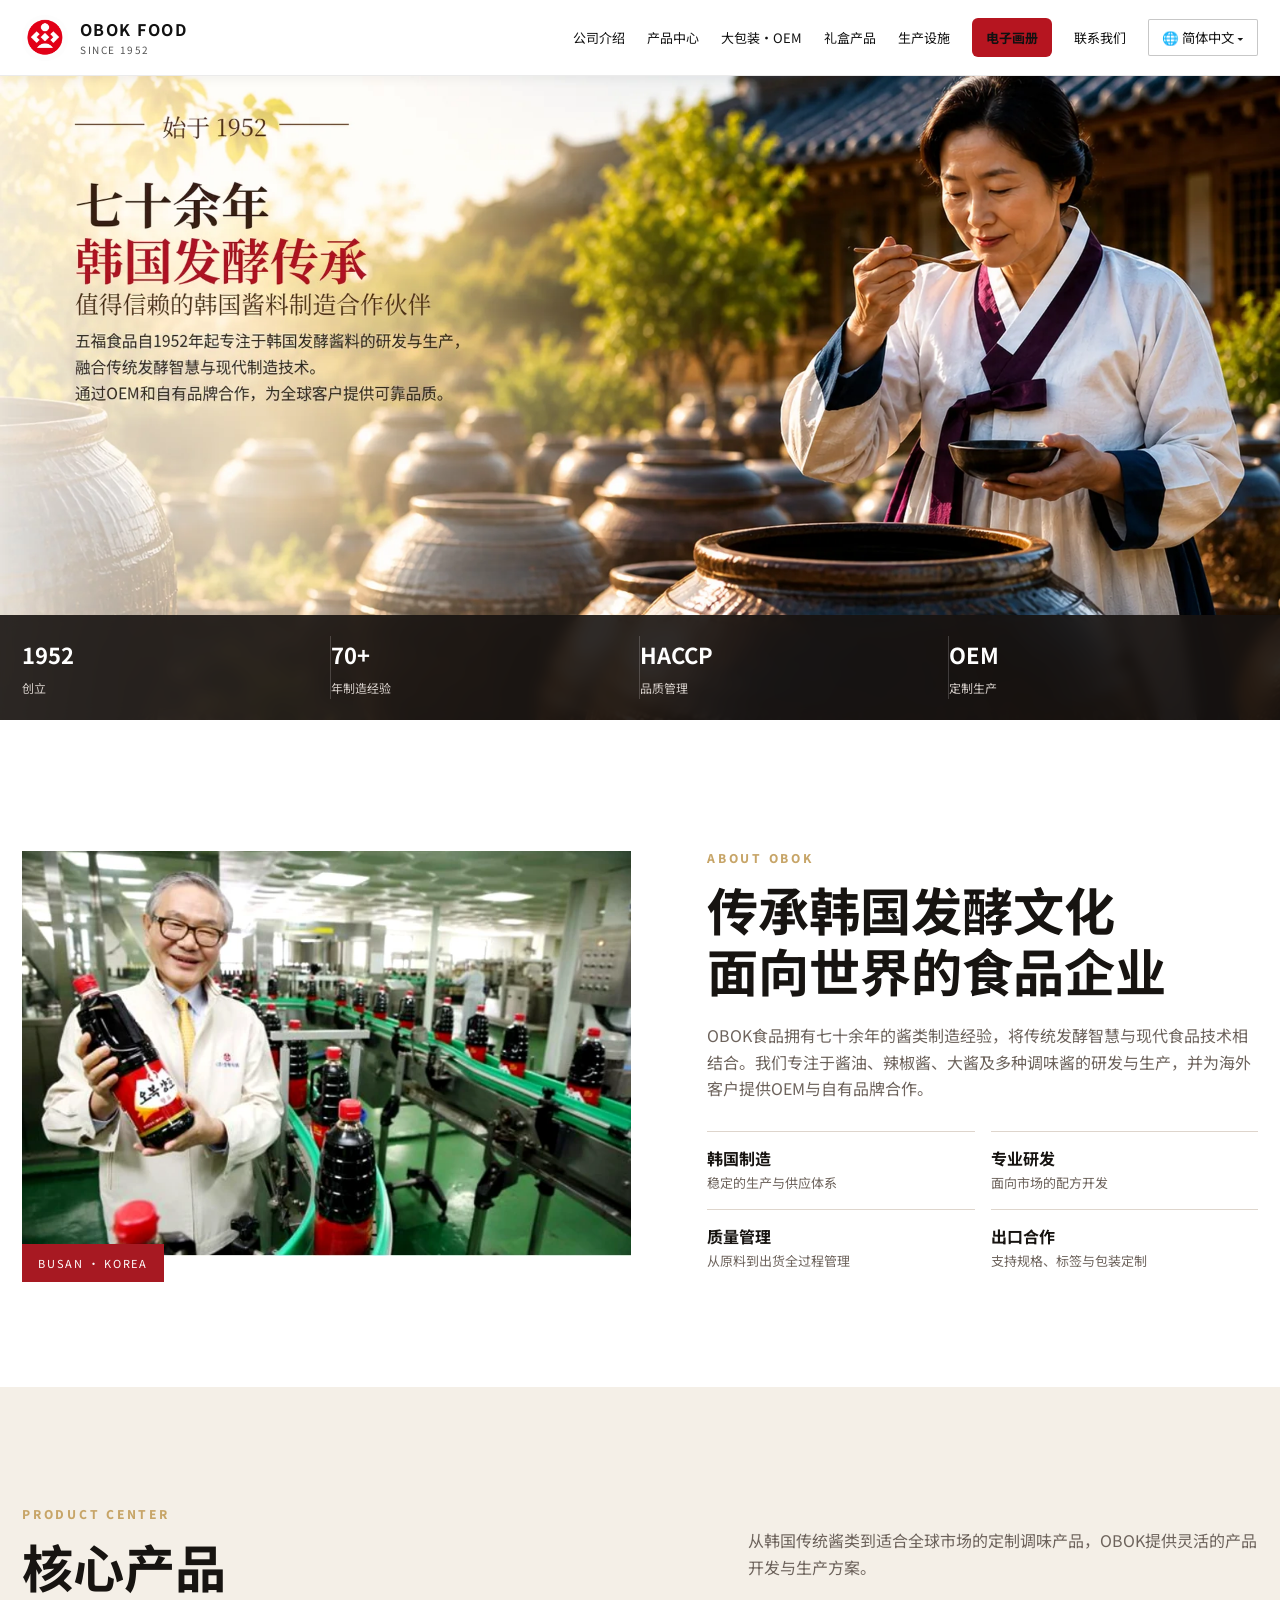
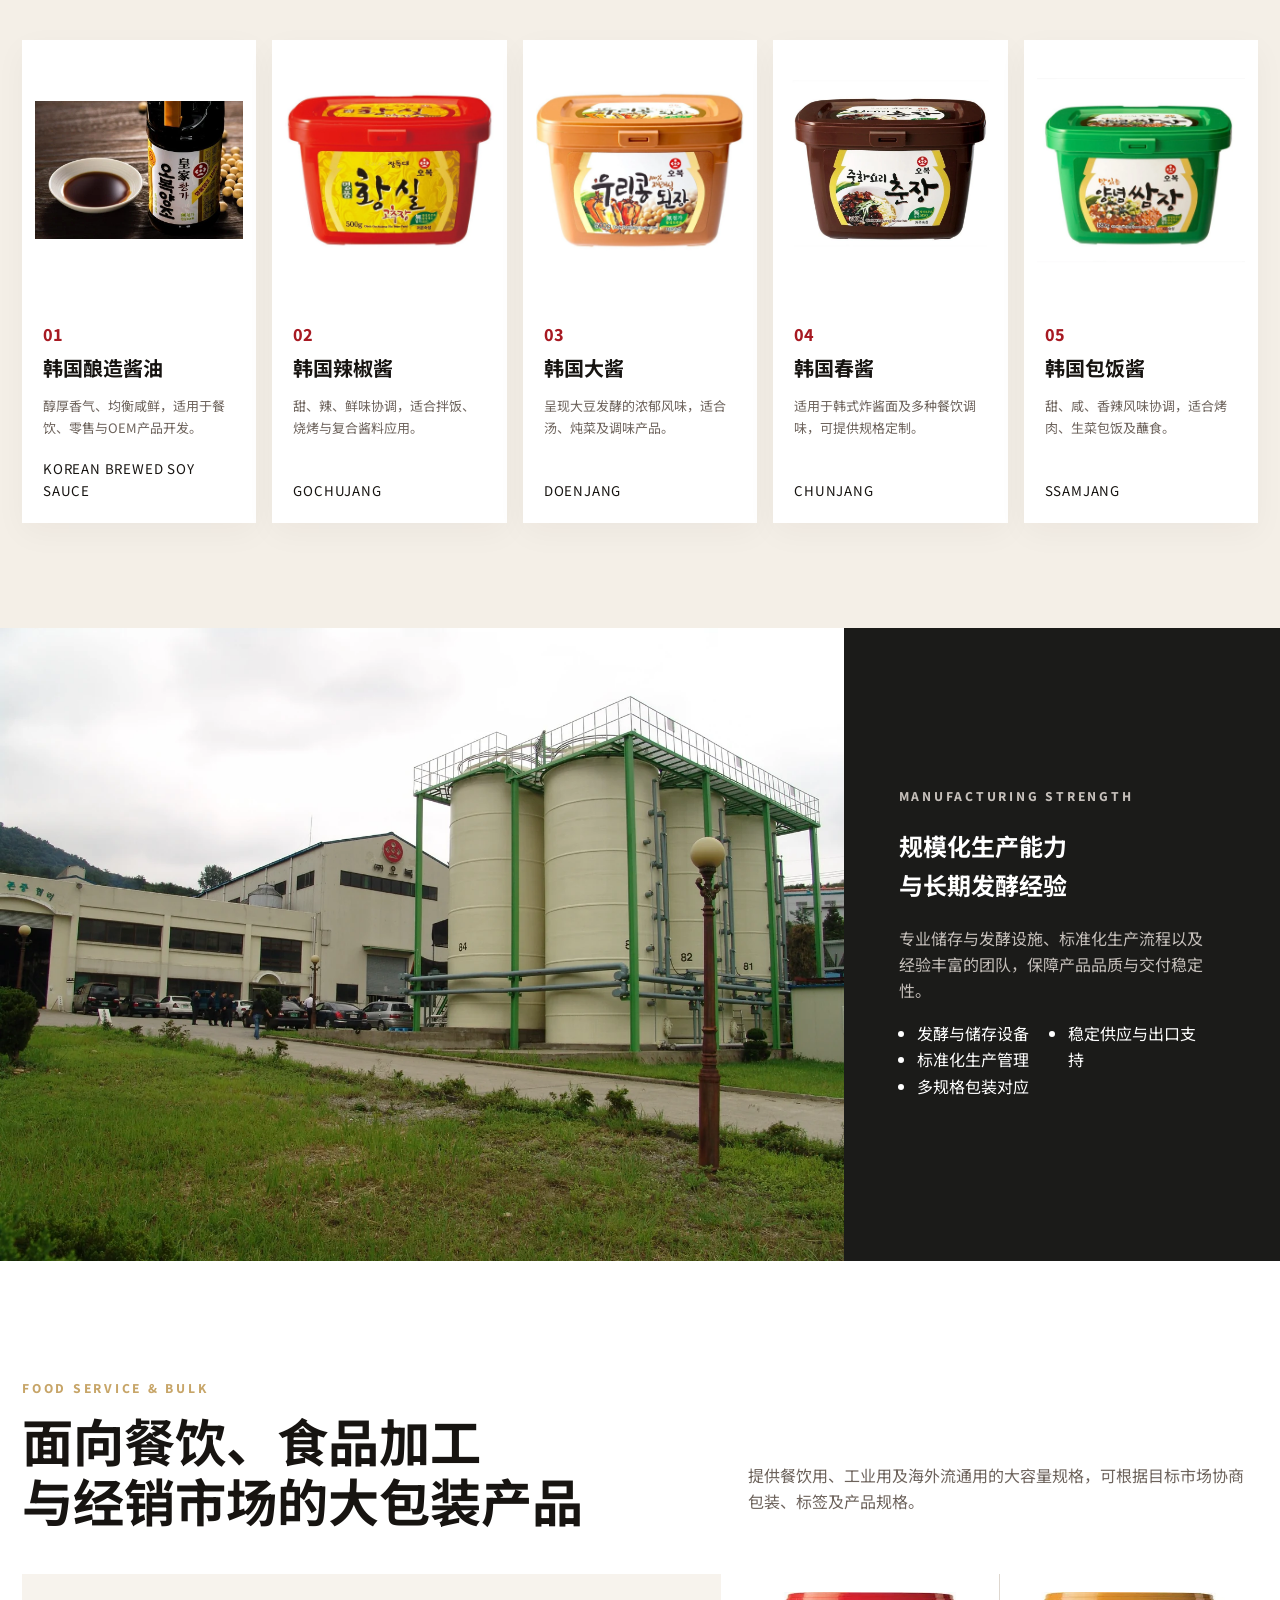
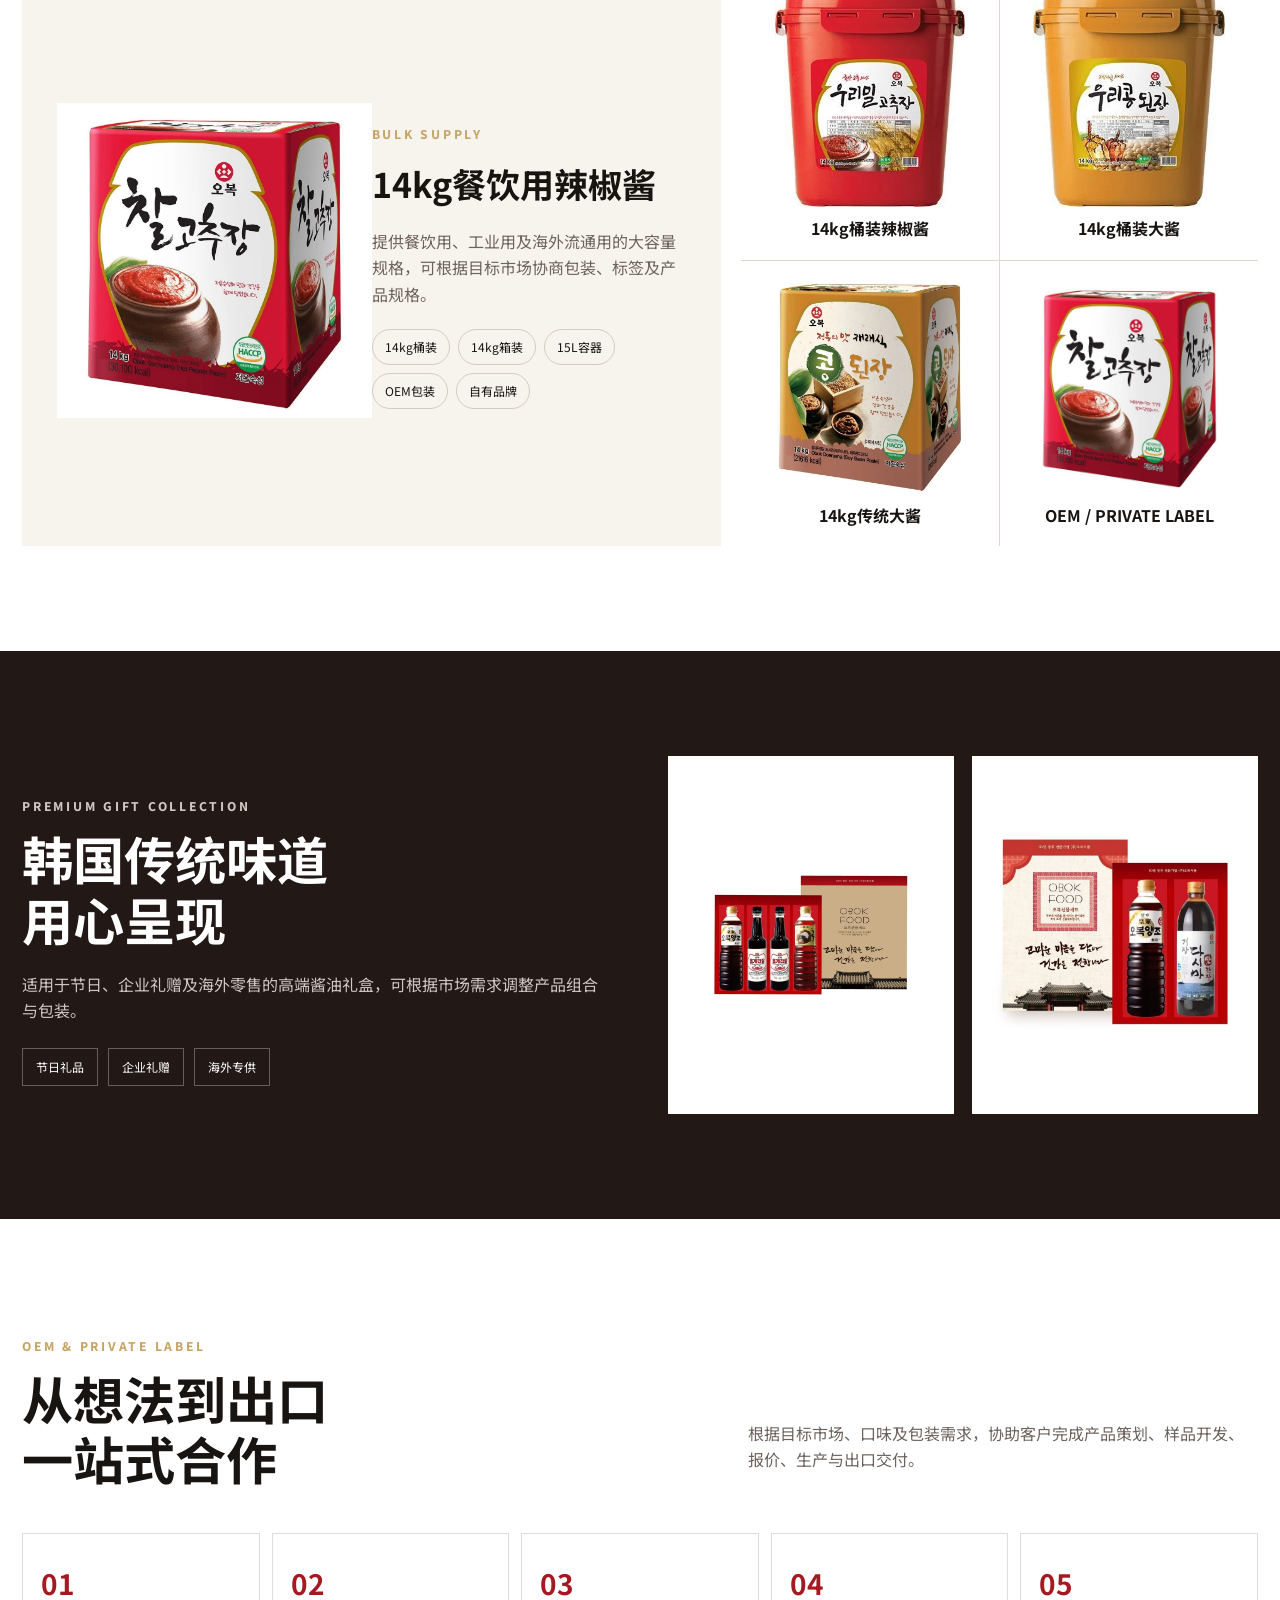
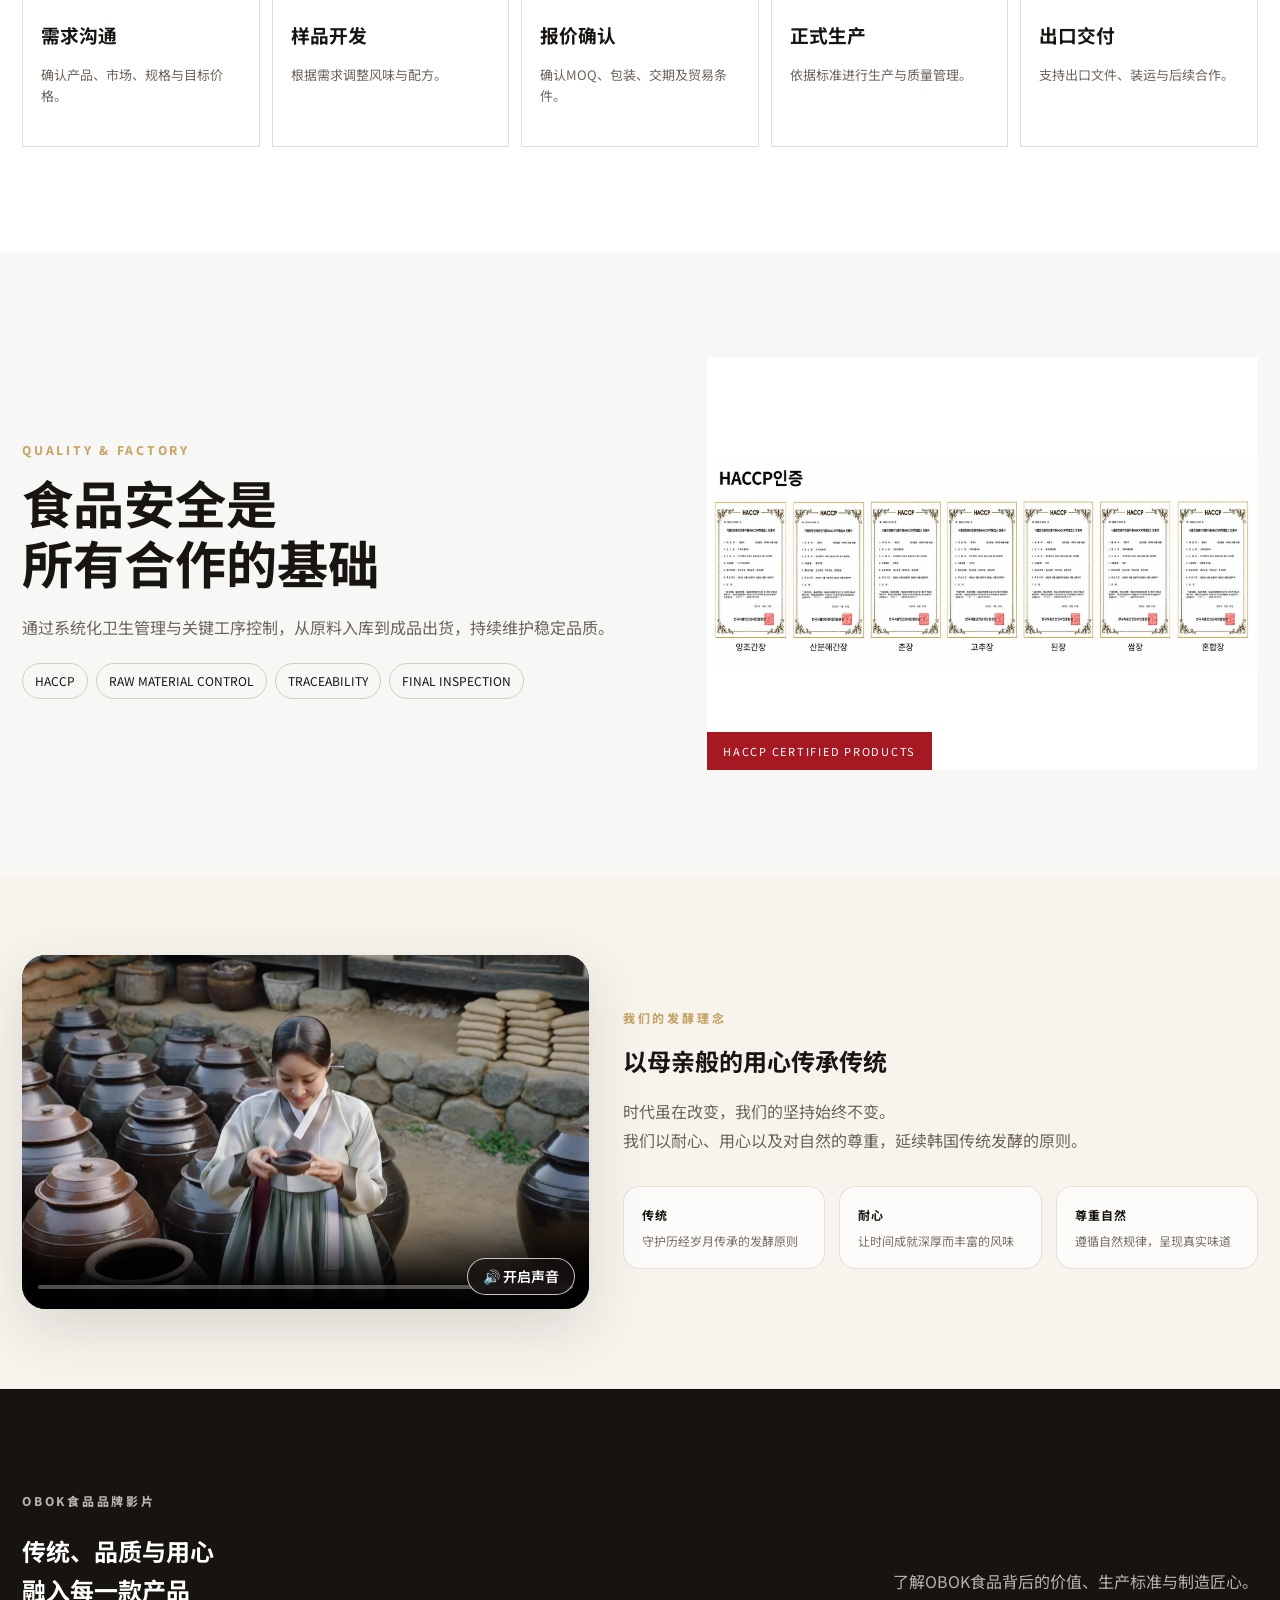
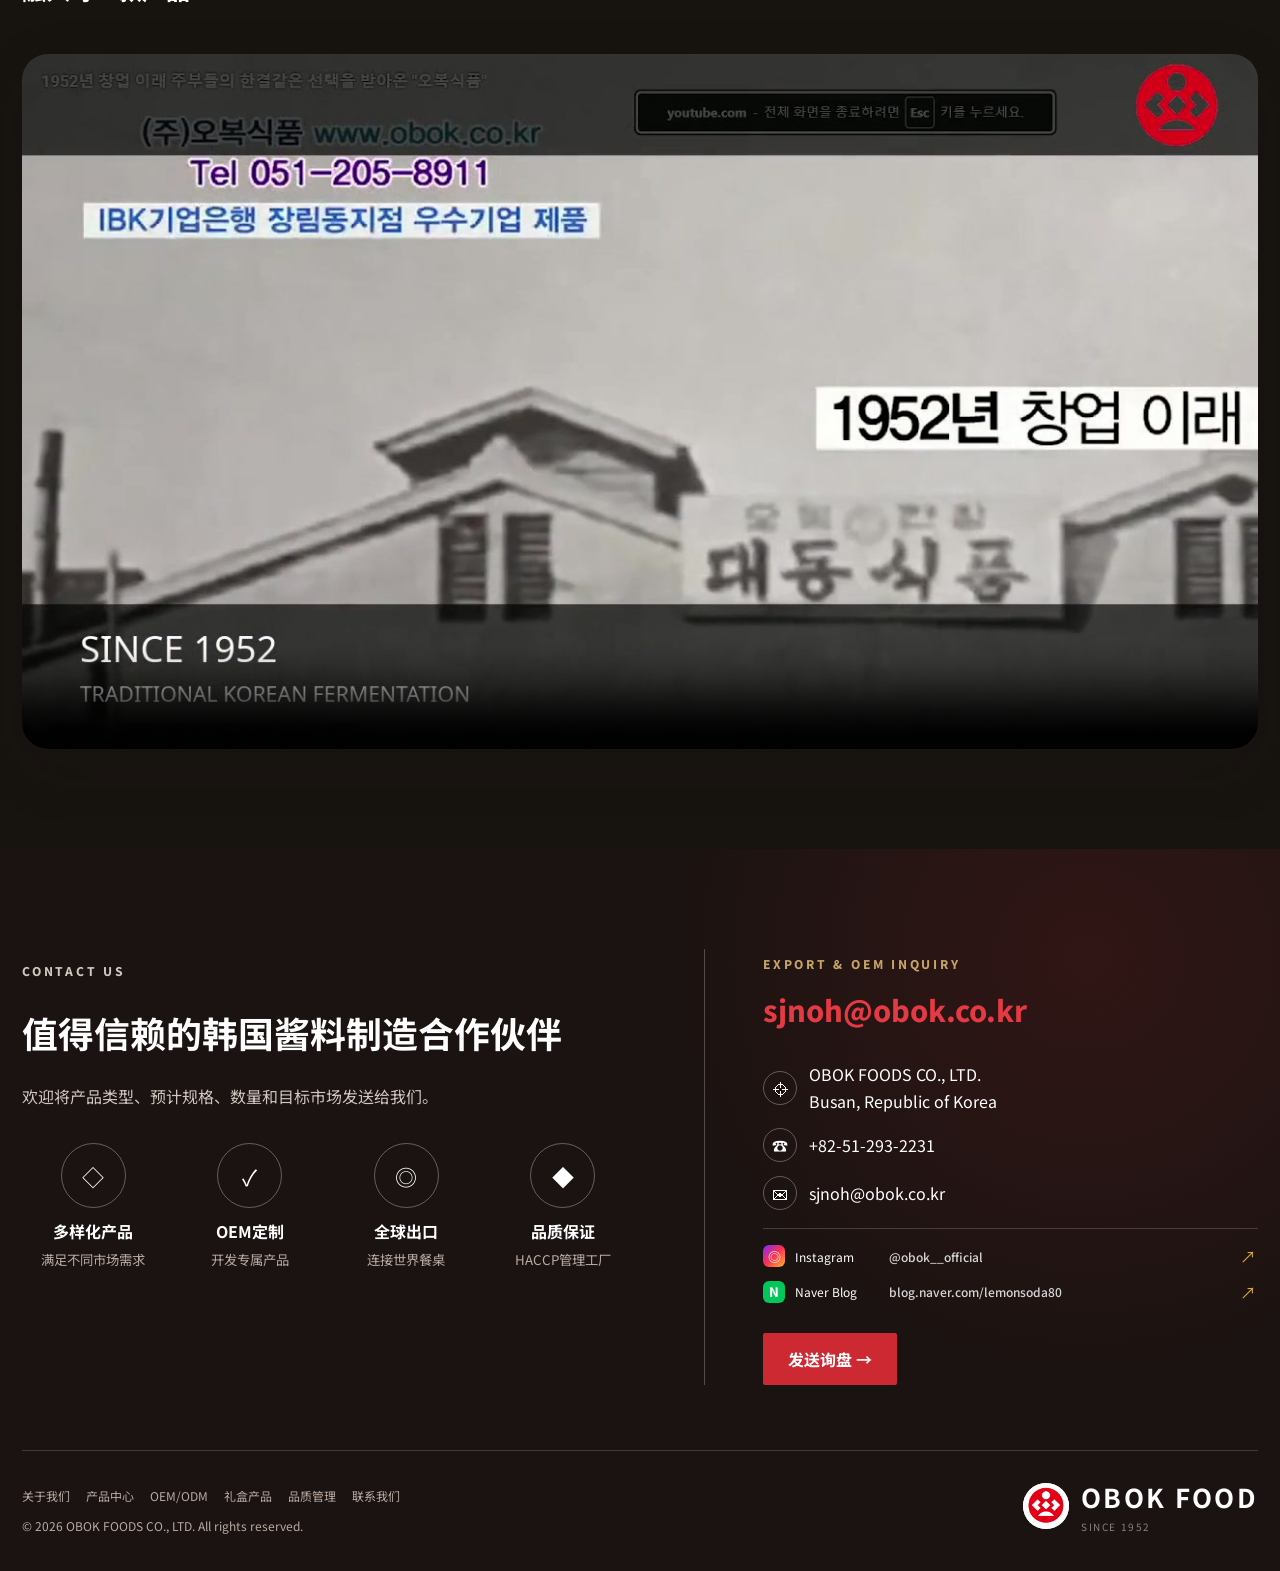
<file: cn/index.html>
<!DOCTYPE html>

<html lang="zh-CN"><head><meta charset="utf-8"/><meta content="width=device-width,initial-scale=1,viewport-fit=cover" name="viewport"/><meta content="#1a1311" name="theme-color"/><title>五福食品 | 韩国酱料制造商 | OEM与自有品牌</title><link href="../assets/style.css" rel="stylesheet"/>
<style id="obok-unified-hero-style">
.hero{min-height:0!important;padding:0!important;display:block!important;background:none!important}
.hero::before,.hero::after{display:none!important}
.hero>.container{width:100%!important;max-width:none!important;padding:0!important}
.obok-main-hero-image{display:block;width:100%;height:auto}
.contact .contact-grid h2{font-size:clamp(26px,2.8vw,38px);line-height:1.18;max-width:760px}
.brand img.logo-mark,.footer-brand img.logo-mark{width:46px;height:46px;object-fit:contain;border-radius:50%;background:#fff}
.photo img{width:100%;height:100%;object-fit:contain;background:#fff}
</style>
<style id="obok-video-section-style">
.obok-philosophy-video-section{padding:80px 0;background:#f7f4ee}.obok-video-grid{display:grid;grid-template-columns:minmax(0,1fr) minmax(0,1.12fr);gap:34px;align-items:center}.obok-video-card{position:relative;overflow:hidden;border-radius:24px;background:#17130f;box-shadow:0 20px 60px rgba(35,25,18,.14)}.obok-video-card video{display:block;width:100%;height:100%;object-fit:cover}.obok-philosophy-video{aspect-ratio:16/10}.obok-video-copy h2{margin:.15em 0 .45em}.obok-video-copy p{line-height:1.85}.obok-values{display:grid;grid-template-columns:repeat(3,1fr);gap:14px;margin-top:30px}.obok-values div{padding:18px;border:1px solid rgba(70,55,40,.13);border-radius:16px;background:rgba(255,255,255,.62)}.obok-values b{display:block;margin-bottom:7px;font-size:12px;letter-spacing:.08em}.obok-values span{display:block;color:#776f68;font-size:12px;line-height:1.5}.obok-brand-film{padding:90px 0 100px;background:#17130f;color:#fff}.obok-brand-film .section-head p{color:rgba(255,255,255,.68)}.obok-brand-film .kicker{color:#d8b46a}.obok-brand-video{margin-top:34px;aspect-ratio:16/9;border-radius:26px}.obok-brand-video video{object-fit:contain}@media(max-width:900px){.obok-video-grid{grid-template-columns:1fr}.obok-values{grid-template-columns:1fr}}@media(max-width:600px){.obok-philosophy-video-section,.obok-brand-film{padding:58px 0}.obok-video-card{border-radius:17px}.contact .contact-grid h2{font-size:28px}}
</style>
<style id="obok-final-polish">
html{scroll-behavior:smooth}
section[id]{scroll-margin-top:88px}
.hero{position:relative}
.hero .container{position:relative}
.hero-cta-overlay{position:absolute;inset:0;z-index:5;pointer-events:none}
.hero-cta-overlay a{position:absolute;display:block;pointer-events:auto;border-radius:8px;outline-offset:4px}
.hero-cta-overlay a:focus-visible{outline:3px solid #ffd86b;background:rgba(255,216,107,.16)}
.hero-contact-link{left:33.3%;top:80.5%;width:12%;height:7.2%}
.hero-products-link{left:46.1%;top:80.5%;width:16%;height:7.2%}
.gift-gallery{display:grid!important;grid-template-columns:repeat(2,minmax(0,1fr))!important;gap:18px!important;align-items:stretch!important}
.gift-gallery img{display:block!important;width:100%!important;height:100%!important;aspect-ratio:4/5!important;object-fit:contain!important;object-position:center!important;padding:18px!important;box-sizing:border-box!important;background:#fff!important}
.nav a.is-active{color:#d8b46a!important}
@media(max-width:900px){section[id]{scroll-margin-top:72px}}
@media(max-width:600px){
  .gift-gallery{gap:10px!important}
  .gift-gallery img{padding:9px!important}
  .hero-contact-link{left:33%;top:80%;width:12.8%;height:8%}
  .hero-products-link{left:45.8%;top:80%;width:16.8%;height:8%}
}
 .nav a[href="/brochure/"]{
  background:#b61520;
  color:#fff !important;
  padding:9px 14px;
  border-radius:6px;
  font-weight:700;
  transition:all .2s ease;
}

.nav a[href="/brochure/"]:hover{
  background:#94111a;
  color:#fff !important;
  transform:translateY(-1px);
} 
</style>
<style id="obok-mobile-hero-gap-fix">
@media (max-width: 768px){
  .hero{
    height:auto !important;
    min-height:0 !important;
    padding:0 !important;
    display:block !important;
  }

  .hero > .container{
    height:auto !important;
    min-height:0 !important;
    margin:0 !important;
    padding:0 !important;
  }

  .obok-main-hero-image{
    display:block !important;
    width:100% !important;
    height:auto !important;
    margin:0 !important;
  }

  .hero .stats{
    position:static !important;
    inset:auto !important;
    transform:none !important;
    margin:0 !important;
  }
}
</style>
<style id="obok-video-sound-style">
.obok-philosophy-video{position:relative}
.obok-sound-toggle{
  position:absolute;
  right:14px;
  bottom:14px;
  z-index:5;
  border:1px solid rgba(255,255,255,.75);
  border-radius:999px;
  padding:10px 15px;
  background:rgba(25,20,18,.72);
  color:#fff;
  font:600 14px/1.1 Arial,sans-serif;
  cursor:pointer;
  backdrop-filter:blur(6px);
  -webkit-backdrop-filter:blur(6px);
}
.obok-sound-toggle:focus-visible{outline:3px solid #fff;outline-offset:2px}
@media(max-width:768px){
  .obok-sound-toggle{right:10px;bottom:10px;padding:9px 12px;font-size:13px}
}
</style>
<style id="obok-final-white-header-style">
.header{background:#fff!important;color:#111!important;border-bottom:1px solid rgba(0,0,0,.08)!important;box-shadow:0 2px 12px rgba(0,0,0,.06)!important}
.header .brand span b,.header .brand span small{color:#111!important;text-shadow:none!important}
.header .nav>a,.header .lang{color:#111!important;text-shadow:none!important}
.header .nav>a:hover,.header .nav>a.active{color:#b88a2a!important}
.header .lang{border-color:rgba(0,0,0,.22)!important;background:#fff!important}
.header .menu{color:#111!important}
.hero{margin-top:0!important;background:#fff!important}
.obok-main-hero-image{display:block;width:100%!important;height:auto!important;object-fit:cover!important}
.hero-cta-overlay{display:none!important}
@media(max-width:900px){.header{background:#fff!important}.nav{background:#fff!important}.nav a,.lang{color:#111!important}}
</style>
<meta content="始于1952年的韩国酱油与发酵酱料制造商，提供HACCP管理的OEM及自有品牌生产服务。" name="description"/><meta content="index, follow, max-image-preview:large, max-snippet:-1, max-video-preview:-1" name="robots"/><meta content="index, follow" name="googlebot"/><meta content="9da4c206c8c1f98967bfab53ee171966640bceee" name="naver-site-verification"/><link href="https://obokfoods.com/favicon.ico" rel="icon" type="image/x-icon"/><link href="https://obokfoods.com/assets/favicon-32x32.png" rel="icon" sizes="32x32" type="image/png"/><link href="https://obokfoods.com/assets/apple-touch-icon.png" rel="apple-touch-icon" sizes="180x180"/><link href="https://obokfoods.com/site.webmanifest" rel="manifest"/><meta content="website" property="og:type"/><meta content="OBOK Foods" property="og:site_name"/><meta content="五福食品 | 韩国酱料制造商 | OEM与自有品牌" property="og:title"/><meta content="始于1952年的韩国酱油与发酵酱料制造商，提供HACCP管理的OEM及自有品牌生产服务。" property="og:description"/><meta content="https://obokfoods.com/cn/" property="og:url"/><meta content="https://obokfoods.com/assets/obok-hero-cn.png" property="og:image"/><meta content="OBOK Foods Korean fermented sauce manufacturer" property="og:image:alt"/><meta content="zh_CN" property="og:locale"/><meta content="summary_large_image" name="twitter:card"/><meta content="五福食品 | 韩国酱料制造商 | OEM与自有品牌" name="twitter:title"/><meta content="始于1952年的韩国酱油与发酵酱料制造商，提供HACCP管理的OEM及自有品牌生产服务。" name="twitter:description"/><meta content="https://obokfoods.com/assets/obok-hero-cn.png" name="twitter:image"/><script id="obok-organization-schema" type="application/ld+json">{
  "@context": "https://schema.org",
  "@type": "Organization",
  "name": "OBOK Foods",
  "alternateName": "O'BOK Foods",
  "url": "https://obokfoods.com/",
  "logo": "https://obokfoods.com/assets/obok-logo.png",
  "email": "sjnoh@obok.co.kr",
  "description": "1952년 설립된 오복식품은 간장, 고추장, 된장 및 다양한 소스를 제조하며 HACCP 기반 OEM·PB 생산과 수출을 지원합니다.",
  "foundingDate": "1952",
  "address": {
    "@type": "PostalAddress",
    "addressCountry": "KR"
  },
  "contactPoint": {
    "@type": "ContactPoint",
    "contactType": "sales",
    "email": "sjnoh@obok.co.kr",
    "availableLanguage": [
      "Korean",
      "English",
      "Chinese",
      "Russian",
      "Spanish"
    ]
  }
}</script><script id="obok-website-schema" type="application/ld+json">{
  "@context": "https://schema.org",
  "@type": "WebSite",
  "name": "OBOK Foods",
  "url": "https://obokfoods.com/",
  "inLanguage": [
    "ko",
    "en",
    "zh-CN",
    "ru",
    "es"
  ]
}</script>
<!-- Google tag (gtag.js) -->
<script async="" src="https://www.googletagmanager.com/gtag/js?id=G-Y15YXB2DE8"></script>
<script>
  window.dataLayer = window.dataLayer || [];
  function gtag(){dataLayer.push(arguments);}
  gtag('js', new Date());
  gtag('config', 'G-Y15YXB2DE8');
</script>
<link href="https://obokfoods.com/cn/" rel="canonical"/><link href="https://obokfoods.com/" hreflang="ko" rel="alternate"/><link href="https://obokfoods.com/en/" hreflang="en" rel="alternate"/><link href="https://obokfoods.com/cn/" hreflang="zh-CN" rel="alternate"/><link href="https://obokfoods.com/ru/" hreflang="ru" rel="alternate"/><link href="https://obokfoods.com/es/" hreflang="es" rel="alternate"/><link href="https://obokfoods.com/en/" hreflang="x-default" rel="alternate"/>
<style id="obok-v22-responsive-ratio-fix">
/* V22: one consistent media-ratio policy across desktop, tablet and mobile */
.hero{height:auto!important;min-height:0!important;overflow:visible!important;background:#fff!important;padding:0!important}
.hero>.container{width:100%!important;max-width:none!important;margin:0!important;padding:0!important}
.obok-main-hero-image{display:block!important;width:100%!important;height:auto!important;aspect-ratio:16/9!important;object-fit:cover!important;object-position:center center!important}
.product-image img{width:100%!important;height:100%!important;object-fit:contain!important;object-position:center!important;padding:13px!important}
.product-card:first-child .product-image img{object-fit:contain!important;padding:13px!important}
.photo img{width:100%!important;height:auto!important;aspect-ratio:4/3!important;object-fit:contain!important;object-position:center!important;background:#fff!important}
.obok-video-card video,.obok-brand-video video{width:100%!important;height:100%!important}
.obok-brand-video{aspect-ratio:16/9!important}
@media(max-width:768px){
 .hero,.hero>.container{height:auto!important;min-height:0!important}
 .obok-main-hero-image{width:100%!important;height:auto!important;aspect-ratio:16/9!important;object-fit:cover!important}
 .hero .stats{position:static!important}
}
</style>
<link rel="preconnect" href="https://fonts.googleapis.com">
<link rel="preconnect" href="https://fonts.gstatic.com" crossorigin>
<link href="https://fonts.googleapis.com/css2?family=Noto+Sans+SC:wght@400;500;600;700;800&display=swap" rel="stylesheet">
<style>html,body,button,input,textarea,select{font-family:"Noto Sans SC",sans-serif!important} h1,h2,h3,h4,h5,h6{font-family:"Noto Sans SC",sans-serif!important}</style>

<style id="obok-mobile-hero-no-crop-fix">
/* Mobile: show the complete 16:9 hero artwork without cropping either side. */
@media(max-width:768px){
  .hero{height:auto!important;min-height:0!important;overflow:visible!important;background:#fff!important;padding:0!important}
  .hero>.container{width:100%!important;max-width:none!important;height:auto!important;min-height:0!important;margin:0!important;padding:0!important;overflow:visible!important}
  .obok-main-hero-image{
    display:block!important;width:100%!important;height:auto!important;max-height:none!important;
    aspect-ratio:auto!important;object-fit:contain!important;object-position:center center!important;
    margin:0!important;background:#fff!important
  }
  .hero .stats{position:static!important;inset:auto!important;transform:none!important;margin:0!important}
  .hero-cta-overlay{display:none!important}
}
</style>

<style id="obok-mobile-fixed-header-offset-fix">
/* Mobile/tablet: the global header is fixed, so keep the hero artwork below it.
   Without this offset, the top of the hero (headline and subject's face) is hidden behind the header. */
@media (max-width:980px){
  main#top{padding-top:76px!important;}
}
@media (max-width:600px){
  main#top{padding-top:68px!important;}
}
</style>
</head><body>
<header class="header"><a class="brand" href="#top"><img alt="OBOK logo" class="logo-mark" decoding="async" loading="lazy" src="../assets/obok-logo.png"/><span><b>OBOK FOOD</b><small>SINCE 1952</small></span></a><button aria-label="Menu" class="menu">☰</button><nav class="nav"><a href="#about">公司介绍</a><a href="#products">产品中心</a><a href="#bulk">大包装·OEM</a><a href="#gifts">礼盒产品</a><a href="#quality">生产设施</a><a href="/brochure/">电子画册</a><a href="#contact">联系我们</a><div class="lang-wrap"><button class="lang">🌐 简体中文 ▾</button><div class="lang-menu"><a data-language="ko" href="https://obokfoods.com/">한국어</a><a data-language="en" href="https://obokfoods.com/en/">English</a><a data-language="cn" href="https://obokfoods.com/cn/">简体中文</a><a data-language="ru" href="https://obokfoods.com/ru/">Русский</a><a data-language="es" href="https://obokfoods.com/es/">Español</a></div></div></nav></header>
<main id="top"><section class="hero"><div class="container"><img alt="五福食品——七十余年韩国发酵传承" class="obok-main-hero-image" src="../assets/obok-hero-cn-v22.webp"/></div><div class="stats"><div class="stat"><b>1952</b><span>创立</span></div><div class="stat"><b>70+</b><span>年制造经验</span></div><div class="stat"><b>HACCP</b><span>品质管理</span></div><div class="stat"><b>OEM</b><span>定制生产</span></div></div></section>
<section class="section" id="about"><div class="container split"><div class="photo reveal"><img alt="OBOK Foods" decoding="async" loading="lazy" src="../assets/obok-representative-production.webp"/><span class="photo-tag">BUSAN · KOREA</span></div><div class="reveal"><p class="kicker">ABOUT OBOK</p><h2>传承韩国发酵文化<br/>面向世界的食品企业</h2><p class="muted">OBOK食品拥有七十余年的酱类制造经验，将传统发酵智慧与现代食品技术相结合。我们专注于酱油、辣椒酱、大酱及多种调味酱的研发与生产，并为海外客户提供OEM与自有品牌合作。</p><div class="facts"><div><b>韩国制造</b><span>稳定的生产与供应体系</span></div><div><b>专业研发</b><span>面向市场的配方开发</span></div><div><b>质量管理</b><span>从原料到出货全过程管理</span></div><div><b>出口合作</b><span>支持规格、标签与包装定制</span></div></div></div></div></section>
<section class="section products" id="products"><div class="container"><div class="section-head reveal"><div><p class="kicker">PRODUCT CENTER</p><h2>核心产品</h2></div><p>从韩国传统酱类到适合全球市场的定制调味产品，OBOK提供灵活的产品开发与生产方案。</p></div><div class="product-grid"><article class="product-card reveal"><div class="product-image"><img alt="韩国酿造酱油" decoding="async" loading="lazy" src="../assets/soy.webp"/></div><div class="product-body"><span class="num">01</span><h3>韩国酿造酱油</h3><p>醇厚香气、均衡咸鲜，适用于餐饮、零售与OEM产品开发。</p><small>KOREAN BREWED SOY SAUCE</small></div></article><article class="product-card reveal"><div class="product-image"><img alt="韩国辣椒酱" decoding="async" loading="lazy" src="../assets/gochujang.webp"/></div><div class="product-body"><span class="num">02</span><h3>韩国辣椒酱</h3><p>甜、辣、鲜味协调，适合拌饭、烧烤与复合酱料应用。</p><small>GOCHUJANG</small></div></article><article class="product-card reveal"><div class="product-image"><img alt="韩国大酱" decoding="async" loading="lazy" src="../assets/doenjang.webp"/></div><div class="product-body"><span class="num">03</span><h3>韩国大酱</h3><p>呈现大豆发酵的浓郁风味，适合汤、炖菜及调味产品。</p><small>DOENJANG</small></div></article><article class="product-card reveal"><div class="product-image"><img alt="韩国春酱" decoding="async" loading="lazy" src="../assets/chunjang.webp"/></div><div class="product-body"><span class="num">04</span><h3>韩国春酱</h3><p>适用于韩式炸酱面及多种餐饮调味，可提供规格定制。</p><small>CHUNJANG</small></div></article><article class="product-card reveal"><div class="product-image"><img alt="韩国包饭酱" decoding="async" loading="lazy" src="../assets/ssamjang.webp"/></div><div class="product-body"><span class="num">05</span><h3>韩国包饭酱</h3><p>甜、咸、香辣风味协调，适合烤肉、生菜包饭及蘸食。</p><small>SSAMJANG</small></div></article></div></div></section>
<section class="factory-band"><div class="reveal"><img alt="OBOK factory" decoding="async" loading="lazy" src="../assets/factory.webp"/></div><div class="factory-copy reveal"><p class="kicker">MANUFACTURING STRENGTH</p><h2>规模化生产能力<br/>与长期发酵经验</h2><p>专业储存与发酵设施、标准化生产流程以及经验丰富的团队，保障产品品质与交付稳定性。</p><ul><li>发酵与储存设备</li><li>标准化生产管理</li><li>多规格包装对应</li><li>稳定供应与出口支持</li></ul></div></section>
<section class="section" id="bulk"><div class="container"><div class="section-head reveal"><div><p class="kicker">FOOD SERVICE &amp; BULK</p><h2>面向餐饮、食品加工<br/>与经销市场的大包装产品</h2></div><p>提供餐饮用、工业用及海外流通用的大容量规格，可根据目标市场协商包装、标签及产品规格。</p></div><div class="bulk-grid"><article class="bulk-main reveal"><img alt="14 kg gochujang" decoding="async" loading="lazy" src="../assets/bulk-gochujang-box.webp"/><div class="bulk-copy"><p class="kicker">BULK SUPPLY</p><h3>14kg餐饮用辣椒酱</h3><p class="muted">提供餐饮用、工业用及海外流通用的大容量规格，可根据目标市场协商包装、标签及产品规格。</p><div class="chips"><span>14kg桶装</span><span>14kg箱装</span><span>15L容器</span><span>OEM包装</span><span>自有品牌</span></div></div></article><div class="bulk-side reveal"><div class="bulk-item"><img decoding="async" loading="lazy" src="../assets/bulk-gochujang-pail.webp"/><b>14kg桶装辣椒酱</b></div><div class="bulk-item"><img decoding="async" loading="lazy" src="../assets/bulk-doenjang-pail.webp"/><b>14kg桶装大酱</b></div><div class="bulk-item"><img decoding="async" loading="lazy" src="../assets/bulk-doenjang-box.webp"/><b>14kg传统大酱</b></div><div class="bulk-item"><img decoding="async" loading="lazy" src="../assets/bulk-gochujang-box.webp"/><b>OEM / PRIVATE LABEL</b></div></div></div></div></section>
<section class="section gift" id="gifts"><div class="container gift-grid"><div class="reveal"><p class="kicker">PREMIUM GIFT COLLECTION</p><h2>韩国传统味道<br/>用心呈现</h2><p>适用于节日、企业礼赠及海外零售的高端酱油礼盒，可根据市场需求调整产品组合与包装。</p><div class="gift-list"><span>节日礼品</span><span>企业礼赠</span><span>海外专供</span></div></div><div class="gift-gallery reveal"><img alt="OBOK gift set" decoding="async" loading="lazy" src="../assets/gift-premium.webp"/><img alt="OBOK gift set" decoding="async" loading="lazy" src="../assets/gift-duo.webp"/></div></div></section>
<section class="section" id="oem"><div class="container"><div class="section-head reveal"><div><p class="kicker">OEM &amp; PRIVATE LABEL</p><h2>从想法到出口<br/>一站式合作</h2></div><p>根据目标市场、口味及包装需求，协助客户完成产品策划、样品开发、报价、生产与出口交付。</p></div><div class="process"><div class="step reveal"><strong>01</strong><h3>需求沟通</h3><p>确认产品、市场、规格与目标价格。</p></div><div class="step reveal"><strong>02</strong><h3>样品开发</h3><p>根据需求调整风味与配方。</p></div><div class="step reveal"><strong>03</strong><h3>报价确认</h3><p>确认MOQ、包装、交期及贸易条件。</p></div><div class="step reveal"><strong>04</strong><h3>正式生产</h3><p>依据标准进行生产与质量管理。</p></div><div class="step reveal"><strong>05</strong><h3>出口交付</h3><p>支持出口文件、装运与后续合作。</p></div></div></div></section>
<section class="section quality" id="quality"><div class="container split"><div class="reveal"><p class="kicker">QUALITY &amp; FACTORY</p><h2>食品安全是<br/>所有合作的基础</h2><p class="muted">通过系统化卫生管理与关键工序控制，从原料入库到成品出货，持续维护稳定品质。</p><div class="chips"><span>HACCP</span><span>RAW MATERIAL CONTROL</span><span>TRACEABILITY</span><span>FINAL INSPECTION</span></div></div><div class="photo reveal"><img alt="OBOK HACCP certificates" decoding="async" loading="lazy" src="../assets/haccp-certificates.jpg"/><span class="photo-tag">HACCP CERTIFIED PRODUCTS</span></div></div></section>
<section class="obok-philosophy-video-section" id="philosophy"><div class="container obok-video-grid">
<div class="obok-video-card obok-philosophy-video reveal"><video autoplay="" controls="" loop="" muted="" playsinline="" poster="../assets/philosophy-poster.jpg" preload="metadata"><source src="../assets/fermentation-philosophy.mp4" type="video/mp4"/></video><button aria-pressed="false" class="obok-sound-toggle" data-off-label="🔇 静音" data-on-label="🔊 开启声音" type="button">🔊 开启声音</button></div>
<div class="obok-video-copy reveal"><p class="kicker">我们的发酵理念</p><h2>以母亲般的用心传承传统</h2><p class="muted">时代虽在改变，我们的坚持始终不变。<br/>我们以耐心、用心以及对自然的尊重，延续韩国传统发酵的原则。</p><div class="obok-values"><div><b>传统</b><span>守护历经岁月传承的发酵原则</span></div><div><b>耐心</b><span>让时间成就深厚而丰富的风味</span></div><div><b>尊重自然</b><span>遵循自然规律，呈现真实味道</span></div></div></div>
</div></section>
<section class="obok-brand-film" id="brand-film"><div class="container">
<div class="section-head reveal"><div><p class="kicker">OBOK食品品牌影片</p><h2>传统、品质与用心<br/>融入每一款产品</h2></div><p>了解OBOK食品背后的价值、生产标准与制造匠心。</p></div>
<div class="obok-video-card obok-brand-video reveal"><video controls="" playsinline="" poster="../assets/brand-film-poster.jpg" preload="metadata"><source src="../assets/obok-brand-film.mp4" type="video/mp4"/></video></div>
</div></section><section class="contact" id="contact"><div class="container"><div class="contact-grid reveal"><div><p class="kicker">CONTACT US</p><h2>值得信赖的韩国酱料制造合作伙伴</h2><p>欢迎将产品类型、预计规格、数量和目标市场发送给我们。</p><div class="benefits"><div class="benefit"><i>◇</i><b>多样化产品</b><small>满足不同市场需求</small></div><div class="benefit"><i>✓</i><b>OEM定制</b><small>开发专属产品</small></div><div class="benefit"><i>◎</i><b>全球出口</b><small>连接世界餐桌</small></div><div class="benefit"><i>◆</i><b>品质保证</b><small>HACCP管理工厂</small></div></div></div><div class="contact-info"><span class="kicker">Export &amp; OEM Inquiry</span><a class="mail" href="mailto:sjnoh@obok.co.kr">sjnoh@obok.co.kr</a><div class="details"><div><i>⌖</i><span>OBOK FOODS CO., LTD.<br/>Busan, Republic of Korea</span></div><div><i>☎</i><span>+82-51-293-2231</span></div><div><i>✉</i><span>sjnoh@obok.co.kr</span></div></div><div class="obok-social-links">
          <a href="https://www.instagram.com/obok__official?utm_source=qr" target="_blank" rel="noopener noreferrer"><span class="social-badge instagram">◎</span><span>Instagram</span><b>@obok__official</b><span class="external">↗</span></a>
          <a href="https://blog.naver.com/lemonsoda80" target="_blank" rel="noopener noreferrer"><span class="social-badge naver">N</span><span>Naver Blog</span><b>blog.naver.com/lemonsoda80</b><span class="external">↗</span></a>
        </div><div class="actions"><a class="btn btn-primary" href="mailto:sjnoh@obok.co.kr?subject=OBOK%20Export%20and%20OEM%20Inquiry">发送询盘 →</a></div></div></div><footer class="footer"><div><nav class="footer-links"><a href="#about">关于我们</a><a href="#products">产品中心</a><a href="#oem">OEM/ODM</a><a href="#gifts">礼盒产品</a><a href="#quality">品质管理</a><a href="#contact">联系我们</a></nav><div>© <span id="year"></span> OBOK FOODS CO., LTD. All rights reserved.</div></div><div class="footer-brand"><img alt="OBOK logo" class="logo-mark" decoding="async" loading="lazy" src="../assets/obok-logo.png"/><span><b>OBOK FOOD</b><small>SINCE 1952</small></span></div></footer></div></section></main><script src="../assets/main.js"></script>
<script id="obok-final-navigation">
document.addEventListener('DOMContentLoaded',function(){
  const header=document.querySelector('.header');
  const menuButton=document.querySelector('.menu');
  const nav=document.querySelector('.nav');

  document.querySelectorAll('a[href^="#"]').forEach(function(link){
    link.addEventListener('click',function(event){
      const id=this.getAttribute('href');
      if(!id||id==='#')return;
      const target=document.querySelector(id);
      if(!target)return;
      event.preventDefault();
      const headerHeight=header?header.offsetHeight:0;
      const y=target.getBoundingClientRect().top+window.scrollY-headerHeight;
      window.scrollTo({top:y,behavior:'smooth'});
      if(nav)nav.classList.remove('open');
      if(menuButton)menuButton.setAttribute('aria-expanded','false');
    });
  });

  const sections=Array.from(document.querySelectorAll('main section[id]'));
  const navLinks=Array.from(document.querySelectorAll('.nav > a[href^="#"]'));
  if('IntersectionObserver' in window&&sections.length){
    const observer=new IntersectionObserver(function(entries){
      const visible=entries.filter(e=>e.isIntersecting).sort((a,b)=>b.intersectionRatio-a.intersectionRatio)[0];
      if(!visible)return;
      navLinks.forEach(function(link){
        link.classList.toggle('is-active',link.getAttribute('href')==='#'+visible.target.id);
      });
    },{rootMargin:'-25% 0px -60% 0px',threshold:[0.05,0.2,0.5]});
    sections.forEach(section=>observer.observe(section));
  }
});
</script>
<script id="obok-video-sound-script">
document.addEventListener('DOMContentLoaded', function () {
  document.querySelectorAll('.obok-philosophy-video').forEach(function(card){
    const video = card.querySelector('video');
    const button = card.querySelector('.obok-sound-toggle');
    if (!video || !button) return;

    const onLabel = button.dataset.onLabel;
    const offLabel = button.dataset.offLabel;

    button.addEventListener('click', async function () {
      video.muted = !video.muted;
      if (!video.paused) {
        button.textContent = video.muted ? onLabel : offLabel;
        button.setAttribute('aria-pressed', String(!video.muted));
        return;
      }
      try {
        await video.play();
        button.textContent = video.muted ? onLabel : offLabel;
        button.setAttribute('aria-pressed', String(!video.muted));
      } catch (e) {
        video.muted = true;
        button.textContent = onLabel;
        button.setAttribute('aria-pressed', 'false');
      }
    });
  });
});
</script>

<script id="obok-language-direct">
document.querySelectorAll('.lang-menu a[data-language]').forEach(function(link){
  link.addEventListener('click', function(e){
    e.preventDefault();
    window.location.assign(this.href);
  });
});
</script>

</body></html>
</file>
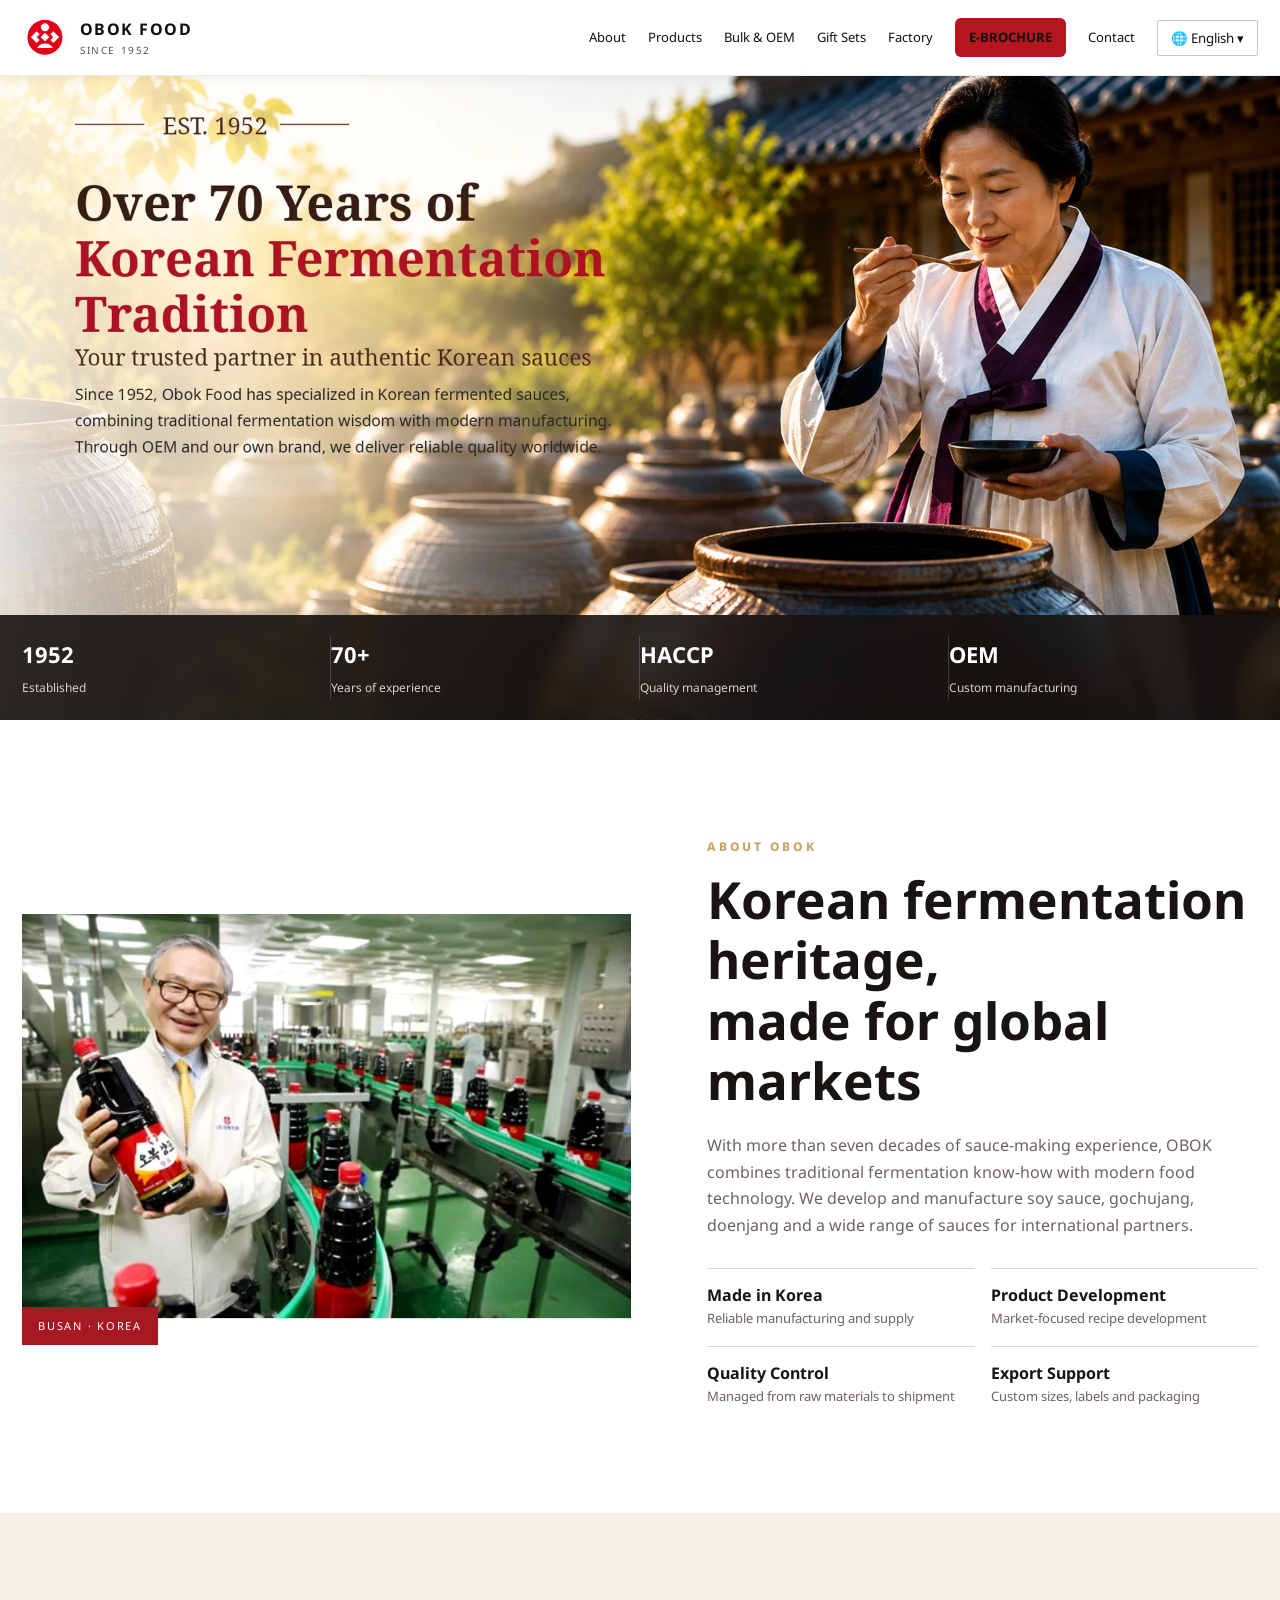
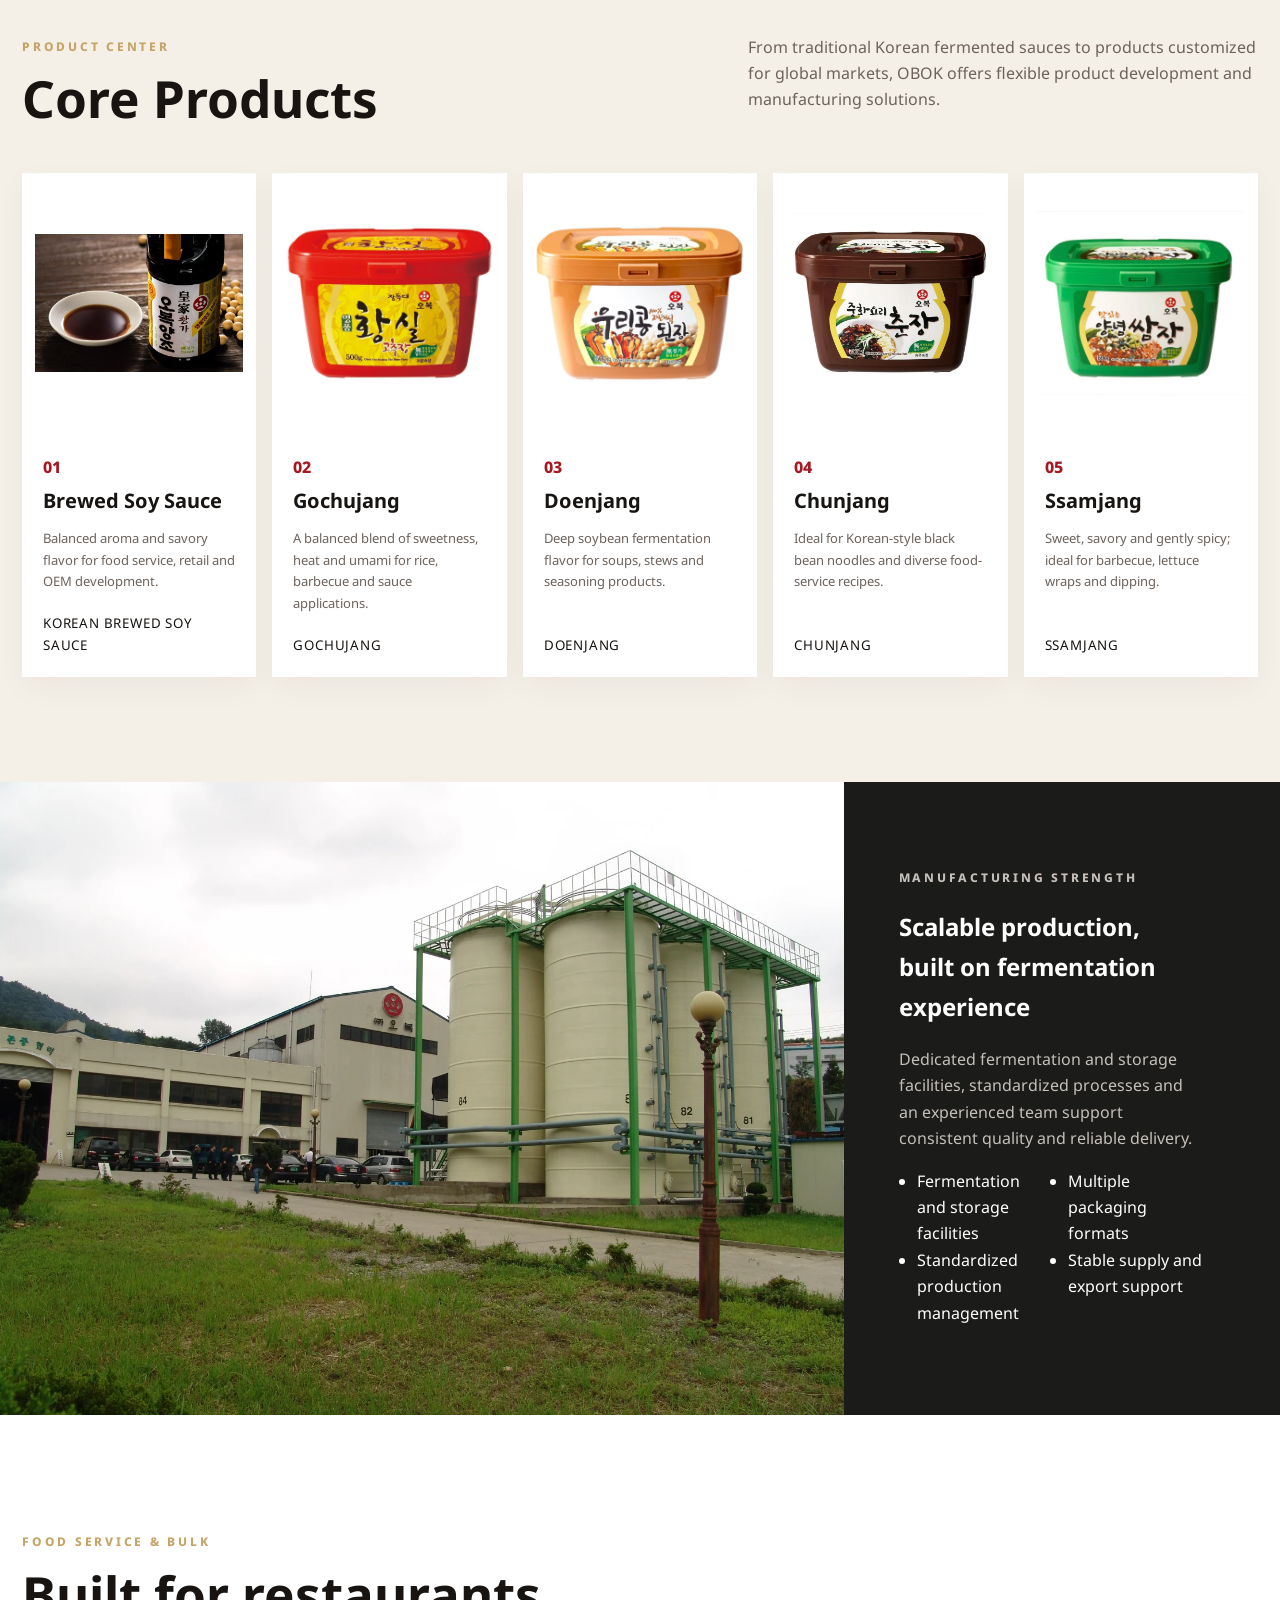
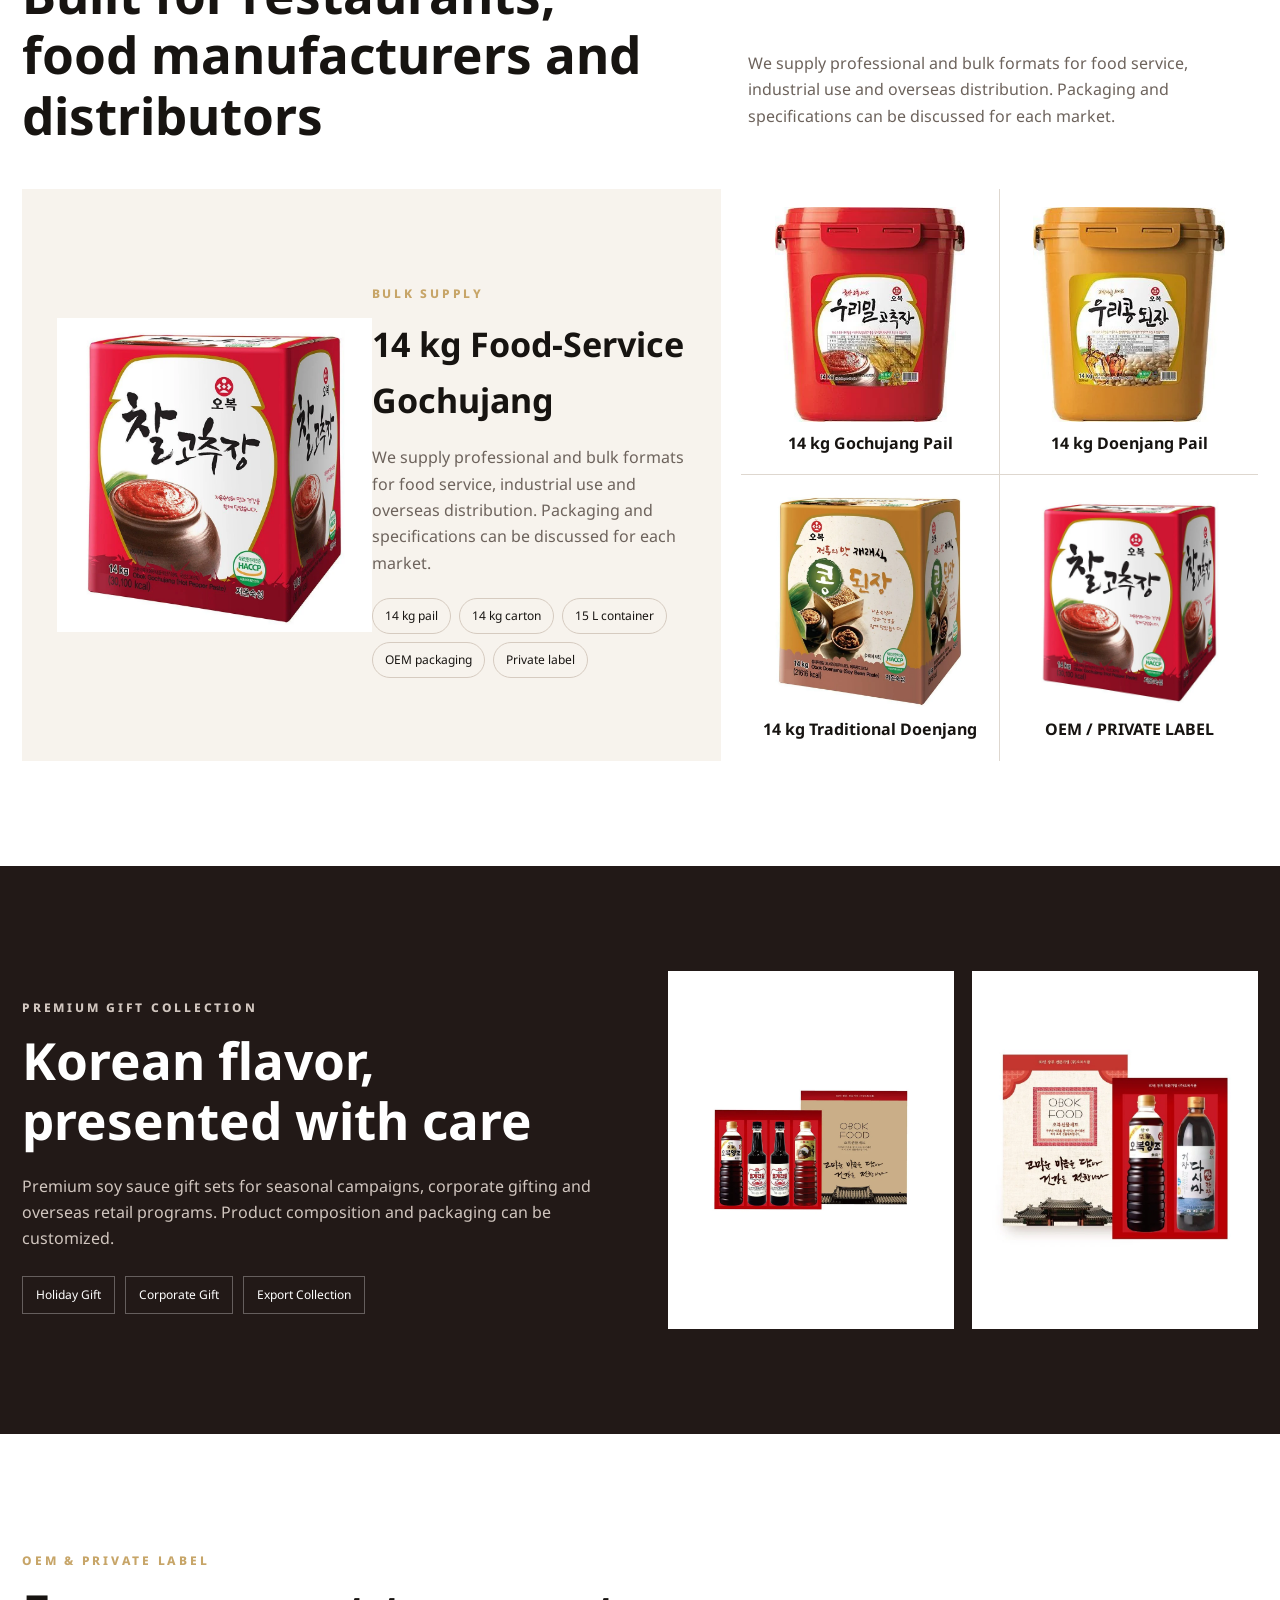
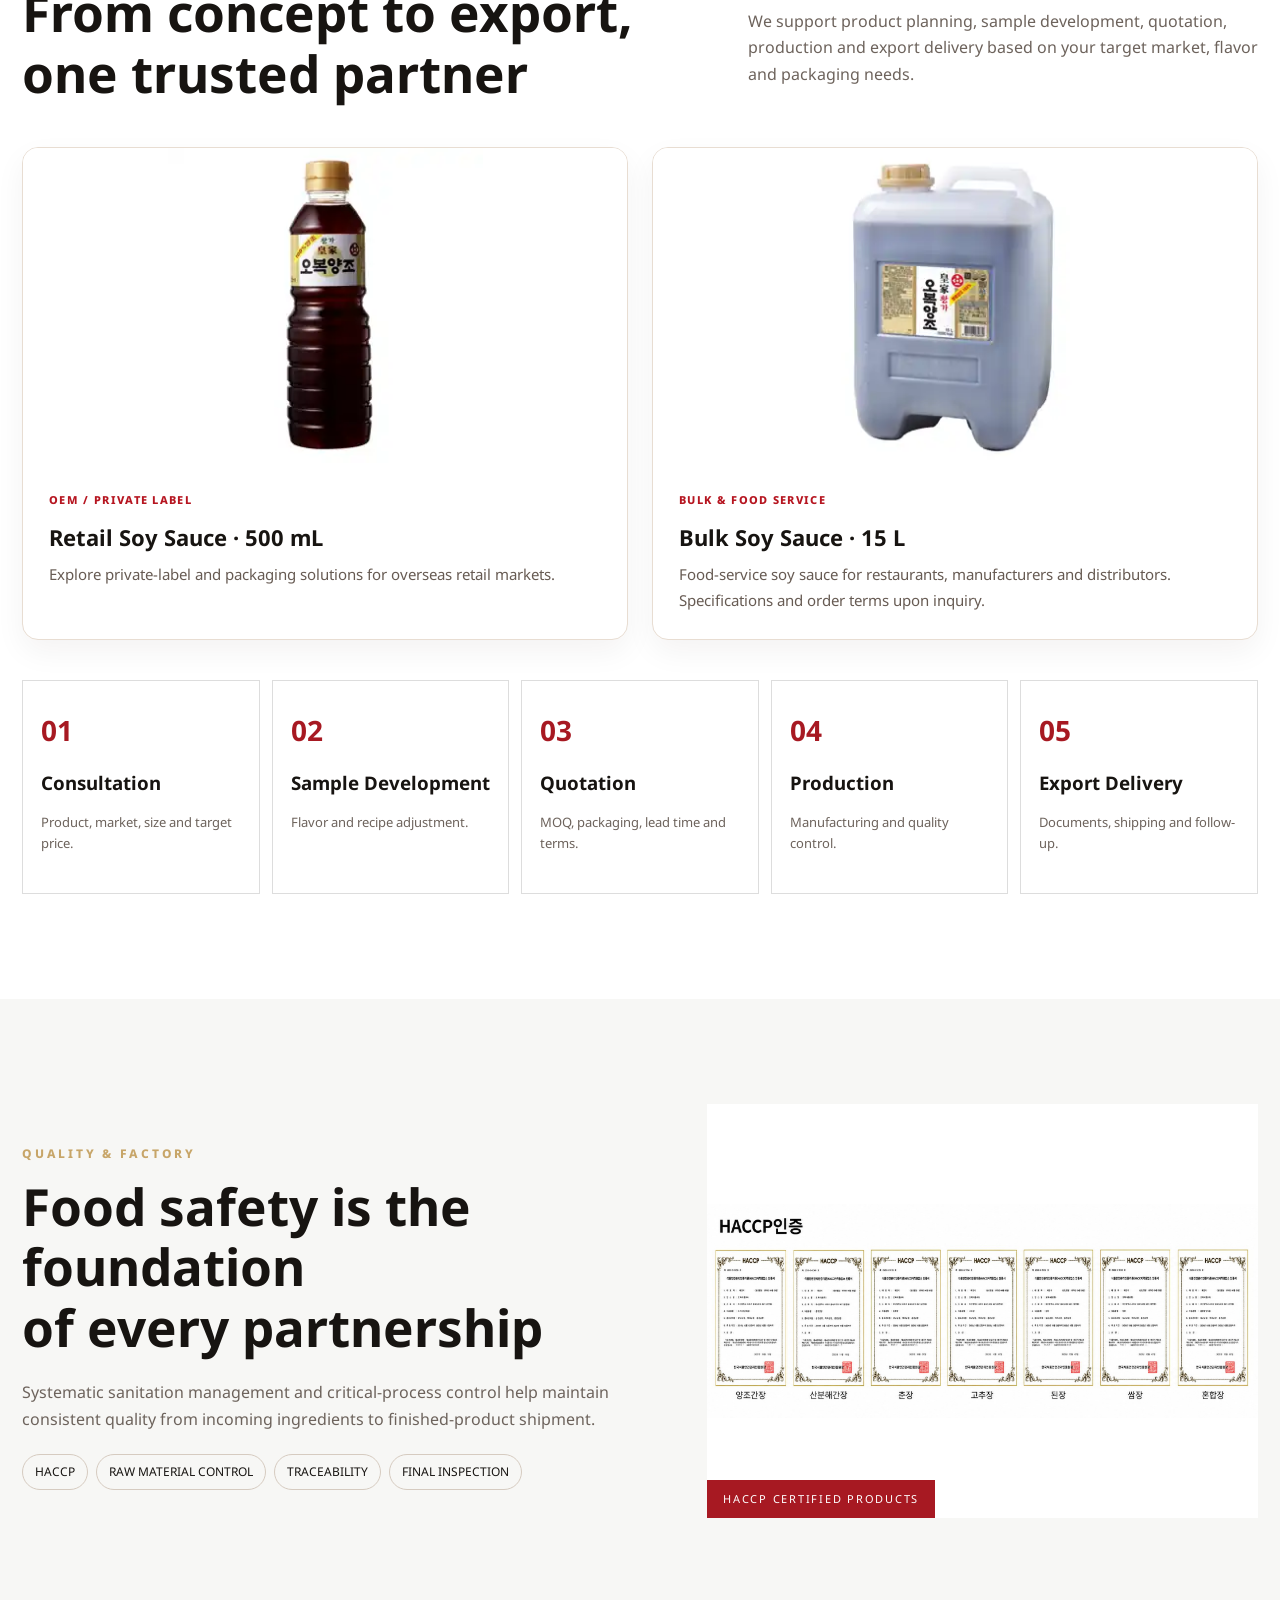
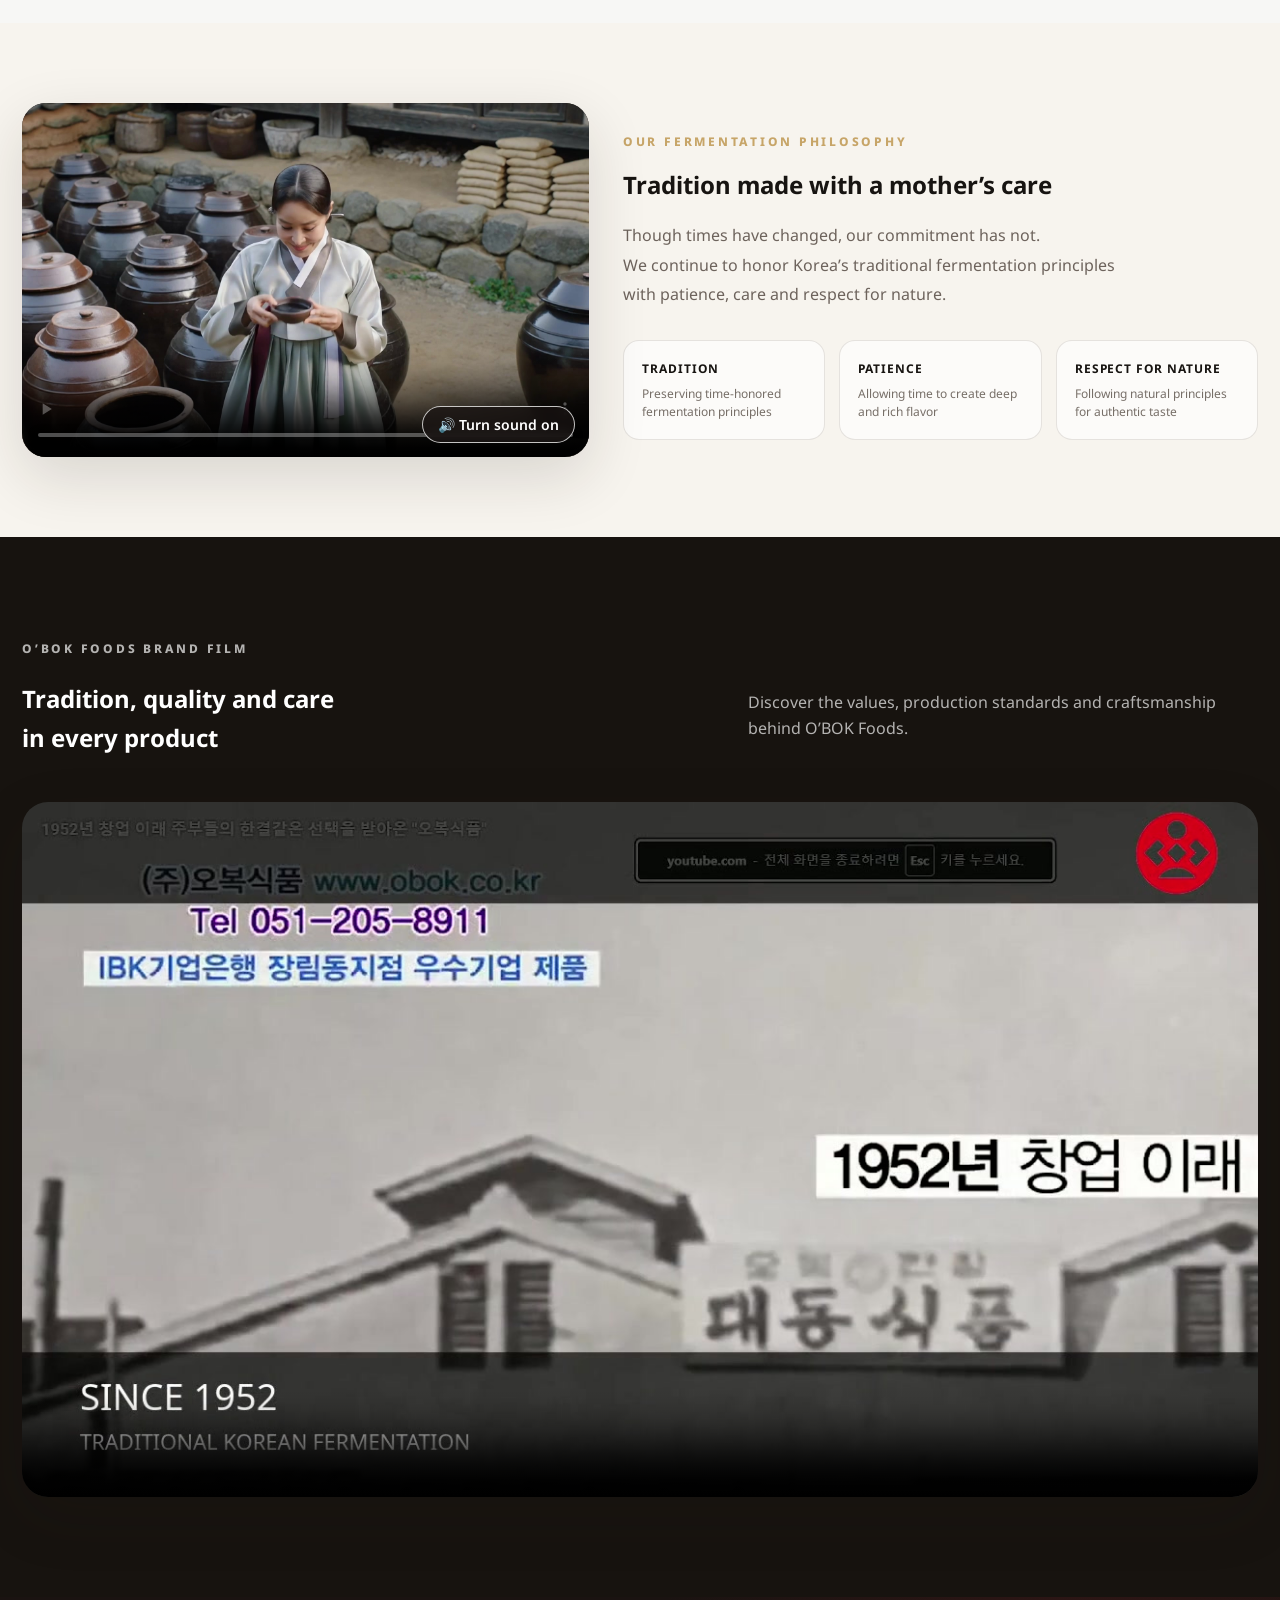
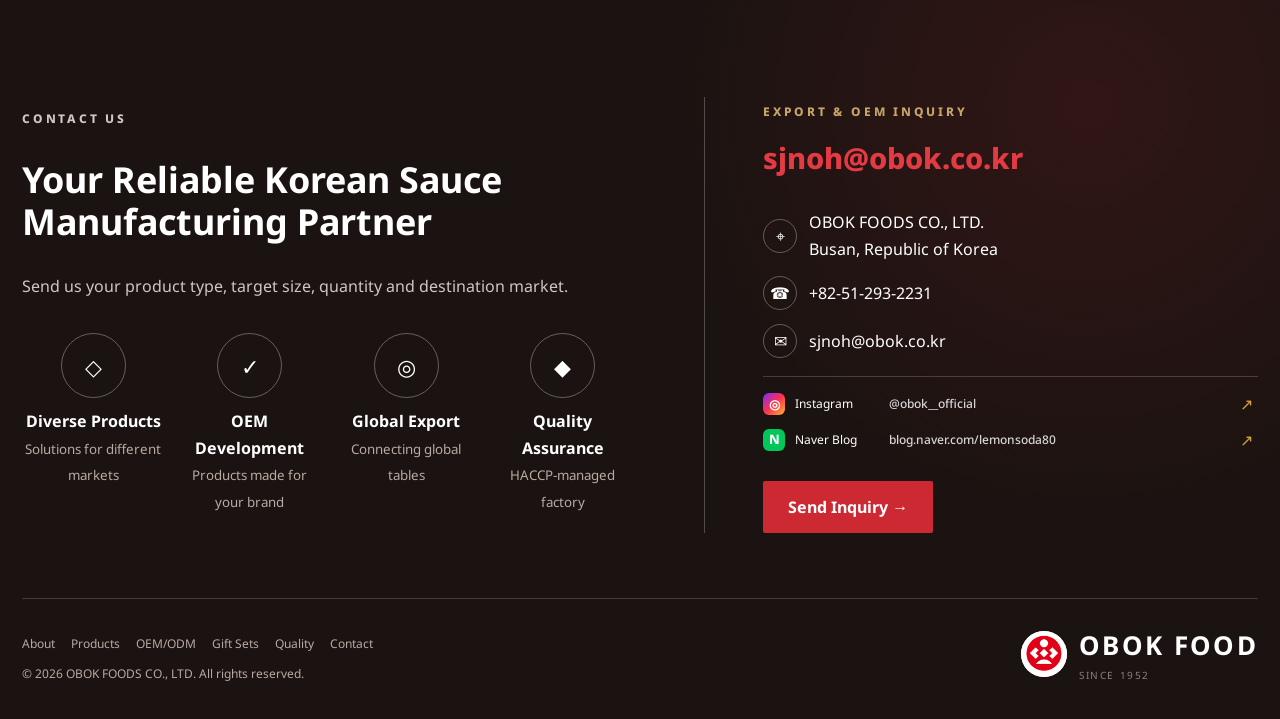
<file: en/index.html>
<!DOCTYPE html>

<html lang="en"><head><meta charset="utf-8"/><meta content="width=device-width,initial-scale=1,viewport-fit=cover" name="viewport"/><meta content="#1a1311" name="theme-color"/><title>OBOK FOODS | Korean Sauce Manufacturer | OEM &amp; Private Label</title><link href="../assets/style.css" rel="stylesheet"/>
<style>
/* OBOK two-video section */
.obok-philosophy-video-section{
  padding:80px 0;
  background:#f7f4ee;
}
.obok-video-grid{
  display:grid;
  grid-template-columns:minmax(0,1fr) minmax(0,1.12fr);
  gap:34px;
  align-items:center;
}
.obok-video-card{
  position:relative;
  overflow:hidden;
  border-radius:24px;
  background:#17130f;
  box-shadow:0 20px 60px rgba(35,25,18,.14);
}
.obok-video-card video{
  display:block;
  width:100%;
  height:100%;
  object-fit:cover;
}
.obok-philosophy-video{
  aspect-ratio:16/10;
}
.obok-video-copy h2{
  margin:.15em 0 .45em;
}
.obok-video-copy p{
  line-height:1.85;
}
.obok-values{
  display:grid;
  grid-template-columns:repeat(3,1fr);
  gap:14px;
  margin-top:30px;
}
.obok-values div{
  padding:18px;
  border:1px solid rgba(70,55,40,.13);
  border-radius:16px;
  background:rgba(255,255,255,.62);
}
.obok-values b{
  display:block;
  margin-bottom:7px;
  font-size:12px;
  letter-spacing:.08em;
}
.obok-values span{
  display:block;
  color:#776f68;
  font-size:12px;
  line-height:1.5;
}
.obok-brand-film{
  padding:90px 0 100px;
  background:#17130f;
  color:#fff;
}
.obok-brand-film .section-head p{
  color:rgba(255,255,255,.68);
}
.obok-brand-film .kicker{
  color:#d8b46a;
}
.obok-brand-video{
  margin-top:34px;
  aspect-ratio:16/9;
  border-radius:26px;
}
.obok-brand-video video{
  object-fit:contain;
}
@media (max-width:900px){
  .obok-video-grid{
    grid-template-columns:1fr;
  }
  .obok-values{
    grid-template-columns:1fr;
  }
}
@media (max-width:600px){
  .obok-philosophy-video-section,
  .obok-brand-film{
    padding:58px 0;
  }
  .obok-video-card{
    border-radius:17px;
  }
  .obok-video-copy p br{
    display:none;
  }
}

/* Contact headline size adjustment */
.contact .contact-grid h2{
  font-size:clamp(30px,3.2vw,44px);
  line-height:1.14;
  max-width:760px;
}
@media (max-width:600px){
  .contact .contact-grid h2{
    font-size:30px;
  }
}

</style>
<style id="obok-logo-image-style">
.brand img.logo-mark,.footer-brand img.logo-mark{width:46px;height:46px;object-fit:contain;border-radius:50%;background:#fff;}
.photo img{width:100%;height:100%;object-fit:contain;background:#fff;}
</style>
<style id="obok-unified-hero-style">
.hero{min-height:0!important;padding:0!important;display:block!important;background:none!important}
.hero::before,.hero::after{display:none!important}
.hero>.container{width:100%!important;max-width:none!important;padding:0!important}
.obok-main-hero-image{display:block;width:100%;height:auto}
.contact .contact-grid h2{font-size:clamp(26px,2.8vw,38px);line-height:1.18;max-width:760px}
.brand img.logo-mark,.footer-brand img.logo-mark{width:46px;height:46px;object-fit:contain;border-radius:50%;background:#fff}
.photo img{width:100%;height:100%;object-fit:contain;background:#fff}
.nav a[href="/brochure/"]{
  background:#b61520;
  color:#fff !important;
  padding:9px 14px;
  border-radius:6px;
  font-weight:700;
  transition:all .2s ease;
}

.nav a[href="/brochure/"]:hover{
  background:#94111a;
  color:#fff !important;
  transform:translateY(-1px);
}</style>
<style id="obok-final-polish">
html{scroll-behavior:smooth}
section[id]{scroll-margin-top:88px}
.hero{position:relative}
.hero .container{position:relative}
.hero-cta-overlay{position:absolute;inset:0;z-index:5;pointer-events:none}
.hero-cta-overlay a{position:absolute;display:block;pointer-events:auto;border-radius:8px;outline-offset:4px}
.hero-cta-overlay a:focus-visible{outline:3px solid #ffd86b;background:rgba(255,216,107,.16)}
.hero-contact-link{left:33.3%;top:80.5%;width:12%;height:7.2%}
.hero-products-link{left:46.1%;top:80.5%;width:16%;height:7.2%}
.gift-gallery{display:grid!important;grid-template-columns:repeat(2,minmax(0,1fr))!important;gap:18px!important;align-items:stretch!important}
.gift-gallery img{display:block!important;width:100%!important;height:100%!important;aspect-ratio:4/5!important;object-fit:contain!important;object-position:center!important;padding:18px!important;box-sizing:border-box!important;background:#fff!important}
.nav a.is-active{color:#d8b46a!important}
@media(max-width:900px){section[id]{scroll-margin-top:72px}}
@media(max-width:600px){
  .gift-gallery{gap:10px!important}
  .gift-gallery img{padding:9px!important}
  .hero-contact-link{left:33%;top:80%;width:12.8%;height:8%}
  .hero-products-link{left:45.8%;top:80%;width:16.8%;height:8%}
}
</style>
<style id="obok-mobile-hero-gap-fix">
@media (max-width: 768px){
  .hero{
    height:auto !important;
    min-height:0 !important;
    padding:0 !important;
    display:block !important;
  }

  .hero > .container{
    height:auto !important;
    min-height:0 !important;
    margin:0 !important;
    padding:0 !important;
  }

  .obok-main-hero-image{
    display:block !important;
    width:100% !important;
    height:auto !important;
    margin:0 !important;
  }

  .hero .stats{
    position:static !important;
    inset:auto !important;
    transform:none !important;
    margin:0 !important;
  }
}
</style>
<style id="obok-video-sound-style">
.obok-philosophy-video{position:relative}
.obok-sound-toggle{
  position:absolute;
  right:14px;
  bottom:14px;
  z-index:5;
  border:1px solid rgba(255,255,255,.75);
  border-radius:999px;
  padding:10px 15px;
  background:rgba(25,20,18,.72);
  color:#fff;
  font:600 14px/1.1 Arial,sans-serif;
  cursor:pointer;
  backdrop-filter:blur(6px);
  -webkit-backdrop-filter:blur(6px);
}
.obok-sound-toggle:focus-visible{outline:3px solid #fff;outline-offset:2px}
@media(max-width:768px){
  .obok-sound-toggle{right:10px;bottom:10px;padding:9px 12px;font-size:13px}
}
</style>
<style id="obok-final-white-header-style">
.header{background:#fff!important;color:#111!important;border-bottom:1px solid rgba(0,0,0,.08)!important;box-shadow:0 2px 12px rgba(0,0,0,.06)!important}
.header .brand span b,.header .brand span small{color:#111!important;text-shadow:none!important}
.header .nav>a,.header .lang{color:#111!important;text-shadow:none!important}
.header .nav>a:hover,.header .nav>a.active{color:#b88a2a!important}
.header .lang{border-color:rgba(0,0,0,.22)!important;background:#fff!important}
.header .menu{color:#111!important}
.hero{margin-top:0!important;background:#fff!important}
.obok-main-hero-image{display:block;width:100%!important;height:auto!important;object-fit:cover!important}
.hero-cta-overlay{display:none!important}
@media(max-width:900px){.header{background:#fff!important}.nav{background:#fff!important}.nav a,.lang{color:#111!important}}
</style>
<meta content="Korean soy sauce and fermented sauce manufacturer since 1952. HACCP-managed OEM and private-label production for global markets." name="description"/><meta content="index, follow, max-image-preview:large, max-snippet:-1, max-video-preview:-1" name="robots"/><meta content="index, follow" name="googlebot"/><meta content="9da4c206c8c1f98967bfab53ee171966640bceee" name="naver-site-verification"/><link href="https://obokfoods.com/favicon.ico" rel="icon" type="image/x-icon"/><link href="https://obokfoods.com/assets/favicon-32x32.png" rel="icon" sizes="32x32" type="image/png"/><link href="https://obokfoods.com/assets/apple-touch-icon.png" rel="apple-touch-icon" sizes="180x180"/><link href="https://obokfoods.com/site.webmanifest" rel="manifest"/><meta content="website" property="og:type"/><meta content="OBOK Foods" property="og:site_name"/><meta content="OBOK FOODS | Korean Sauce Manufacturer | OEM &amp; Private Label" property="og:title"/><meta content="Korean soy sauce and fermented sauce manufacturer since 1952. HACCP-managed OEM and private-label production for global markets." property="og:description"/><meta content="https://obokfoods.com/en/" property="og:url"/><meta content="https://obokfoods.com/assets/obok-hero-en.png" property="og:image"/><meta content="OBOK Foods Korean fermented sauce manufacturer" property="og:image:alt"/><meta content="en_US" property="og:locale"/><meta content="summary_large_image" name="twitter:card"/><meta content="OBOK FOODS | Korean Sauce Manufacturer | OEM &amp; Private Label" name="twitter:title"/><meta content="Korean soy sauce and fermented sauce manufacturer since 1952. HACCP-managed OEM and private-label production for global markets." name="twitter:description"/><meta content="https://obokfoods.com/assets/obok-hero-en.png" name="twitter:image"/><script id="obok-organization-schema" type="application/ld+json">{
  "@context": "https://schema.org",
  "@type": "Organization",
  "name": "OBOK Foods",
  "alternateName": "O'BOK Foods",
  "url": "https://obokfoods.com/",
  "logo": "https://obokfoods.com/assets/obok-logo.png",
  "email": "sjnoh@obok.co.kr",
  "description": "1952년 설립된 오복식품은 간장, 고추장, 된장 및 다양한 소스를 제조하며 HACCP 기반 OEM·PB 생산과 수출을 지원합니다.",
  "foundingDate": "1952",
  "address": {
    "@type": "PostalAddress",
    "addressCountry": "KR"
  },
  "contactPoint": {
    "@type": "ContactPoint",
    "contactType": "sales",
    "email": "sjnoh@obok.co.kr",
    "availableLanguage": [
      "Korean",
      "English",
      "Chinese",
      "Russian",
      "Spanish"
    ]
  }
}</script><script id="obok-website-schema" type="application/ld+json">{
  "@context": "https://schema.org",
  "@type": "WebSite",
  "name": "OBOK Foods",
  "url": "https://obokfoods.com/",
  "inLanguage": [
    "ko",
    "en",
    "zh-CN",
    "ru",
    "es"
  ]
}</script>
<!-- Google tag (gtag.js) -->
<script async="" src="https://www.googletagmanager.com/gtag/js?id=G-Y15YXB2DE8"></script>
<script>
  window.dataLayer = window.dataLayer || [];
  function gtag(){dataLayer.push(arguments);}
  gtag('js', new Date());
  gtag('config', 'G-Y15YXB2DE8');
</script>
<link href="https://obokfoods.com/en/" rel="canonical"/><link href="https://obokfoods.com/" hreflang="ko" rel="alternate"/><link href="https://obokfoods.com/en/" hreflang="en" rel="alternate"/><link href="https://obokfoods.com/cn/" hreflang="zh-CN" rel="alternate"/><link href="https://obokfoods.com/ru/" hreflang="ru" rel="alternate"/><link href="https://obokfoods.com/es/" hreflang="es" rel="alternate"/><link href="https://obokfoods.com/en/" hreflang="x-default" rel="alternate"/>
<style id="obok-v22-responsive-ratio-fix">
/* V22: one consistent media-ratio policy across desktop, tablet and mobile */
.hero{height:auto!important;min-height:0!important;overflow:visible!important;background:#fff!important;padding:0!important}
.hero>.container{width:100%!important;max-width:none!important;margin:0!important;padding:0!important}
.obok-main-hero-image{display:block!important;width:100%!important;height:auto!important;aspect-ratio:16/9!important;object-fit:cover!important;object-position:center center!important}
.product-image img{width:100%!important;height:100%!important;object-fit:contain!important;object-position:center!important;padding:13px!important}
.product-card:first-child .product-image img{object-fit:contain!important;padding:13px!important}
.photo img{width:100%!important;height:auto!important;aspect-ratio:4/3!important;object-fit:contain!important;object-position:center!important;background:#fff!important}
.obok-video-card video,.obok-brand-video video{width:100%!important;height:100%!important}
.obok-brand-video{aspect-ratio:16/9!important}
@media(max-width:768px){
 .hero,.hero>.container{height:auto!important;min-height:0!important}
 .obok-main-hero-image{width:100%!important;height:auto!important;aspect-ratio:16/9!important;object-fit:cover!important}
 .hero .stats{position:static!important}
}
</style>
<link rel="preconnect" href="https://fonts.googleapis.com">
<link rel="preconnect" href="https://fonts.gstatic.com" crossorigin>
<link href="https://fonts.googleapis.com/css2?family=Noto+Sans:wght@400;500;600;700;800&display=swap" rel="stylesheet">
<style>html,body,button,input,textarea,select{font-family:"Noto Sans",sans-serif!important} h1,h2,h3,h4,h5,h6{font-family:"Noto Sans",sans-serif!important}</style>

<style id="obok-mobile-hero-no-crop-fix">
/* Mobile: show the complete 16:9 hero artwork without cropping either side. */
@media(max-width:768px){
  .hero{height:auto!important;min-height:0!important;overflow:visible!important;background:#fff!important;padding:0!important}
  .hero>.container{width:100%!important;max-width:none!important;height:auto!important;min-height:0!important;margin:0!important;padding:0!important;overflow:visible!important}
  .obok-main-hero-image{
    display:block!important;width:100%!important;height:auto!important;max-height:none!important;
    aspect-ratio:auto!important;object-fit:contain!important;object-position:center center!important;
    margin:0!important;background:#fff!important
  }
  .hero .stats{position:static!important;inset:auto!important;transform:none!important;margin:0!important}
  .hero-cta-overlay{display:none!important}
}
</style>

<style id="obok-mobile-fixed-header-offset-fix">
/* Mobile/tablet: the global header is fixed, so keep the hero artwork below it.
   Without this offset, the top of the hero (headline and subject's face) is hidden behind the header. */
@media (max-width:980px){
  main#top{padding-top:76px!important;}
}
@media (max-width:600px){
  main#top{padding-top:68px!important;}
}
</style>
<style id="obok-buyer-showcase-style-20261102">
.obok-buyer-showcase{display:grid;grid-template-columns:repeat(2,minmax(0,1fr));gap:24px;margin:30px 0 40px}
.obok-buyer-card{background:#fff;border:1px solid #e8ddd2;border-radius:16px;overflow:hidden;box-shadow:0 12px 30px rgba(40,25,15,.05)}
.obok-buyer-image{display:flex;align-items:center;justify-content:center;background:#fff;height:315px}
.obok-buyer-image img{max-width:315px;width:100%;height:100%;object-fit:contain}
.obok-buyer-text{padding:22px 26px 26px}
.obok-buyer-text span{font-size:11px;letter-spacing:.12em;color:#b61520;font-weight:800}
.obok-buyer-text h3{font-size:22px;line-height:1.4;margin:10px 0}
.obok-buyer-text p{font-size:15px;line-height:1.7;color:#675b53;margin:0}
@media(max-width:650px){.obok-buyer-showcase{grid-template-columns:1fr;gap:16px}.obok-buyer-image{height:275px}.obok-buyer-text{padding:18px 20px}}
</style></head><body>
<header class="header"><a class="brand" href="#top"><img alt="OBOK logo" class="logo-mark" decoding="async" loading="lazy" src="../assets/obok-logo.png"/><span><b>OBOK FOOD</b><small>SINCE 1952</small></span></a><button aria-label="Menu" class="menu">☰</button><nav class="nav"><a href="#about">About</a><a href="#products">Products</a><a href="#bulk">Bulk &amp; OEM</a><a href="#gifts">Gift Sets</a><a href="#quality">Factory</a><a href="/brochure/">E-BROCHURE</a><a href="#contact">Contact</a><div class="lang-wrap"><button class="lang">🌐 English ▾</button><div class="lang-menu"><a data-language="ko" href="https://obokfoods.com/">한국어</a><a data-language="en" href="https://obokfoods.com/en/">English</a><a data-language="cn" href="https://obokfoods.com/cn/">简体中文</a><a data-language="ru" href="https://obokfoods.com/ru/">Русский</a><a data-language="es" href="https://obokfoods.com/es/">Español</a></div></div></nav></header>
<main id="top"><section class="hero"><div class="container"><img alt="OBOK Foods — over 70 years of Korean fermentation" class="obok-main-hero-image" src="../assets/obok-hero-en-v22.webp"/></div><div class="stats"><div class="stat"><b>1952</b><span>Established</span></div><div class="stat"><b>70+</b><span>Years of experience</span></div><div class="stat"><b>HACCP</b><span>Quality management</span></div><div class="stat"><b>OEM</b><span>Custom manufacturing</span></div></div></section>
<section class="section" id="about"><div class="container split"><div class="photo reveal"><img alt="OBOK Foods" decoding="async" loading="lazy" src="../assets/obok-representative-production.webp"/><span class="photo-tag">BUSAN · KOREA</span></div><div class="reveal"><p class="kicker">ABOUT OBOK</p><h2>Korean fermentation heritage,<br/>made for global markets</h2><p class="muted">With more than seven decades of sauce-making experience, OBOK combines traditional fermentation know-how with modern food technology. We develop and manufacture soy sauce, gochujang, doenjang and a wide range of sauces for international partners.</p><div class="facts"><div><b>Made in Korea</b><span>Reliable manufacturing and supply</span></div><div><b>Product Development</b><span>Market-focused recipe development</span></div><div><b>Quality Control</b><span>Managed from raw materials to shipment</span></div><div><b>Export Support</b><span>Custom sizes, labels and packaging</span></div></div></div></div></section>
<section class="section products" id="products"><div class="container"><div class="section-head reveal"><div><p class="kicker">PRODUCT CENTER</p><h2>Core Products</h2></div><p>From traditional Korean fermented sauces to products customized for global markets, OBOK offers flexible product development and manufacturing solutions.</p></div><div class="product-grid"><article class="product-card reveal"><div class="product-image"><img alt="Brewed Soy Sauce" decoding="async" loading="lazy" src="../assets/soy.webp"/></div><div class="product-body"><span class="num">01</span><h3>Brewed Soy Sauce</h3><p>Balanced aroma and savory flavor for food service, retail and OEM development.</p><small>KOREAN BREWED SOY SAUCE</small></div></article><article class="product-card reveal"><div class="product-image"><img alt="Gochujang" decoding="async" loading="lazy" src="../assets/gochujang.webp"/></div><div class="product-body"><span class="num">02</span><h3>Gochujang</h3><p>A balanced blend of sweetness, heat and umami for rice, barbecue and sauce applications.</p><small>GOCHUJANG</small></div></article><article class="product-card reveal"><div class="product-image"><img alt="Doenjang" decoding="async" loading="lazy" src="../assets/doenjang.webp"/></div><div class="product-body"><span class="num">03</span><h3>Doenjang</h3><p>Deep soybean fermentation flavor for soups, stews and seasoning products.</p><small>DOENJANG</small></div></article><article class="product-card reveal"><div class="product-image"><img alt="Chunjang" decoding="async" loading="lazy" src="../assets/chunjang.webp"/></div><div class="product-body"><span class="num">04</span><h3>Chunjang</h3><p>Ideal for Korean-style black bean noodles and diverse food-service recipes.</p><small>CHUNJANG</small></div></article><article class="product-card reveal"><div class="product-image"><img alt="Ssamjang" decoding="async" loading="lazy" src="../assets/ssamjang.webp"/></div><div class="product-body"><span class="num">05</span><h3>Ssamjang</h3><p>Sweet, savory and gently spicy; ideal for barbecue, lettuce wraps and dipping.</p><small>SSAMJANG</small></div></article></div></div></section>
<section class="factory-band"><div class="reveal"><img alt="OBOK factory" decoding="async" loading="lazy" src="../assets/factory.webp"/></div><div class="factory-copy reveal"><p class="kicker">MANUFACTURING STRENGTH</p><h2>Scalable production,<br/>built on fermentation experience</h2><p>Dedicated fermentation and storage facilities, standardized processes and an experienced team support consistent quality and reliable delivery.</p><ul><li>Fermentation and storage facilities</li><li>Standardized production management</li><li>Multiple packaging formats</li><li>Stable supply and export support</li></ul></div></section>
<section class="section" id="bulk"><div class="container"><div class="section-head reveal"><div><p class="kicker">FOOD SERVICE &amp; BULK</p><h2>Built for restaurants,<br/>food manufacturers and distributors</h2></div><p>We supply professional and bulk formats for food service, industrial use and overseas distribution. Packaging and specifications can be discussed for each market.</p></div><div class="bulk-grid"><article class="bulk-main reveal"><img alt="14 kg gochujang" decoding="async" loading="lazy" src="../assets/bulk-gochujang-box.webp"/><div class="bulk-copy"><p class="kicker">BULK SUPPLY</p><h3>14 kg Food-Service Gochujang</h3><p class="muted">We supply professional and bulk formats for food service, industrial use and overseas distribution. Packaging and specifications can be discussed for each market.</p><div class="chips"><span>14 kg pail</span><span>14 kg carton</span><span>15 L container</span><span>OEM packaging</span><span>Private label</span></div></div></article><div class="bulk-side reveal"><div class="bulk-item"><img decoding="async" loading="lazy" src="../assets/bulk-gochujang-pail.webp"/><b>14 kg Gochujang Pail</b></div><div class="bulk-item"><img decoding="async" loading="lazy" src="../assets/bulk-doenjang-pail.webp"/><b>14 kg Doenjang Pail</b></div><div class="bulk-item"><img decoding="async" loading="lazy" src="../assets/bulk-doenjang-box.webp"/><b>14 kg Traditional Doenjang</b></div><div class="bulk-item"><img decoding="async" loading="lazy" src="../assets/bulk-gochujang-box.webp"/><b>OEM / PRIVATE LABEL</b></div></div></div></div></section>
<section class="section gift" id="gifts"><div class="container gift-grid"><div class="reveal"><p class="kicker">PREMIUM GIFT COLLECTION</p><h2>Korean flavor,<br/>presented with care</h2><p>Premium soy sauce gift sets for seasonal campaigns, corporate gifting and overseas retail programs. Product composition and packaging can be customized.</p><div class="gift-list"><span>Holiday Gift</span><span>Corporate Gift</span><span>Export Collection</span></div></div><div class="gift-gallery reveal"><img alt="OBOK gift set" decoding="async" loading="lazy" src="../assets/gift-premium.webp"/><img alt="OBOK gift set" decoding="async" loading="lazy" src="../assets/gift-duo.webp"/></div></div></section>
<section class="section" id="oem"><div class="container"><div class="section-head reveal"><div><p class="kicker">OEM &amp; PRIVATE LABEL</p><h2>From concept to export,<br/>one trusted partner</h2></div><p>We support product planning, sample development, quotation, production and export delivery based on your target market, flavor and packaging needs.</p></div>
<div class="obok-buyer-showcase" aria-label="OBOK soy sauce packaging examples">
 <article class="obok-buyer-card">
  <div class="obok-buyer-image"><img src="../assets/obok-oem-soy-500ml.webp" width="320" height="320" loading="lazy" decoding="async" alt="OBOK Hwangga brewed soy sauce 500 mL retail bottle"></div>
  <div class="obok-buyer-text"><span>OEM / PRIVATE LABEL</span><h3>Retail Soy Sauce · 500 mL</h3><p>Explore private-label and packaging solutions for overseas retail markets.</p></div>
 </article>
 <article class="obok-buyer-card">
  <div class="obok-buyer-image"><img src="../assets/obok-bulk-soy-15l.webp" width="320" height="320" loading="lazy" decoding="async" alt="OBOK Hwangga soy sauce 15 L bulk container"></div>
  <div class="obok-buyer-text"><span>BULK &amp; FOOD SERVICE</span><h3>Bulk Soy Sauce · 15 L</h3><p>Food-service soy sauce for restaurants, manufacturers and distributors. Specifications and order terms upon inquiry.</p></div>
 </article>
</div><div class="process"><div class="step reveal"><strong>01</strong><h3>Consultation</h3><p>Product, market, size and target price.</p></div><div class="step reveal"><strong>02</strong><h3>Sample Development</h3><p>Flavor and recipe adjustment.</p></div><div class="step reveal"><strong>03</strong><h3>Quotation</h3><p>MOQ, packaging, lead time and terms.</p></div><div class="step reveal"><strong>04</strong><h3>Production</h3><p>Manufacturing and quality control.</p></div><div class="step reveal"><strong>05</strong><h3>Export Delivery</h3><p>Documents, shipping and follow-up.</p></div></div></div></section>
<section class="section quality" id="quality"><div class="container split"><div class="reveal"><p class="kicker">QUALITY &amp; FACTORY</p><h2>Food safety is the foundation<br/>of every partnership</h2><p class="muted">Systematic sanitation management and critical-process control help maintain consistent quality from incoming ingredients to finished-product shipment.</p><div class="chips"><span>HACCP</span><span>RAW MATERIAL CONTROL</span><span>TRACEABILITY</span><span>FINAL INSPECTION</span></div></div><div class="photo reveal"><img alt="OBOK HACCP certificates" decoding="async" loading="lazy" src="../assets/haccp-certificates.jpg"/><span class="photo-tag">HACCP CERTIFIED PRODUCTS</span></div></div></section>
<section class="obok-philosophy-video-section" id="philosophy">
<div class="container obok-video-grid">
<div class="obok-video-card obok-philosophy-video reveal">
<video aria-label="Traditional Korean fermentation atmosphere" autoplay="" controls="" loop="" muted="" playsinline="" poster="../assets/philosophy-poster.jpg" preload="metadata">
<source src="../assets/fermentation-philosophy.mp4" type="video/mp4"/>
        Your browser does not support HTML5 video.
      </video>
<button aria-pressed="false" class="obok-sound-toggle" data-off-label="🔇 Mute" data-on-label="🔊 Turn sound on" type="button">🔊 Turn sound on</button></div>
<div class="obok-video-copy reveal">
<p class="kicker">OUR FERMENTATION PHILOSOPHY</p>
<h2>Tradition made with a mother’s care</h2>
<p class="muted">
        Though times have changed, our commitment has not.<br/>
        We continue to honor Korea’s traditional fermentation principles<br/>
        with patience, care and respect for nature.
      </p>
<div class="obok-values">
<div>
<b>TRADITION</b>
<span>Preserving time-honored fermentation principles</span>
</div>
<div>
<b>PATIENCE</b>
<span>Allowing time to create deep and rich flavor</span>
</div>
<div>
<b>RESPECT FOR NATURE</b>
<span>Following natural principles for authentic taste</span>
</div>
</div>
</div>
</div>
</section>
<section class="obok-brand-film" id="brand-film">
<div class="container">
<div class="section-head reveal">
<div>
<p class="kicker">O’BOK FOODS BRAND FILM</p>
<h2>Tradition, quality and care<br/>in every product</h2>
</div>
<p>
        Discover the values, production standards and craftsmanship
        behind O’BOK Foods.
      </p>
</div>
<div class="obok-video-card obok-brand-video reveal">
<video aria-label="O'BOK Foods brand film" controls="" playsinline="" poster="../assets/brand-film-poster.jpg" preload="metadata">
<source src="../assets/obok-brand-film.mp4" type="video/mp4"/>
        Your browser does not support HTML5 video.
      </video>
</div>
</div>
</section>
<section class="contact" id="contact"><div class="container"><div class="contact-grid reveal"><div><p class="kicker">CONTACT US</p><h2>Your Reliable Korean Sauce Manufacturing Partner</h2><p>Send us your product type, target size, quantity and destination market.</p><div class="benefits"><div class="benefit"><i>◇</i><b>Diverse Products</b><small>Solutions for different markets</small></div><div class="benefit"><i>✓</i><b>OEM Development</b><small>Products made for your brand</small></div><div class="benefit"><i>◎</i><b>Global Export</b><small>Connecting global tables</small></div><div class="benefit"><i>◆</i><b>Quality Assurance</b><small>HACCP-managed factory</small></div></div></div><div class="contact-info"><span class="kicker">Export &amp; OEM Inquiry</span><a class="mail" href="mailto:sjnoh@obok.co.kr">sjnoh@obok.co.kr</a><div class="details"><div><i>⌖</i><span>OBOK FOODS CO., LTD.<br/>Busan, Republic of Korea</span></div><div><i>☎</i><span>+82-51-293-2231</span></div><div><i>✉</i><span>sjnoh@obok.co.kr</span></div></div><div class="obok-social-links">
          <a href="https://www.instagram.com/obok__official?utm_source=qr" target="_blank" rel="noopener noreferrer"><span class="social-badge instagram">◎</span><span>Instagram</span><b>@obok__official</b><span class="external">↗</span></a>
          <a href="https://blog.naver.com/lemonsoda80" target="_blank" rel="noopener noreferrer"><span class="social-badge naver">N</span><span>Naver Blog</span><b>blog.naver.com/lemonsoda80</b><span class="external">↗</span></a>
        </div><div class="actions"><a class="btn btn-primary" href="mailto:sjnoh@obok.co.kr?subject=OBOK%20Export%20and%20OEM%20Inquiry">Send Inquiry →</a></div></div></div><footer class="footer"><div><nav class="footer-links"><a href="#about">About</a><a href="#products">Products</a><a href="#oem">OEM/ODM</a><a href="#gifts">Gift Sets</a><a href="#quality">Quality</a><a href="#contact">Contact</a></nav><div>© <span id="year"></span> OBOK FOODS CO., LTD. All rights reserved.</div></div><div class="footer-brand"><img alt="OBOK logo" class="logo-mark" decoding="async" loading="lazy" src="../assets/obok-logo.png"/><span><b>OBOK FOOD</b><small>SINCE 1952</small></span></div></footer></div></section></main><script src="../assets/main.js"></script>
<script id="obok-final-navigation">
document.addEventListener('DOMContentLoaded',function(){
  const header=document.querySelector('.header');
  const menuButton=document.querySelector('.menu');
  const nav=document.querySelector('.nav');

  document.querySelectorAll('a[href^="#"]').forEach(function(link){
    link.addEventListener('click',function(event){
      const id=this.getAttribute('href');
      if(!id||id==='#')return;
      const target=document.querySelector(id);
      if(!target)return;
      event.preventDefault();
      const headerHeight=header?header.offsetHeight:0;
      const y=target.getBoundingClientRect().top+window.scrollY-headerHeight;
      window.scrollTo({top:y,behavior:'smooth'});
      if(nav)nav.classList.remove('open');
      if(menuButton)menuButton.setAttribute('aria-expanded','false');
    });
  });

  const sections=Array.from(document.querySelectorAll('main section[id]'));
  const navLinks=Array.from(document.querySelectorAll('.nav > a[href^="#"]'));
  if('IntersectionObserver' in window&&sections.length){
    const observer=new IntersectionObserver(function(entries){
      const visible=entries.filter(e=>e.isIntersecting).sort((a,b)=>b.intersectionRatio-a.intersectionRatio)[0];
      if(!visible)return;
      navLinks.forEach(function(link){
        link.classList.toggle('is-active',link.getAttribute('href')==='#'+visible.target.id);
      });
    },{rootMargin:'-25% 0px -60% 0px',threshold:[0.05,0.2,0.5]});
    sections.forEach(section=>observer.observe(section));
  }
});
</script>
<script id="obok-video-sound-script">
document.addEventListener('DOMContentLoaded', function () {
  document.querySelectorAll('.obok-philosophy-video').forEach(function(card){
    const video = card.querySelector('video');
    const button = card.querySelector('.obok-sound-toggle');
    if (!video || !button) return;

    const onLabel = button.dataset.onLabel;
    const offLabel = button.dataset.offLabel;

    button.addEventListener('click', async function () {
      video.muted = !video.muted;
      if (!video.paused) {
        button.textContent = video.muted ? onLabel : offLabel;
        button.setAttribute('aria-pressed', String(!video.muted));
        return;
      }
      try {
        await video.play();
        button.textContent = video.muted ? onLabel : offLabel;
        button.setAttribute('aria-pressed', String(!video.muted));
      } catch (e) {
        video.muted = true;
        button.textContent = onLabel;
        button.setAttribute('aria-pressed', 'false');
      }
    });
  });
});
</script>

<script id="obok-language-direct">
document.querySelectorAll('.lang-menu a[data-language]').forEach(function(link){
  link.addEventListener('click', function(e){
    e.preventDefault();
    window.location.assign(this.href);
  });
});
</script>

</body></html>
</file>
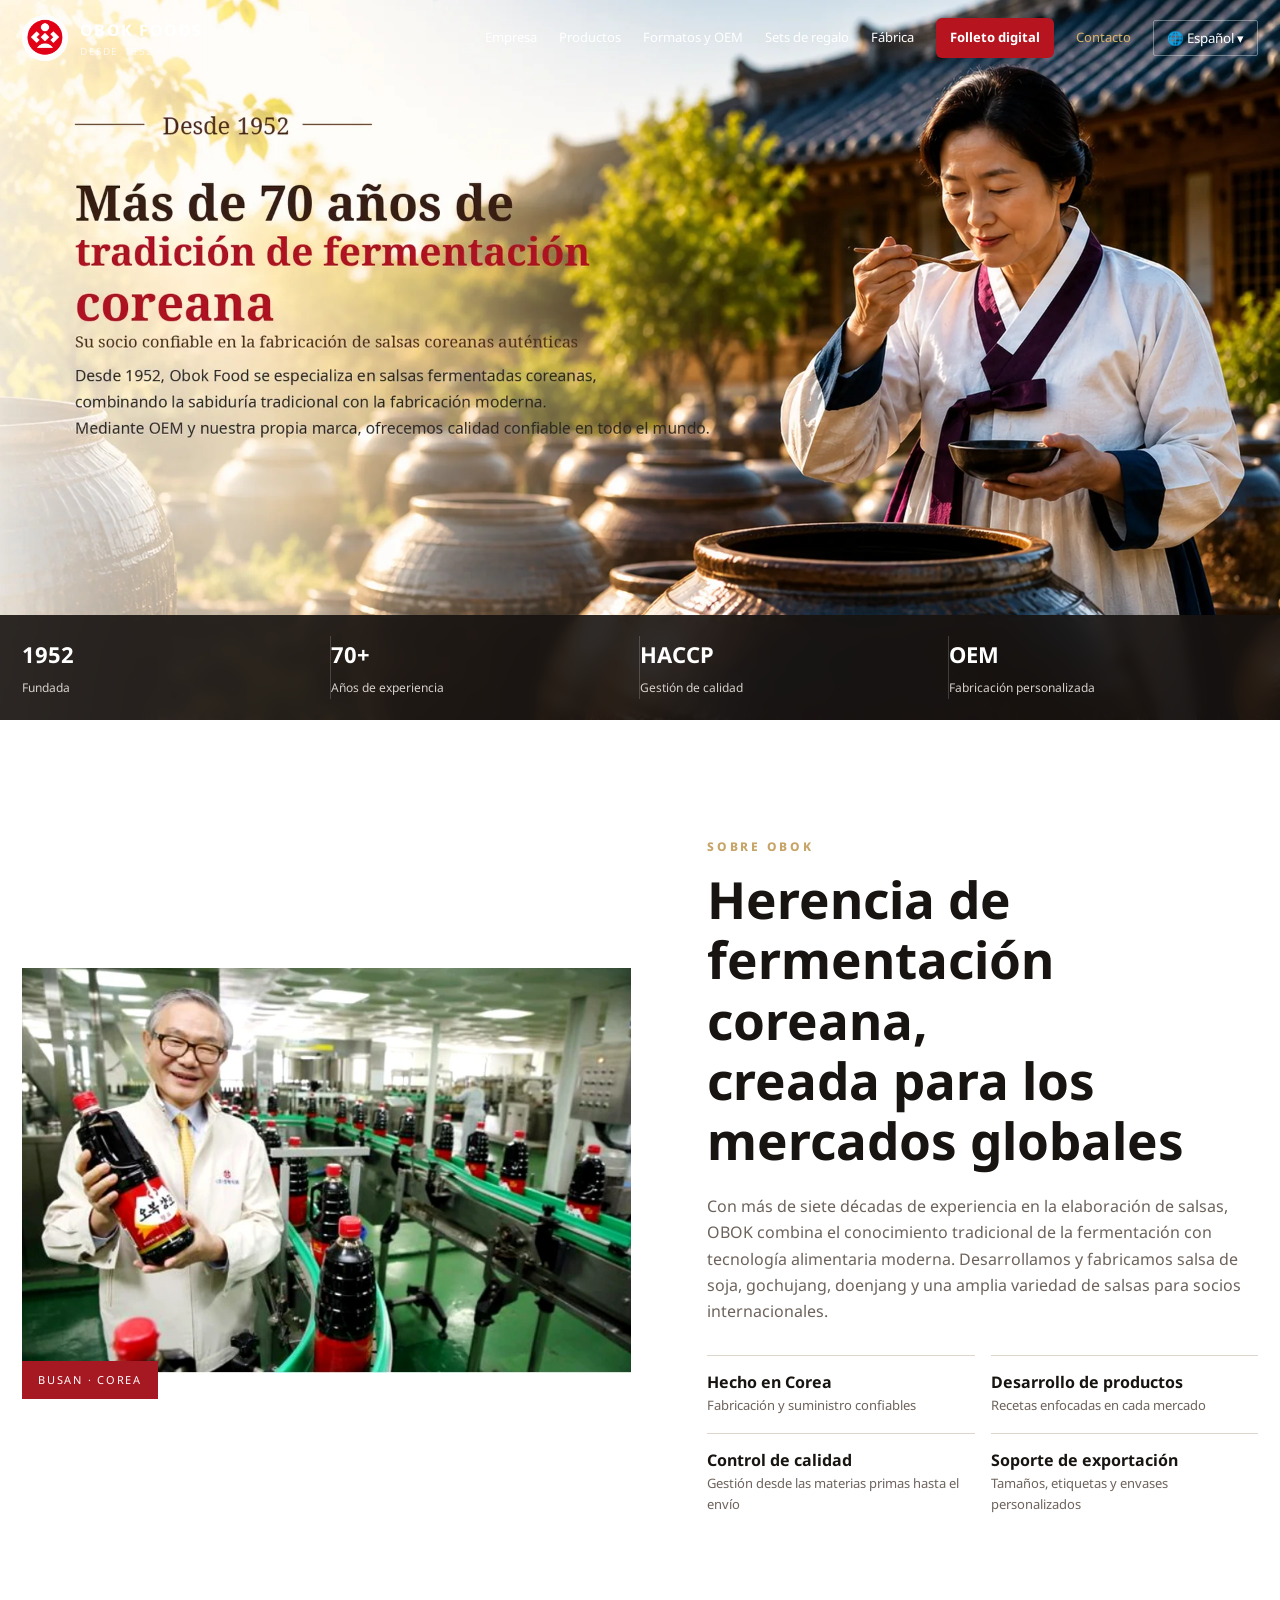
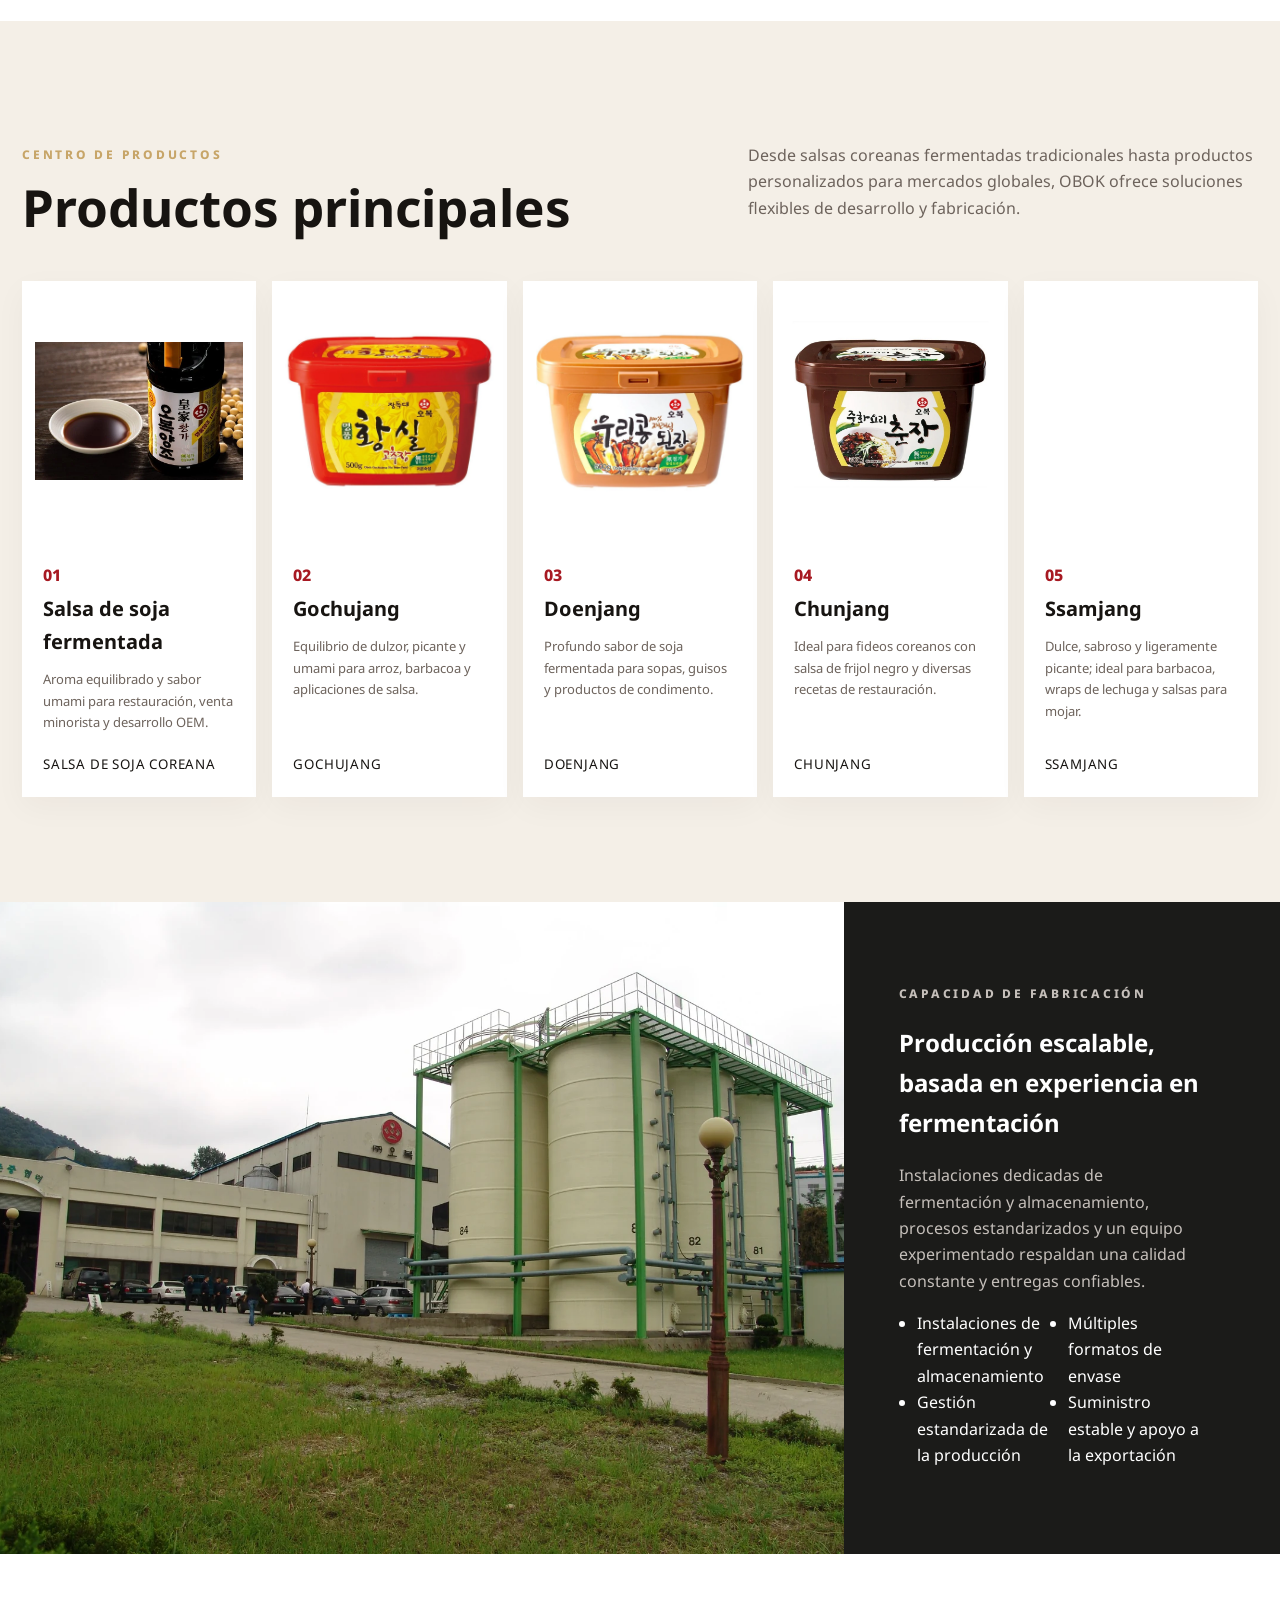
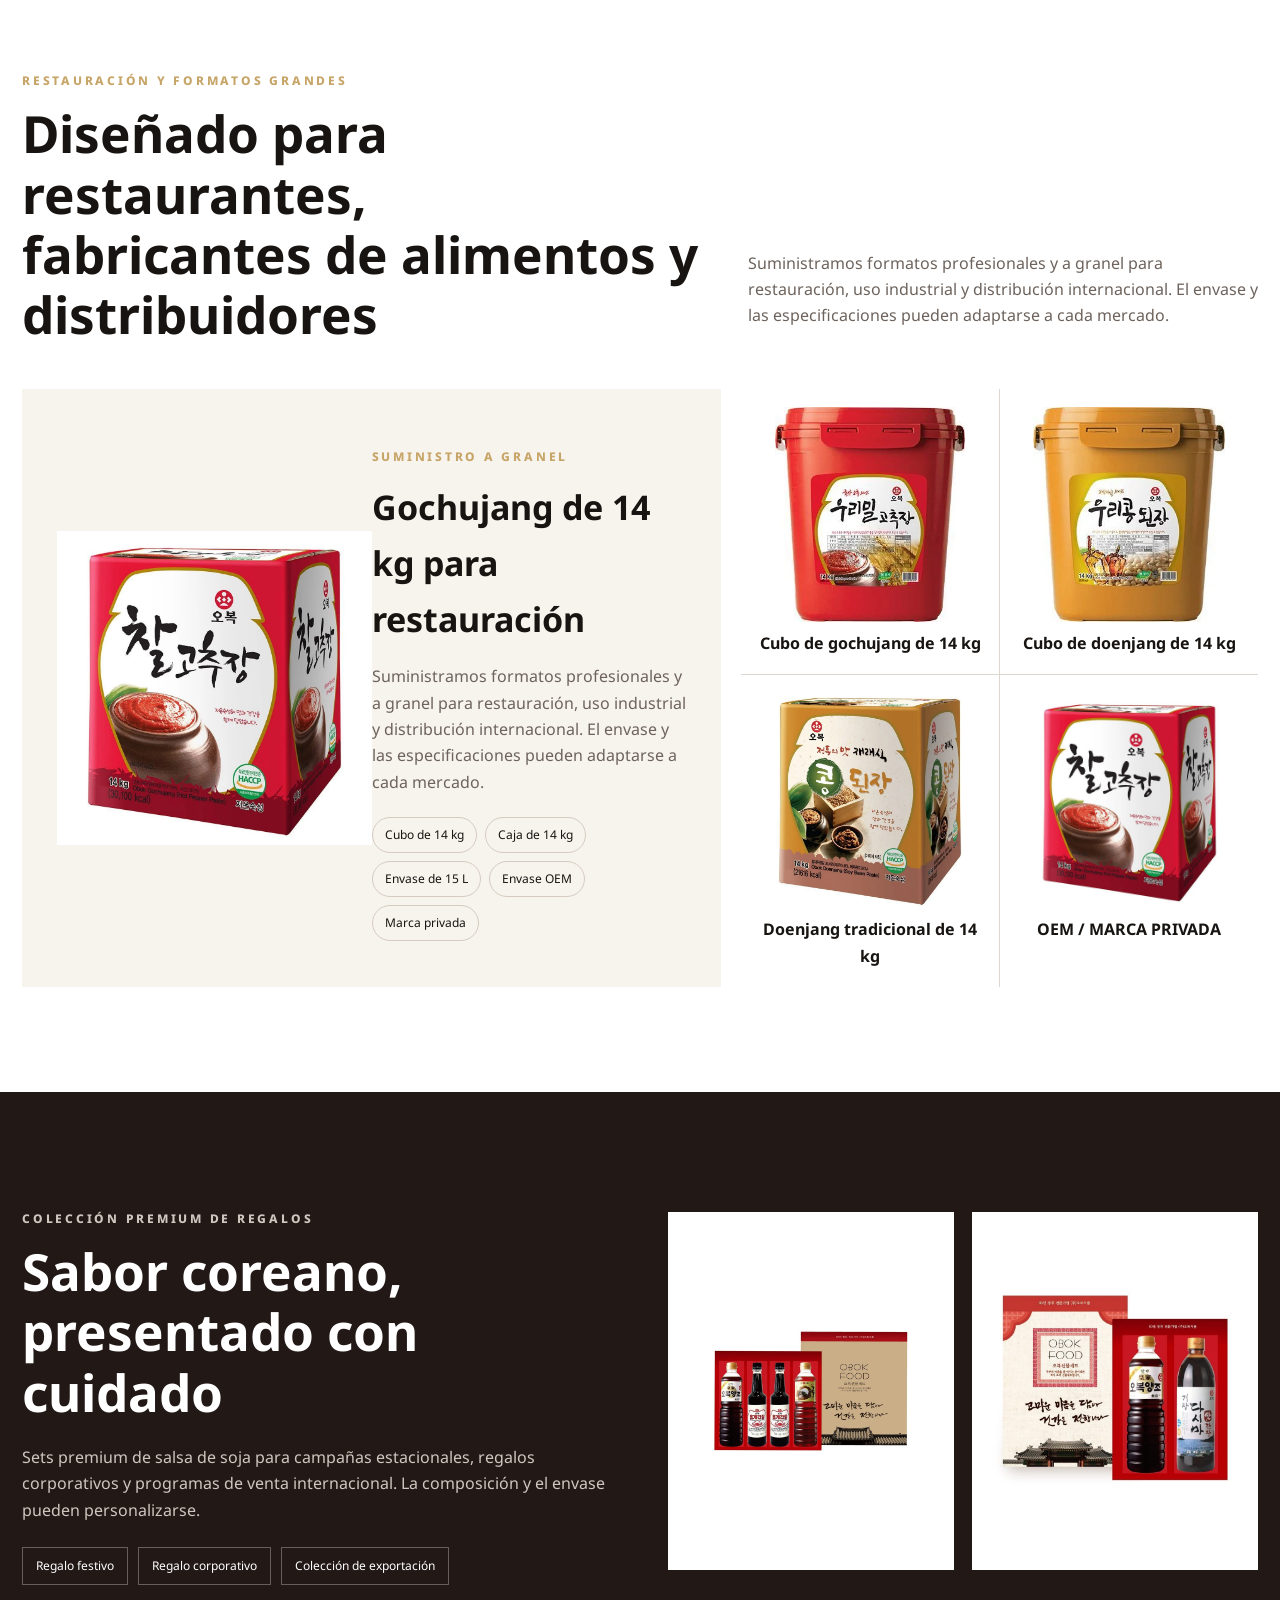
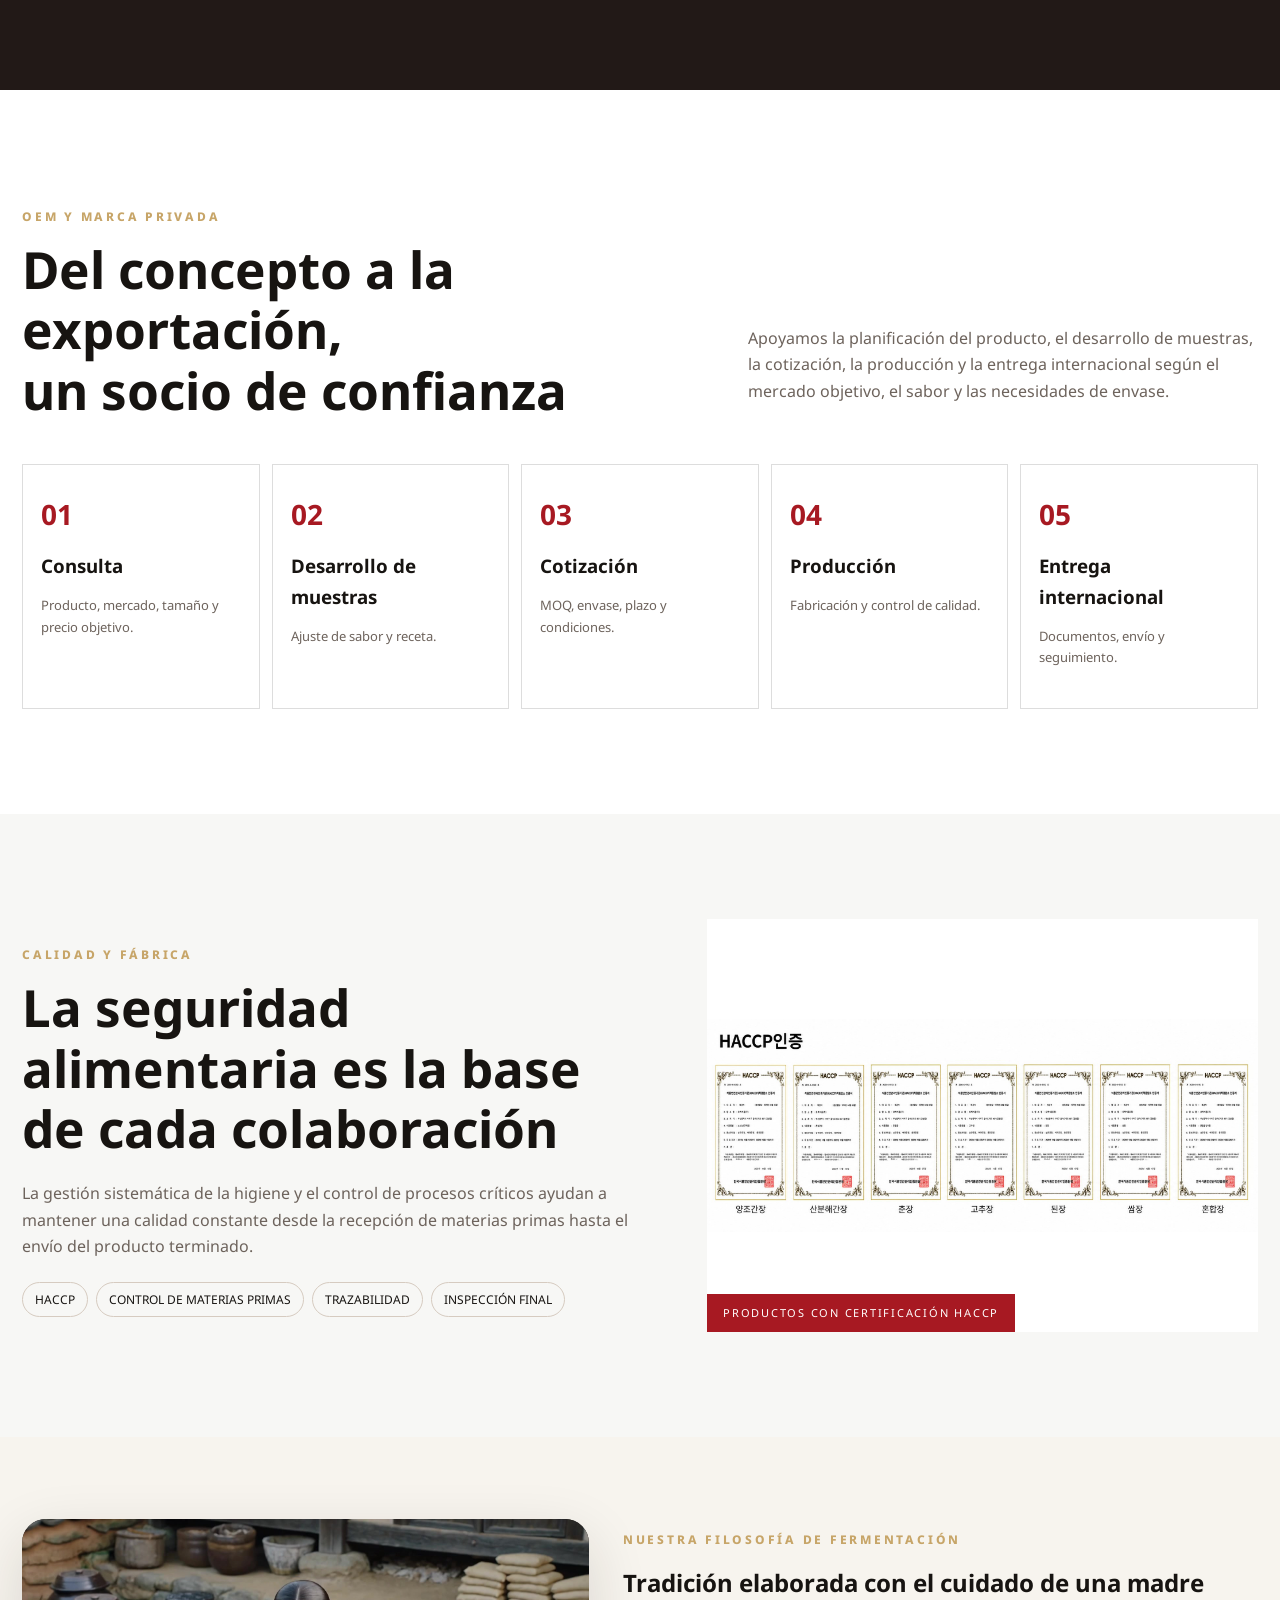
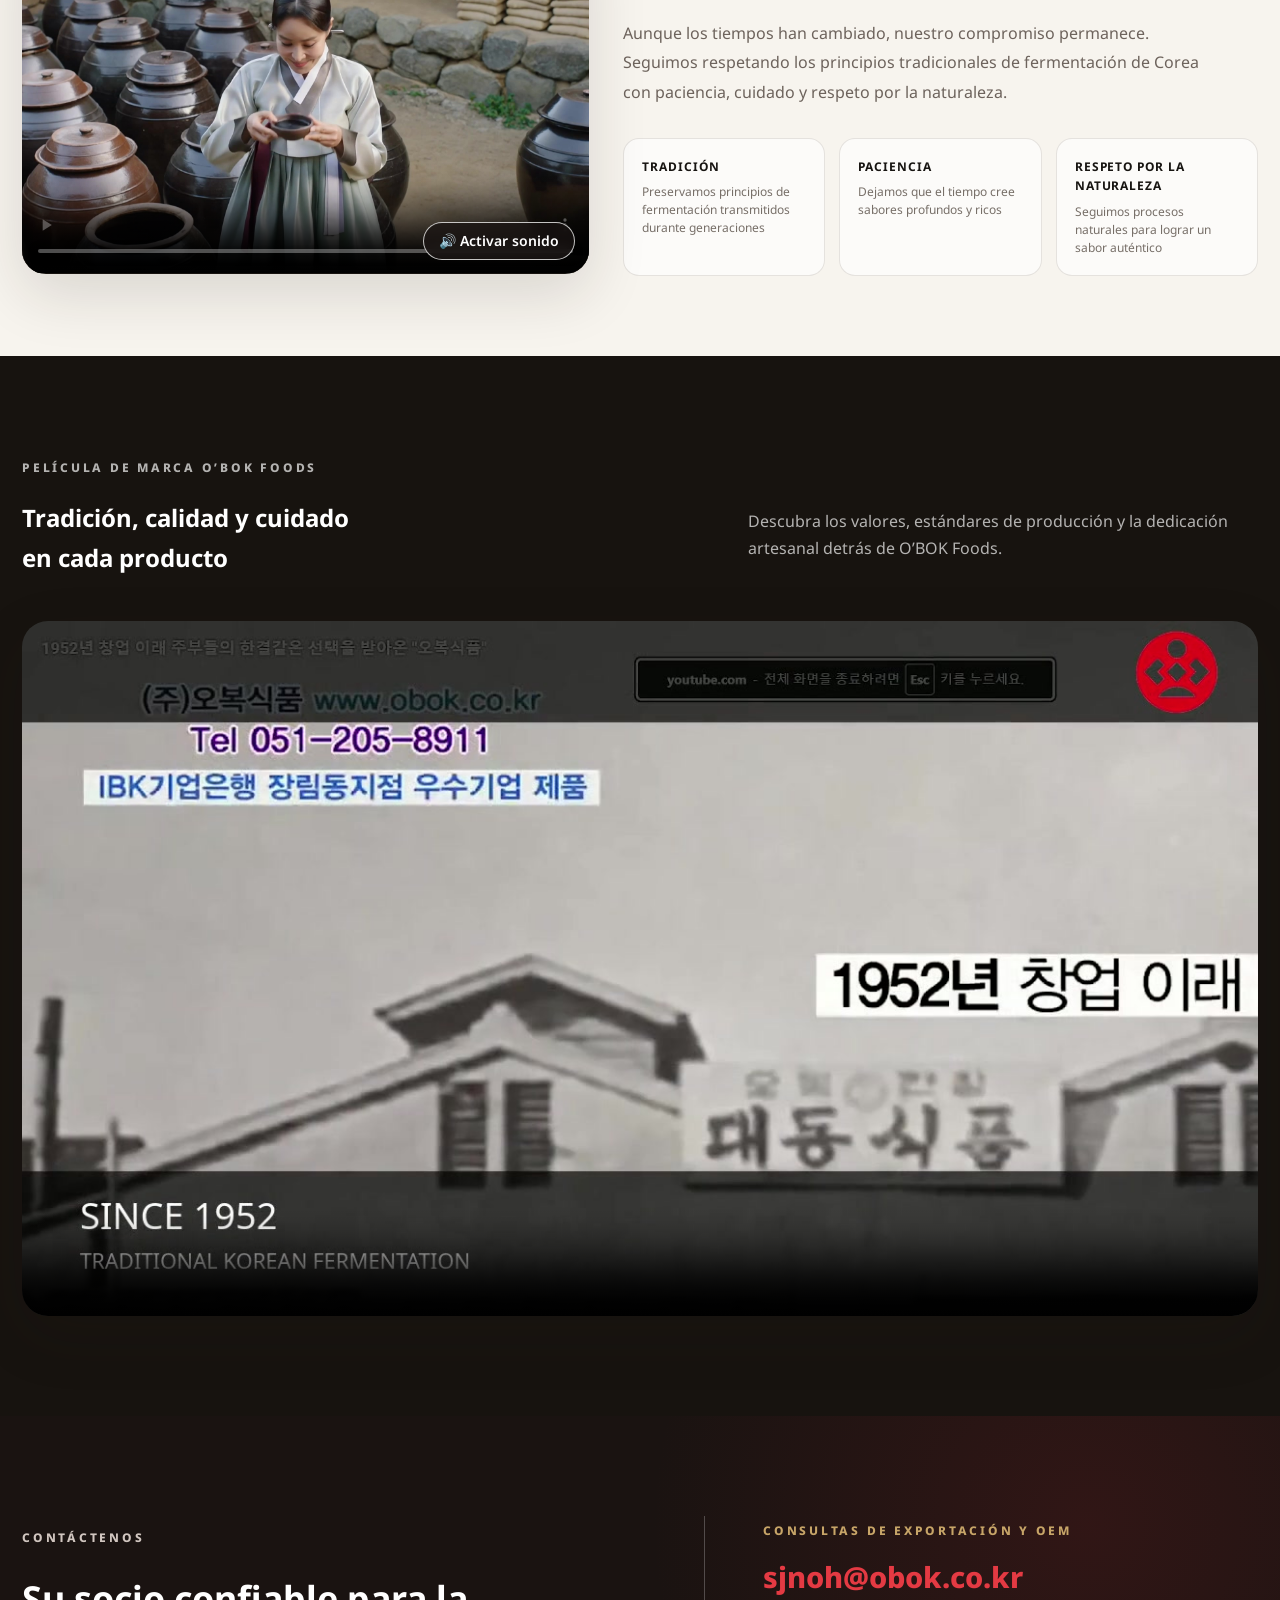
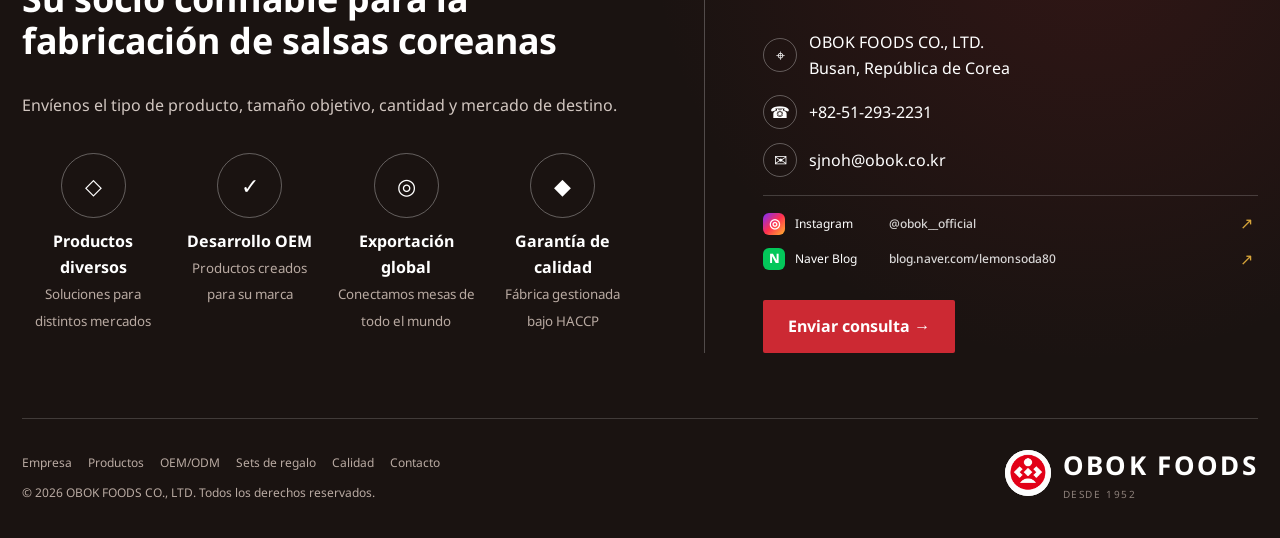
<file: es/index.html>
<!DOCTYPE html>

<html lang="es"><head><meta charset="utf-8"/><meta content="width=device-width,initial-scale=1,viewport-fit=cover" name="viewport"/><meta content="#1a1311" name="theme-color"/><title>OBOK FOODS | Fabricante de salsas coreanas | OEM y marca privada</title><link href="../assets/style.css" rel="stylesheet"/>
<style>
/* OBOK two-video section */
.obok-philosophy-video-section{
  padding:80px 0;
  background:#f7f4ee;
}
.obok-video-grid{
  display:grid;
  grid-template-columns:minmax(0,1fr) minmax(0,1.12fr);
  gap:34px;
  align-items:center;
}
.obok-video-card{
  position:relative;
  overflow:hidden;
  border-radius:24px;
  background:#17130f;
  box-shadow:0 20px 60px rgba(35,25,18,.14);
}
.obok-video-card video{
  display:block;
  width:100%;
  height:100%;
  object-fit:cover;
}
.obok-philosophy-video{
  aspect-ratio:16/10;
}
.obok-video-copy h2{
  margin:.15em 0 .45em;
}
.obok-video-copy p{
  line-height:1.85;
}
.obok-values{
  display:grid;
  grid-template-columns:repeat(3,1fr);
  gap:14px;
  margin-top:30px;
}
.obok-values div{
  padding:18px;
  border:1px solid rgba(70,55,40,.13);
  border-radius:16px;
  background:rgba(255,255,255,.62);
}
.obok-values b{
  display:block;
  margin-bottom:7px;
  font-size:12px;
  letter-spacing:.08em;
}
.obok-values span{
  display:block;
  color:#776f68;
  font-size:12px;
  line-height:1.5;
}
.obok-brand-film{
  padding:90px 0 100px;
  background:#17130f;
  color:#fff;
}
.obok-brand-film .section-head p{
  color:rgba(255,255,255,.68);
}
.obok-brand-film .kicker{
  color:#d8b46a;
}
.obok-brand-video{
  margin-top:34px;
  aspect-ratio:16/9;
  border-radius:26px;
}
.obok-brand-video video{
  object-fit:contain;
}
@media (max-width:900px){
  .obok-video-grid{
    grid-template-columns:1fr;
  }
  .obok-values{
    grid-template-columns:1fr;
  }
}
@media (max-width:600px){
  .obok-philosophy-video-section,
  .obok-brand-film{
    padding:58px 0;
  }
  .obok-video-card{
    border-radius:17px;
  }
  .obok-video-copy p br{
    display:none;
  }
}

/* Contact headline size adjustment */
.contact .contact-grid h2{
  font-size:clamp(30px,3.2vw,44px);
  line-height:1.14;
  max-width:760px;
}
@media (max-width:600px){
  .contact .contact-grid h2{
    font-size:30px;
  }
}

</style>
<style id="obok-logo-image-style">
.brand img.logo-mark,.footer-brand img.logo-mark{width:46px;height:46px;object-fit:contain;border-radius:50%;background:#fff;}
.photo img{width:100%;height:100%;object-fit:contain;background:#fff;}
</style>
<style id="obok-unified-hero-style">
.hero{min-height:0!important;padding:0!important;display:block!important;background:none!important}
.hero::before,.hero::after{display:none!important}
.hero>.container{width:100%!important;max-width:none!important;padding:0!important}
.obok-main-hero-image{display:block;width:100%;height:auto}
.contact .contact-grid h2{font-size:clamp(26px,2.8vw,38px);line-height:1.18;max-width:760px}
.brand img.logo-mark,.footer-brand img.logo-mark{width:46px;height:46px;object-fit:contain;border-radius:50%;background:#fff}
.photo img{width:100%;height:100%;object-fit:contain;background:#fff}
.nav a[href="/brochure/"]{
  background:#b61520;
  color:#fff !important;
  padding:9px 14px;
  border-radius:6px;
  font-weight:700;
  transition:all .2s ease;
}

.nav a[href="/brochure/"]:hover{
  background:#94111a;
  color:#fff !important;
  transform:translateY(-1px);
}  
</style>
<style id="obok-final-polish">
html{scroll-behavior:smooth}
section[id]{scroll-margin-top:88px}
.hero{position:relative}
.hero .container{position:relative}
.hero-cta-overlay{position:absolute;inset:0;z-index:5;pointer-events:none}
.hero-cta-overlay a{position:absolute;display:block;pointer-events:auto;border-radius:8px;outline-offset:4px}
.hero-cta-overlay a:focus-visible{outline:3px solid #ffd86b;background:rgba(255,216,107,.16)}
.hero-contact-link{left:33.3%;top:80.5%;width:12%;height:7.2%}
.hero-products-link{left:46.1%;top:80.5%;width:16%;height:7.2%}
.gift-gallery{display:grid!important;grid-template-columns:repeat(2,minmax(0,1fr))!important;gap:18px!important;align-items:stretch!important}
.gift-gallery img{display:block!important;width:100%!important;height:100%!important;aspect-ratio:4/5!important;object-fit:contain!important;object-position:center!important;padding:18px!important;box-sizing:border-box!important;background:#fff!important}
.nav a.is-active{color:#d8b46a!important}
@media(max-width:900px){section[id]{scroll-margin-top:72px}}
@media(max-width:600px){
  .gift-gallery{gap:10px!important}
  .gift-gallery img{padding:9px!important}
  .hero-contact-link{left:33%;top:80%;width:12.8%;height:8%}
  .hero-products-link{left:45.8%;top:80%;width:16.8%;height:8%}
}
</style>
<style id="obok-mobile-hero-gap-fix">
@media (max-width: 768px){
  .hero{
    height:auto !important;
    min-height:0 !important;
    padding:0 !important;
    display:block !important;
  }

  .hero > .container{
    height:auto !important;
    min-height:0 !important;
    margin:0 !important;
    padding:0 !important;
  }

  .obok-main-hero-image{
    display:block !important;
    width:100% !important;
    height:auto !important;
    margin:0 !important;
  }

  .hero .stats{
    position:static !important;
    inset:auto !important;
    transform:none !important;
    margin:0 !important;
  }
}
</style>
<style id="obok-video-sound-style">
.obok-philosophy-video{position:relative}
.obok-sound-toggle{
  position:absolute;
  right:14px;
  bottom:14px;
  z-index:5;
  border:1px solid rgba(255,255,255,.75);
  border-radius:999px;
  padding:10px 15px;
  background:rgba(25,20,18,.72);
  color:#fff;
  font:600 14px/1.1 Arial,sans-serif;
  cursor:pointer;
  backdrop-filter:blur(6px);
  -webkit-backdrop-filter:blur(6px);
}
.obok-sound-toggle:focus-visible{outline:3px solid #fff;outline-offset:2px}
@media(max-width:768px){
  .obok-sound-toggle{right:10px;bottom:10px;padding:9px 12px;font-size:13px}
}
</style>
<meta content="Fabricante coreano de salsa de soja y salsas fermentadas desde 1952. Producción OEM y de marca privada con gestión HACCP." name="description"/><meta content="index, follow, max-image-preview:large, max-snippet:-1, max-video-preview:-1" name="robots"/><meta content="index, follow" name="googlebot"/><meta content="9da4c206c8c1f98967bfab53ee171966640bceee" name="naver-site-verification"/><link href="https://obokfoods.com/favicon.ico" rel="icon" type="image/x-icon"/><link href="https://obokfoods.com/assets/favicon-32x32.png" rel="icon" sizes="32x32" type="image/png"/><link href="https://obokfoods.com/assets/apple-touch-icon.png" rel="apple-touch-icon" sizes="180x180"/><link href="https://obokfoods.com/site.webmanifest" rel="manifest"/><meta content="website" property="og:type"/><meta content="OBOK Foods" property="og:site_name"/><meta content="OBOK FOODS | Fabricante de salsas coreanas | OEM y marca privada" property="og:title"/><meta content="Fabricante coreano de salsa de soja y salsas fermentadas desde 1952. Producción OEM y de marca privada con gestión HACCP." property="og:description"/><meta content="https://obokfoods.com/es/" property="og:url"/><meta content="https://obokfoods.com/assets/obok-hero-es.png" property="og:image"/><meta content="OBOK Foods Korean fermented sauce manufacturer" property="og:image:alt"/><meta content="es_ES" property="og:locale"/><meta content="summary_large_image" name="twitter:card"/><meta content="OBOK FOODS | Fabricante de salsas coreanas | OEM y marca privada" name="twitter:title"/><meta content="Fabricante coreano de salsa de soja y salsas fermentadas desde 1952. Producción OEM y de marca privada con gestión HACCP." name="twitter:description"/><meta content="https://obokfoods.com/assets/obok-hero-es.png" name="twitter:image"/><script id="obok-organization-schema" type="application/ld+json">{
  "@context": "https://schema.org",
  "@type": "Organization",
  "name": "OBOK Foods",
  "alternateName": "O'BOK Foods",
  "url": "https://obokfoods.com/",
  "logo": "https://obokfoods.com/assets/obok-logo.png",
  "email": "sjnoh@obok.co.kr",
  "description": "1952년 설립된 오복식품은 간장, 고추장, 된장 및 다양한 소스를 제조하며 HACCP 기반 OEM·PB 생산과 수출을 지원합니다.",
  "foundingDate": "1952",
  "address": {
    "@type": "PostalAddress",
    "addressCountry": "KR"
  },
  "contactPoint": {
    "@type": "ContactPoint",
    "contactType": "sales",
    "email": "sjnoh@obok.co.kr",
    "availableLanguage": [
      "Korean",
      "English",
      "Chinese",
      "Russian",
      "Spanish"
    ]
  }
}</script><script id="obok-website-schema" type="application/ld+json">{
  "@context": "https://schema.org",
  "@type": "WebSite",
  "name": "OBOK Foods",
  "url": "https://obokfoods.com/",
  "inLanguage": [
    "ko",
    "en",
    "zh-CN",
    "ru",
    "es"
  ]
}</script>
<!-- Google tag (gtag.js) -->
<script async="" src="https://www.googletagmanager.com/gtag/js?id=G-Y15YXB2DE8"></script>
<script>
  window.dataLayer = window.dataLayer || [];
  function gtag(){dataLayer.push(arguments);}
  gtag('js', new Date());
  gtag('config', 'G-Y15YXB2DE8');
</script>
<link href="https://obokfoods.com/es/" rel="canonical"/><link href="https://obokfoods.com/" hreflang="ko" rel="alternate"/><link href="https://obokfoods.com/en/" hreflang="en" rel="alternate"/><link href="https://obokfoods.com/cn/" hreflang="zh-CN" rel="alternate"/><link href="https://obokfoods.com/ru/" hreflang="ru" rel="alternate"/><link href="https://obokfoods.com/es/" hreflang="es" rel="alternate"/><link href="https://obokfoods.com/en/" hreflang="x-default" rel="alternate"/>
<style id="obok-v22-responsive-ratio-fix">
/* V22: one consistent media-ratio policy across desktop, tablet and mobile */
.hero{height:auto!important;min-height:0!important;overflow:visible!important;background:#fff!important;padding:0!important}
.hero>.container{width:100%!important;max-width:none!important;margin:0!important;padding:0!important}
.obok-main-hero-image{display:block!important;width:100%!important;height:auto!important;aspect-ratio:16/9!important;object-fit:cover!important;object-position:center center!important}
.product-image img{width:100%!important;height:100%!important;object-fit:contain!important;object-position:center!important;padding:13px!important}
.product-card:first-child .product-image img{object-fit:contain!important;padding:13px!important}
.photo img{width:100%!important;height:auto!important;aspect-ratio:4/3!important;object-fit:contain!important;object-position:center!important;background:#fff!important}
.obok-video-card video,.obok-brand-video video{width:100%!important;height:100%!important}
.obok-brand-video{aspect-ratio:16/9!important}
@media(max-width:768px){
 .hero,.hero>.container{height:auto!important;min-height:0!important}
 .obok-main-hero-image{width:100%!important;height:auto!important;aspect-ratio:16/9!important;object-fit:cover!important}
 .hero .stats{position:static!important}
}
</style>
<link rel="preconnect" href="https://fonts.googleapis.com">
<link rel="preconnect" href="https://fonts.gstatic.com" crossorigin>
<link href="https://fonts.googleapis.com/css2?family=Noto+Sans:wght@400;500;600;700;800&display=swap" rel="stylesheet">
<style>html,body,button,input,textarea,select{font-family:"Noto Sans",sans-serif!important} h1,h2,h3,h4,h5,h6{font-family:"Noto Sans",sans-serif!important}</style>

<style id="obok-mobile-hero-no-crop-fix">
/* Mobile: show the complete 16:9 hero artwork without cropping either side. */
@media(max-width:768px){
  .hero{height:auto!important;min-height:0!important;overflow:visible!important;background:#fff!important;padding:0!important}
  .hero>.container{width:100%!important;max-width:none!important;height:auto!important;min-height:0!important;margin:0!important;padding:0!important;overflow:visible!important}
  .obok-main-hero-image{
    display:block!important;width:100%!important;height:auto!important;max-height:none!important;
    aspect-ratio:auto!important;object-fit:contain!important;object-position:center center!important;
    margin:0!important;background:#fff!important
  }
  .hero .stats{position:static!important;inset:auto!important;transform:none!important;margin:0!important}
  .hero-cta-overlay{display:none!important}
}
</style>

<style id="obok-mobile-fixed-header-offset-fix">
/* Mobile/tablet: the global header is fixed, so keep the hero artwork below it.
   Without this offset, the top of the hero (headline and subject's face) is hidden behind the header. */
@media (max-width:980px){
  main#top{padding-top:76px!important;}
}
@media (max-width:600px){
  main#top{padding-top:68px!important;}
}
</style>
</head><body>
<header class="header"><a class="brand" href="#top"><img alt="OBOK logo" class="logo-mark" decoding="async" loading="lazy" src="../assets/obok-logo.png"/><span><b>OBOK FOODS</b><small>DESDE 1952</small></span></a><button aria-label="Menu" class="menu">☰</button><nav class="nav"><a href="#about">Empresa</a><a href="#products">Productos</a><a href="#bulk">Formatos y OEM</a><a href="#gifts">Sets de regalo</a><a href="#quality">Fábrica</a><a href="/brochure/">Folleto digital</a><a href="#contact">Contacto</a><div class="lang-wrap"><button class="lang">🌐 Español ▾</button><div class="lang-menu"><a data-language="ko" href="https://obokfoods.com/">한국어</a><a data-language="en" href="https://obokfoods.com/en/">English</a><a data-language="cn" href="https://obokfoods.com/cn/">简体中文</a><a data-language="ru" href="https://obokfoods.com/ru/">Русский</a><a data-language="es" href="https://obokfoods.com/es/">Español</a></div></div></nav></header>
<main id="top"><section class="hero"><div class="container"><img alt="OBOK Foods — más de 70 años de tradición coreana de fermentación" class="obok-main-hero-image" src="../assets/obok-hero-es-v22.webp"/><div class="hero-cta-overlay"><a aria-label="Contáctenos" class="hero-contact-link" href="#contact" title="Contáctenos"></a><a aria-label="Ver productos" class="hero-products-link" href="#products" title="Ver productos"></a></div></div><div class="stats"><div class="stat"><b>1952</b><span>Fundada</span></div><div class="stat"><b>70+</b><span>Años de experiencia</span></div><div class="stat"><b>HACCP</b><span>Gestión de calidad</span></div><div class="stat"><b>OEM</b><span>Fabricación personalizada</span></div></div></section>
<section class="section" id="about"><div class="container split"><div class="photo reveal"><img alt="OBOK Foods" decoding="async" loading="lazy" src="../assets/obok-representative-production.webp"/><span class="photo-tag">BUSAN · COREA</span></div><div class="reveal"><p class="kicker">SOBRE OBOK</p><h2>Herencia de fermentación coreana,<br/>creada para los mercados globales</h2><p class="muted">Con más de siete décadas de experiencia en la elaboración de salsas, OBOK combina el conocimiento tradicional de la fermentación con tecnología alimentaria moderna. Desarrollamos y fabricamos salsa de soja, gochujang, doenjang y una amplia variedad de salsas para socios internacionales.</p><div class="facts"><div><b>Hecho en Corea</b><span>Fabricación y suministro confiables</span></div><div><b>Desarrollo de productos</b><span>Recetas enfocadas en cada mercado</span></div><div><b>Control de calidad</b><span>Gestión desde las materias primas hasta el envío</span></div><div><b>Soporte de exportación</b><span>Tamaños, etiquetas y envases personalizados</span></div></div></div></div></section>
<section class="section products" id="products"><div class="container"><div class="section-head reveal"><div><p class="kicker">CENTRO DE PRODUCTOS</p><h2>Productos principales</h2></div><p>Desde salsas coreanas fermentadas tradicionales hasta productos personalizados para mercados globales, OBOK ofrece soluciones flexibles de desarrollo y fabricación.</p></div><div class="product-grid"><article class="product-card reveal"><div class="product-image"><img alt="Brewed Soy Sauce" decoding="async" loading="lazy" src="../assets/soy.webp"/></div><div class="product-body"><span class="num">01</span><h3>Salsa de soja fermentada</h3><p>Aroma equilibrado y sabor umami para restauración, venta minorista y desarrollo OEM.</p><small>SALSA DE SOJA COREANA</small></div></article><article class="product-card reveal"><div class="product-image"><img alt="Gochujang" decoding="async" loading="lazy" src="../assets/gochujang.webp"/></div><div class="product-body"><span class="num">02</span><h3>Gochujang</h3><p>Equilibrio de dulzor, picante y umami para arroz, barbacoa y aplicaciones de salsa.</p><small>GOCHUJANG</small></div></article><article class="product-card reveal"><div class="product-image"><img alt="Doenjang" decoding="async" loading="lazy" src="../assets/doenjang.webp"/></div><div class="product-body"><span class="num">03</span><h3>Doenjang</h3><p>Profundo sabor de soja fermentada para sopas, guisos y productos de condimento.</p><small>DOENJANG</small></div></article><article class="product-card reveal"><div class="product-image"><img alt="Chunjang" decoding="async" loading="lazy" src="../assets/chunjang.webp"/></div><div class="product-body"><span class="num">04</span><h3>Chunjang</h3><p>Ideal para fideos coreanos con salsa de frijol negro y diversas recetas de restauración.</p><small>CHUNJANG</small></div></article><article class="product-card reveal"><div class="product-image"><img alt="Ssamjang" decoding="async" loading="lazy" src="../assets/ssamjang.webp"/></div><div class="product-body"><span class="num">05</span><h3>Ssamjang</h3><p>Dulce, sabroso y ligeramente picante; ideal para barbacoa, wraps de lechuga y salsas para mojar.</p><small>SSAMJANG</small></div></article></div></div></section>
<section class="factory-band"><div class="reveal"><img alt="OBOK factory" decoding="async" loading="lazy" src="../assets/factory.webp"/></div><div class="factory-copy reveal"><p class="kicker">CAPACIDAD DE FABRICACIÓN</p><h2>Producción escalable,<br/>basada en experiencia en fermentación</h2><p>Instalaciones dedicadas de fermentación y almacenamiento, procesos estandarizados y un equipo experimentado respaldan una calidad constante y entregas confiables.</p><ul><li>Instalaciones de fermentación y almacenamiento</li><li>Gestión estandarizada de la producción</li><li>Múltiples formatos de envase</li><li>Suministro estable y apoyo a la exportación</li></ul></div></section>
<section class="section" id="bulk"><div class="container"><div class="section-head reveal"><div><p class="kicker">RESTAURACIÓN Y FORMATOS GRANDES</p><h2>Diseñado para restaurantes,<br/>fabricantes de alimentos y distribuidores</h2></div><p>Suministramos formatos profesionales y a granel para restauración, uso industrial y distribución internacional. El envase y las especificaciones pueden adaptarse a cada mercado.</p></div><div class="bulk-grid"><article class="bulk-main reveal"><img alt="14 kg gochujang" decoding="async" loading="lazy" src="../assets/bulk-gochujang-box.webp"/><div class="bulk-copy"><p class="kicker">SUMINISTRO A GRANEL</p><h3>Gochujang de 14 kg para restauración</h3><p class="muted">Suministramos formatos profesionales y a granel para restauración, uso industrial y distribución internacional. El envase y las especificaciones pueden adaptarse a cada mercado.</p><div class="chips"><span>Cubo de 14 kg</span><span>Caja de 14 kg</span><span>Envase de 15 L</span><span>Envase OEM</span><span>Marca privada</span></div></div></article><div class="bulk-side reveal"><div class="bulk-item"><img decoding="async" loading="lazy" src="../assets/bulk-gochujang-pail.webp"/><b>Cubo de gochujang de 14 kg</b></div><div class="bulk-item"><img decoding="async" loading="lazy" src="../assets/bulk-doenjang-pail.webp"/><b>Cubo de doenjang de 14 kg</b></div><div class="bulk-item"><img decoding="async" loading="lazy" src="../assets/bulk-doenjang-box.webp"/><b>Doenjang tradicional de 14 kg</b></div><div class="bulk-item"><img decoding="async" loading="lazy" src="../assets/bulk-gochujang-box.webp"/><b>OEM / MARCA PRIVADA</b></div></div></div></div></section>
<section class="section gift" id="gifts"><div class="container gift-grid"><div class="reveal"><p class="kicker">COLECCIÓN PREMIUM DE REGALOS</p><h2>Sabor coreano,<br/>presentado con cuidado</h2><p>Sets premium de salsa de soja para campañas estacionales, regalos corporativos y programas de venta internacional. La composición y el envase pueden personalizarse.</p><div class="gift-list"><span>Regalo festivo</span><span>Regalo corporativo</span><span>Colección de exportación</span></div></div><div class="gift-gallery reveal"><img alt="OBOK gift set" decoding="async" loading="lazy" src="../assets/gift-premium.webp"/><img alt="OBOK gift set" decoding="async" loading="lazy" src="../assets/gift-duo.webp"/></div></div></section>
<section class="section" id="oem"><div class="container"><div class="section-head reveal"><div><p class="kicker">OEM Y MARCA PRIVADA</p><h2>Del concepto a la exportación,<br/>un socio de confianza</h2></div><p>Apoyamos la planificación del producto, el desarrollo de muestras, la cotización, la producción y la entrega internacional según el mercado objetivo, el sabor y las necesidades de envase.</p></div><div class="process"><div class="step reveal"><strong>01</strong><h3>Consulta</h3><p>Producto, mercado, tamaño y precio objetivo.</p></div><div class="step reveal"><strong>02</strong><h3>Desarrollo de muestras</h3><p>Ajuste de sabor y receta.</p></div><div class="step reveal"><strong>03</strong><h3>Cotización</h3><p>MOQ, envase, plazo y condiciones.</p></div><div class="step reveal"><strong>04</strong><h3>Producción</h3><p>Fabricación y control de calidad.</p></div><div class="step reveal"><strong>05</strong><h3>Entrega internacional</h3><p>Documentos, envío y seguimiento.</p></div></div></div></section>
<section class="section quality" id="quality"><div class="container split"><div class="reveal"><p class="kicker">CALIDAD Y FÁBRICA</p><h2>La seguridad alimentaria es la base<br/>de cada colaboración</h2><p class="muted">La gestión sistemática de la higiene y el control de procesos críticos ayudan a mantener una calidad constante desde la recepción de materias primas hasta el envío del producto terminado.</p><div class="chips"><span>HACCP</span><span>CONTROL DE MATERIAS PRIMAS</span><span>TRAZABILIDAD</span><span>INSPECCIÓN FINAL</span></div></div><div class="photo reveal"><img alt="OBOK HACCP certificates" decoding="async" loading="lazy" src="../assets/haccp-certificates.jpg"/><span class="photo-tag">PRODUCTOS CON CERTIFICACIÓN HACCP</span></div></div></section>
<section class="obok-philosophy-video-section" id="philosophy">
<div class="container obok-video-grid">
<div class="obok-video-card obok-philosophy-video reveal">
<video aria-label="Traditional Korean fermentation atmosphere" autoplay="" controls="" loop="" muted="" playsinline="" poster="../assets/philosophy-poster.jpg" preload="metadata">
<source src="../assets/fermentation-philosophy.mp4" type="video/mp4"/>
        Your browser does not support HTML5 video.
      </video>
<button aria-pressed="false" class="obok-sound-toggle" data-off-label="🔇 Silenciar" data-on-label="🔊 Activar sonido" type="button">🔊 Activar sonido</button></div>
<div class="obok-video-copy reveal">
<p class="kicker">NUESTRA FILOSOFÍA DE FERMENTACIÓN</p>
<h2>Tradición elaborada con el cuidado de una madre</h2>
<p class="muted">Aunque los tiempos han cambiado, nuestro compromiso permanece.<br/>Seguimos respetando los principios tradicionales de fermentación de Corea<br/>con paciencia, cuidado y respeto por la naturaleza.</p>
<div class="obok-values">
<div>
<b>TRADICIÓN</b>
<span>Preservamos principios de fermentación transmitidos durante generaciones</span>
</div>
<div>
<b>PACIENCIA</b>
<span>Dejamos que el tiempo cree sabores profundos y ricos</span>
</div>
<div>
<b>RESPETO POR LA NATURALEZA</b>
<span>Seguimos procesos naturales para lograr un sabor auténtico</span>
</div>
</div>
</div>
</div>
</section>
<section class="obok-brand-film" id="brand-film">
<div class="container">
<div class="section-head reveal">
<div>
<p class="kicker">PELÍCULA DE MARCA O’BOK FOODS</p>
<h2>Tradición, calidad y cuidado<br/>en cada producto</h2>
</div>
<p>Descubra los valores, estándares de producción y la dedicación artesanal detrás de O’BOK Foods.</p>
</div>
<div class="obok-video-card obok-brand-video reveal">
<video aria-label="O'BOK Foods brand film" controls="" playsinline="" poster="../assets/brand-film-poster.jpg" preload="metadata">
<source src="../assets/obok-brand-film.mp4" type="video/mp4"/>
        Your browser does not support HTML5 video.
      </video>
</div>
</div>
</section>
<section class="contact" id="contact"><div class="container"><div class="contact-grid reveal"><div><p class="kicker">CONTÁCTENOS</p><h2>Su socio confiable para la fabricación de salsas coreanas</h2><p>Envíenos el tipo de producto, tamaño objetivo, cantidad y mercado de destino.</p><div class="benefits"><div class="benefit"><i>◇</i><b>Productos diversos</b><small>Soluciones para distintos mercados</small></div><div class="benefit"><i>✓</i><b>Desarrollo OEM</b><small>Productos creados para su marca</small></div><div class="benefit"><i>◎</i><b>Exportación global</b><small>Conectamos mesas de todo el mundo</small></div><div class="benefit"><i>◆</i><b>Garantía de calidad</b><small>Fábrica gestionada bajo HACCP</small></div></div></div><div class="contact-info"><span class="kicker">Consultas de exportación y OEM</span><a class="mail" href="mailto:sjnoh@obok.co.kr">sjnoh@obok.co.kr</a><div class="details"><div><i>⌖</i><span>OBOK FOODS CO., LTD.<br/>Busan, República de Corea</span></div><div><i>☎</i><span>+82-51-293-2231</span></div><div><i>✉</i><span>sjnoh@obok.co.kr</span></div></div><div class="obok-social-links">
          <a href="https://www.instagram.com/obok__official?utm_source=qr" target="_blank" rel="noopener noreferrer"><span class="social-badge instagram">◎</span><span>Instagram</span><b>@obok__official</b><span class="external">↗</span></a>
          <a href="https://blog.naver.com/lemonsoda80" target="_blank" rel="noopener noreferrer"><span class="social-badge naver">N</span><span>Naver Blog</span><b>blog.naver.com/lemonsoda80</b><span class="external">↗</span></a>
        </div><div class="actions"><a class="btn btn-primary" href="mailto:sjnoh@obok.co.kr?subject=Consulta%20de%20Exportaci%C3%B3n%20y%20OEM%20de%20OBOK">Enviar consulta →</a></div></div></div><footer class="footer"><div><nav class="footer-links"><a href="#about">Empresa</a><a href="#products">Productos</a><a href="#oem">OEM/ODM</a><a href="#gifts">Sets de regalo</a><a href="#quality">Calidad</a><a href="#contact">Contacto</a></nav><div>© <span id="year"></span> OBOK FOODS CO., LTD. Todos los derechos reservados.</div></div><div class="footer-brand"><img alt="OBOK logo" class="logo-mark" decoding="async" loading="lazy" src="../assets/obok-logo.png"/><span><b>OBOK FOODS</b><small>DESDE 1952</small></span></div></footer></div></section></main><script src="../assets/main.js"></script>
<script id="obok-final-navigation">
document.addEventListener('DOMContentLoaded',function(){
  const header=document.querySelector('.header');
  const menuButton=document.querySelector('.menu');
  const nav=document.querySelector('.nav');

  document.querySelectorAll('a[href^="#"]').forEach(function(link){
    link.addEventListener('click',function(event){
      const id=this.getAttribute('href');
      if(!id||id==='#')return;
      const target=document.querySelector(id);
      if(!target)return;
      event.preventDefault();
      const headerHeight=header?header.offsetHeight:0;
      const y=target.getBoundingClientRect().top+window.scrollY-headerHeight;
      window.scrollTo({top:y,behavior:'smooth'});
      if(nav)nav.classList.remove('open');
      if(menuButton)menuButton.setAttribute('aria-expanded','false');
    });
  });

  const sections=Array.from(document.querySelectorAll('main section[id]'));
  const navLinks=Array.from(document.querySelectorAll('.nav > a[href^="#"]'));
  if('IntersectionObserver' in window&&sections.length){
    const observer=new IntersectionObserver(function(entries){
      const visible=entries.filter(e=>e.isIntersecting).sort((a,b)=>b.intersectionRatio-a.intersectionRatio)[0];
      if(!visible)return;
      navLinks.forEach(function(link){
        link.classList.toggle('is-active',link.getAttribute('href')==='#'+visible.target.id);
      });
    },{rootMargin:'-25% 0px -60% 0px',threshold:[0.05,0.2,0.5]});
    sections.forEach(section=>observer.observe(section));
  }
});
</script>
<script id="obok-video-sound-script">
document.addEventListener('DOMContentLoaded', function () {
  document.querySelectorAll('.obok-philosophy-video').forEach(function(card){
    const video = card.querySelector('video');
    const button = card.querySelector('.obok-sound-toggle');
    if (!video || !button) return;

    const onLabel = button.dataset.onLabel;
    const offLabel = button.dataset.offLabel;

    button.addEventListener('click', async function () {
      video.muted = !video.muted;
      if (!video.paused) {
        button.textContent = video.muted ? onLabel : offLabel;
        button.setAttribute('aria-pressed', String(!video.muted));
        return;
      }
      try {
        await video.play();
        button.textContent = video.muted ? onLabel : offLabel;
        button.setAttribute('aria-pressed', String(!video.muted));
      } catch (e) {
        video.muted = true;
        button.textContent = onLabel;
        button.setAttribute('aria-pressed', 'false');
      }
    });
  });
});
</script>

<script id="obok-language-direct">
document.querySelectorAll('.lang-menu a[data-language]').forEach(function(link){
  link.addEventListener('click', function(e){
    e.preventDefault();
    window.location.assign(this.href);
  });
});
</script>

</body></html>
</file>
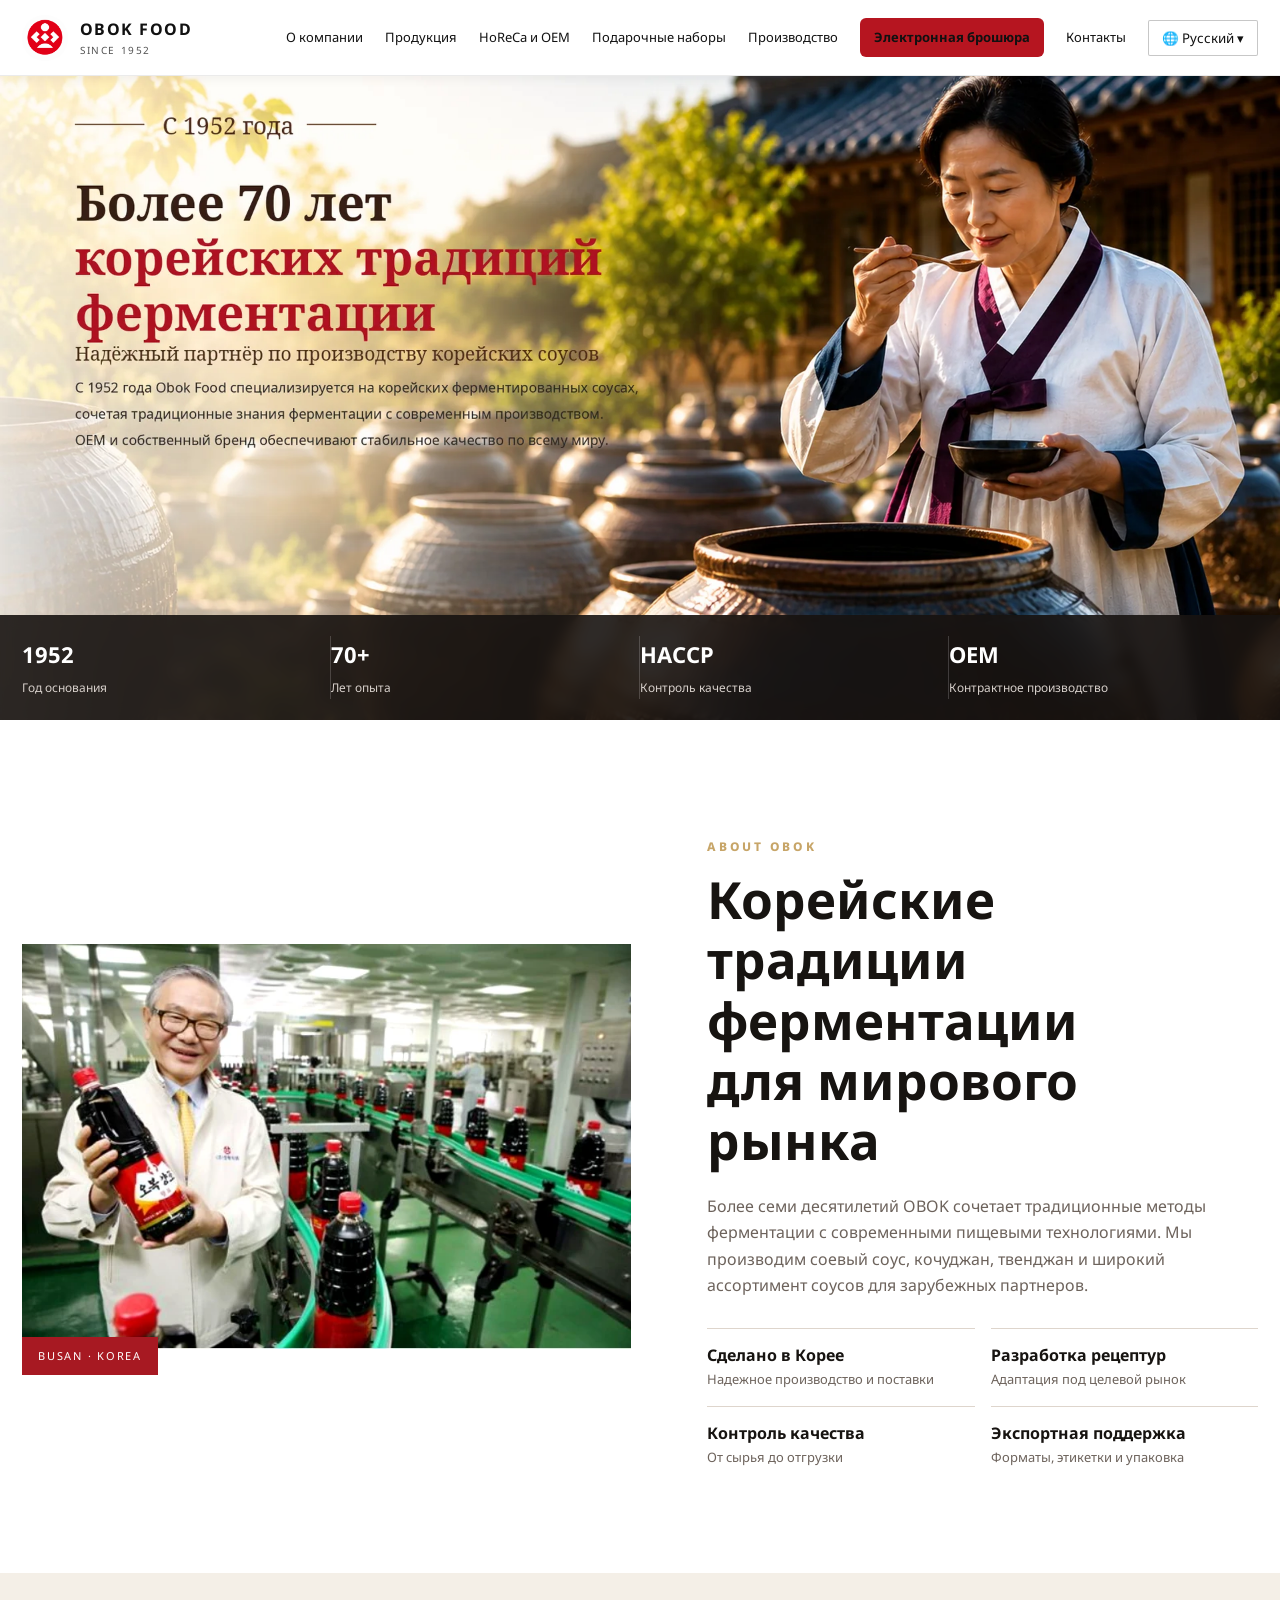
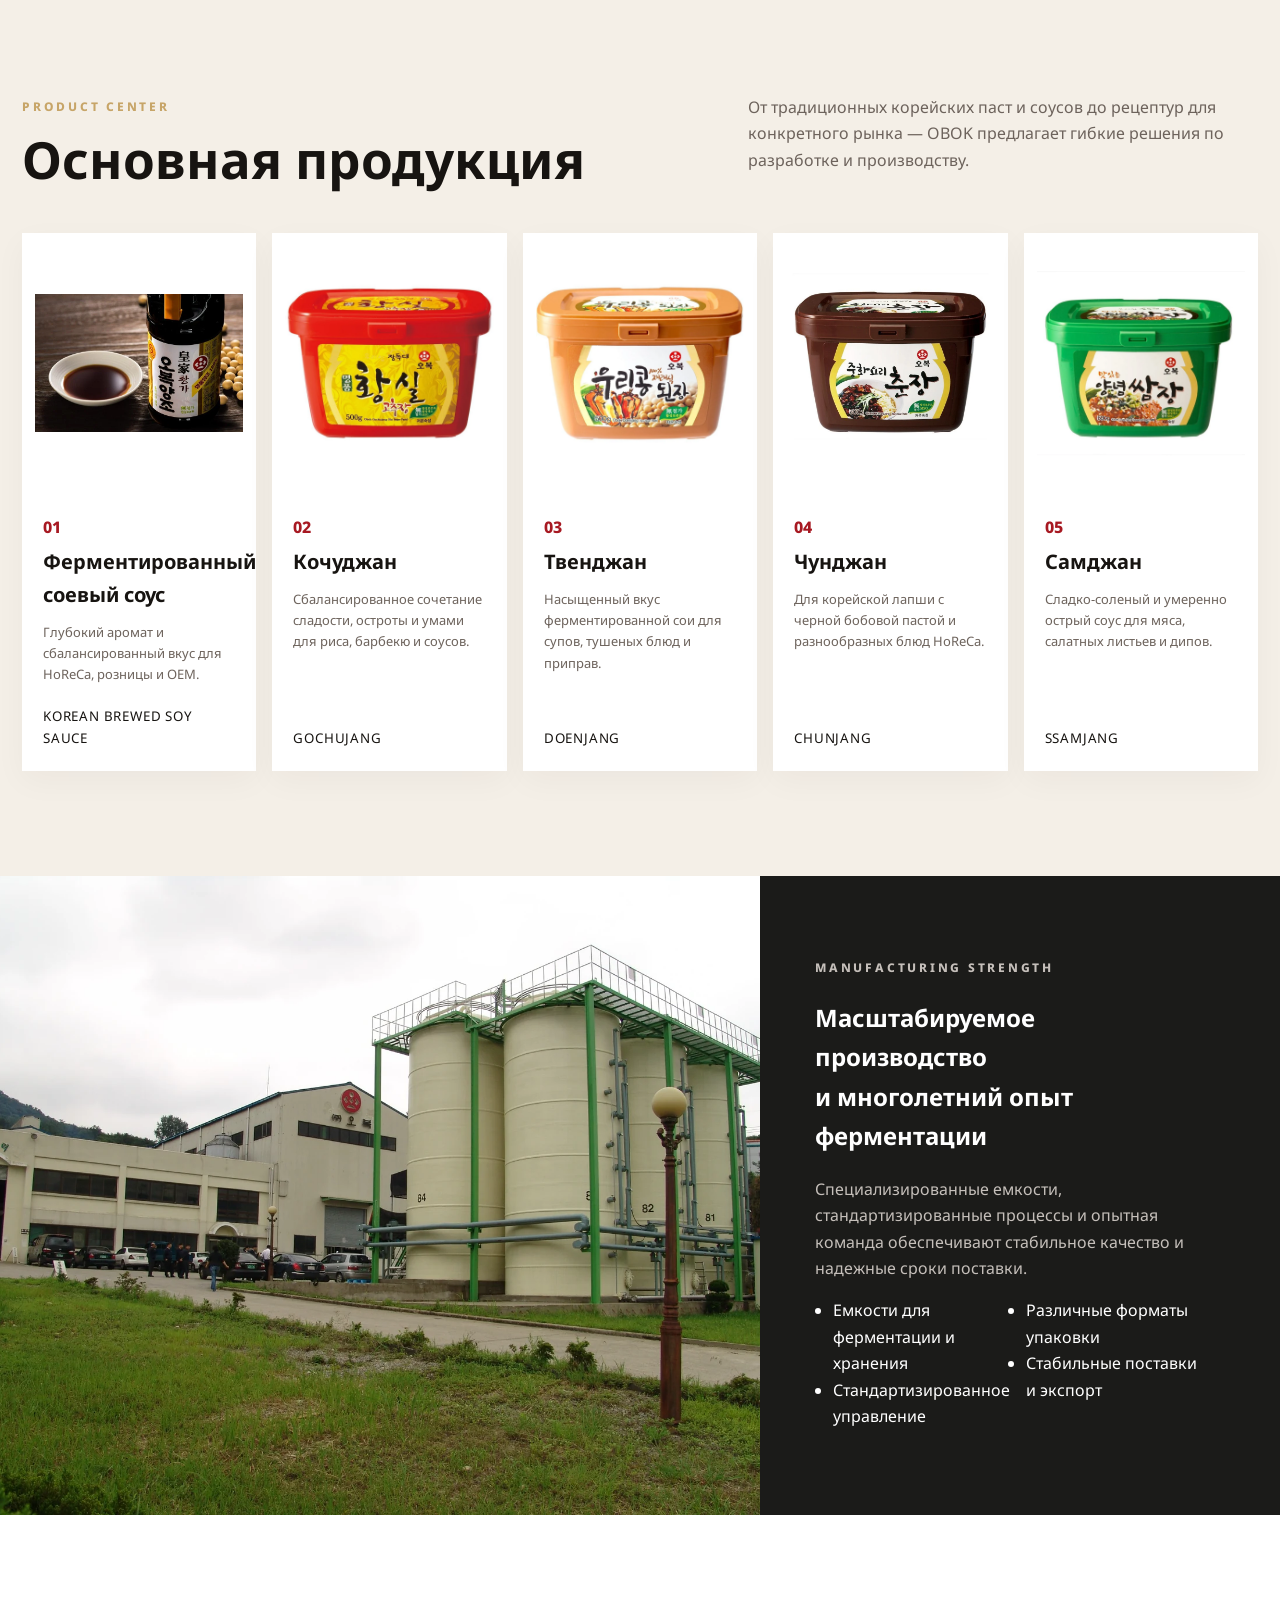
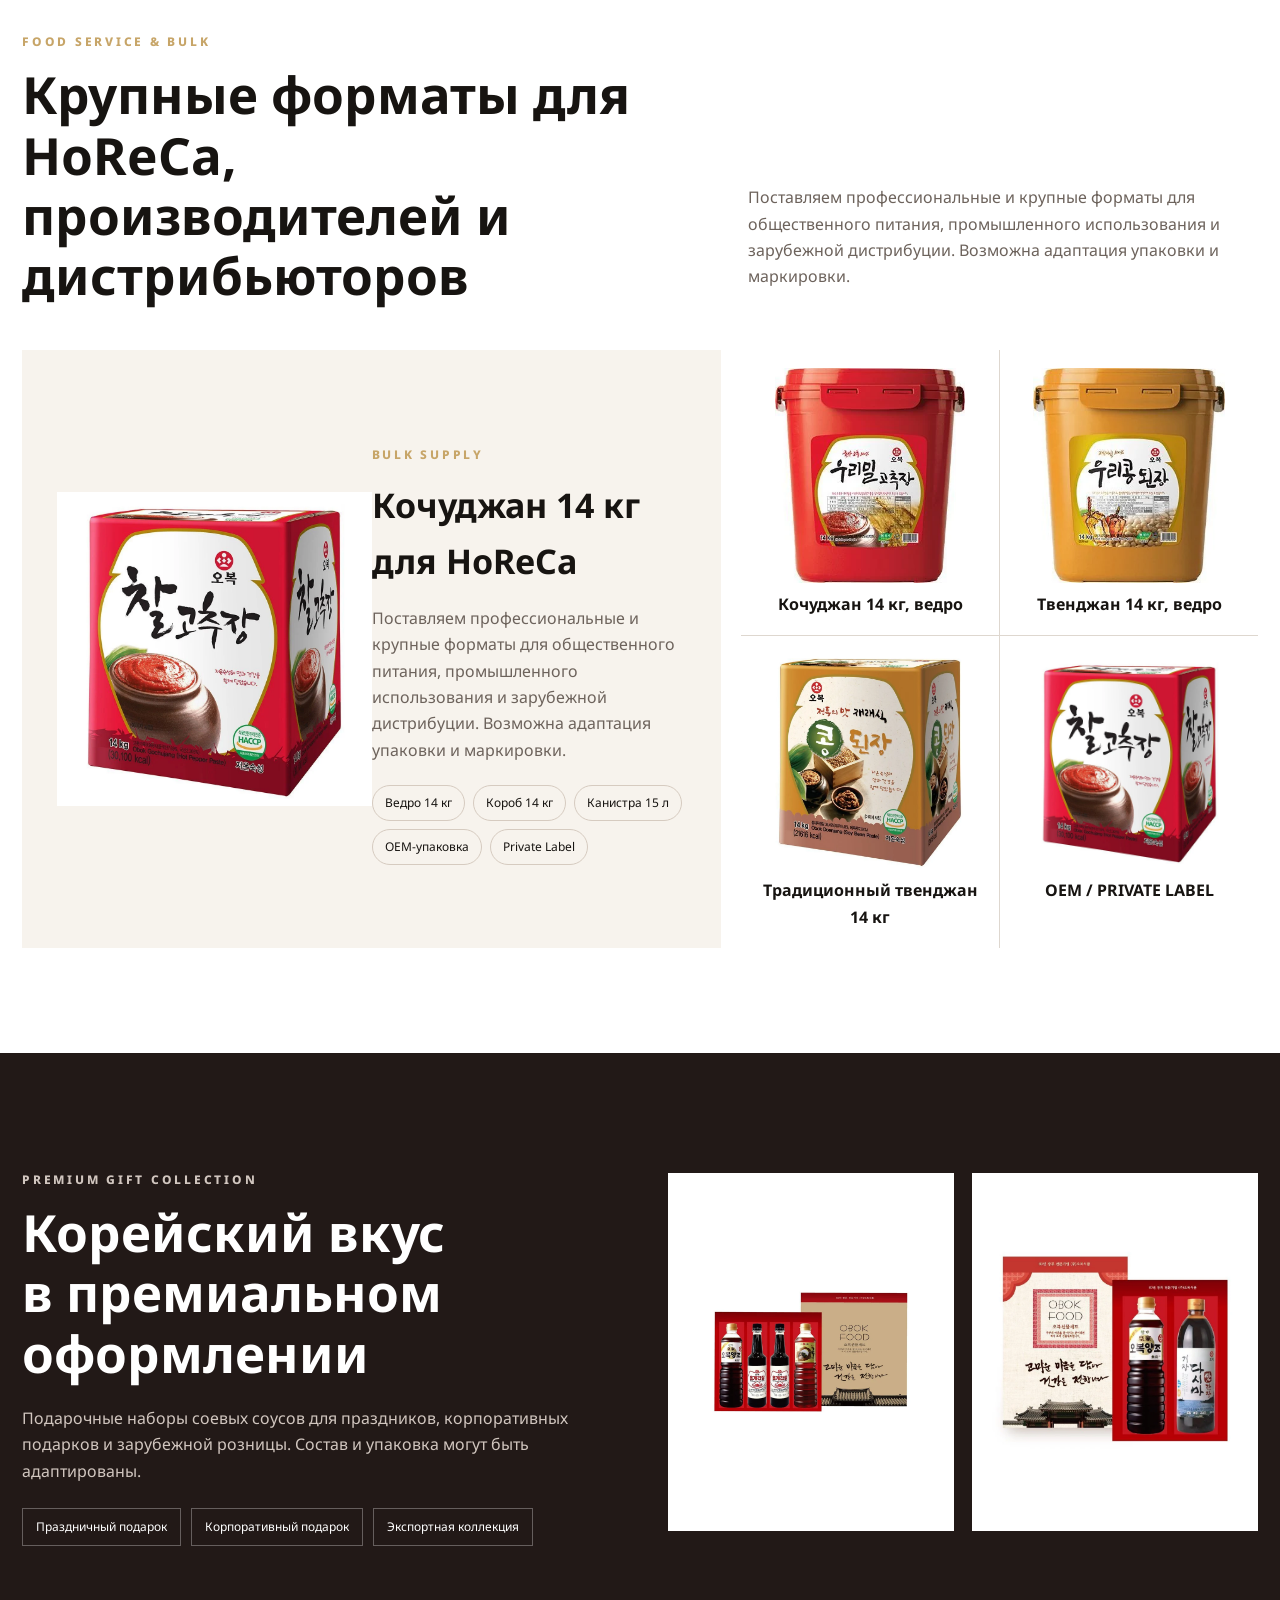
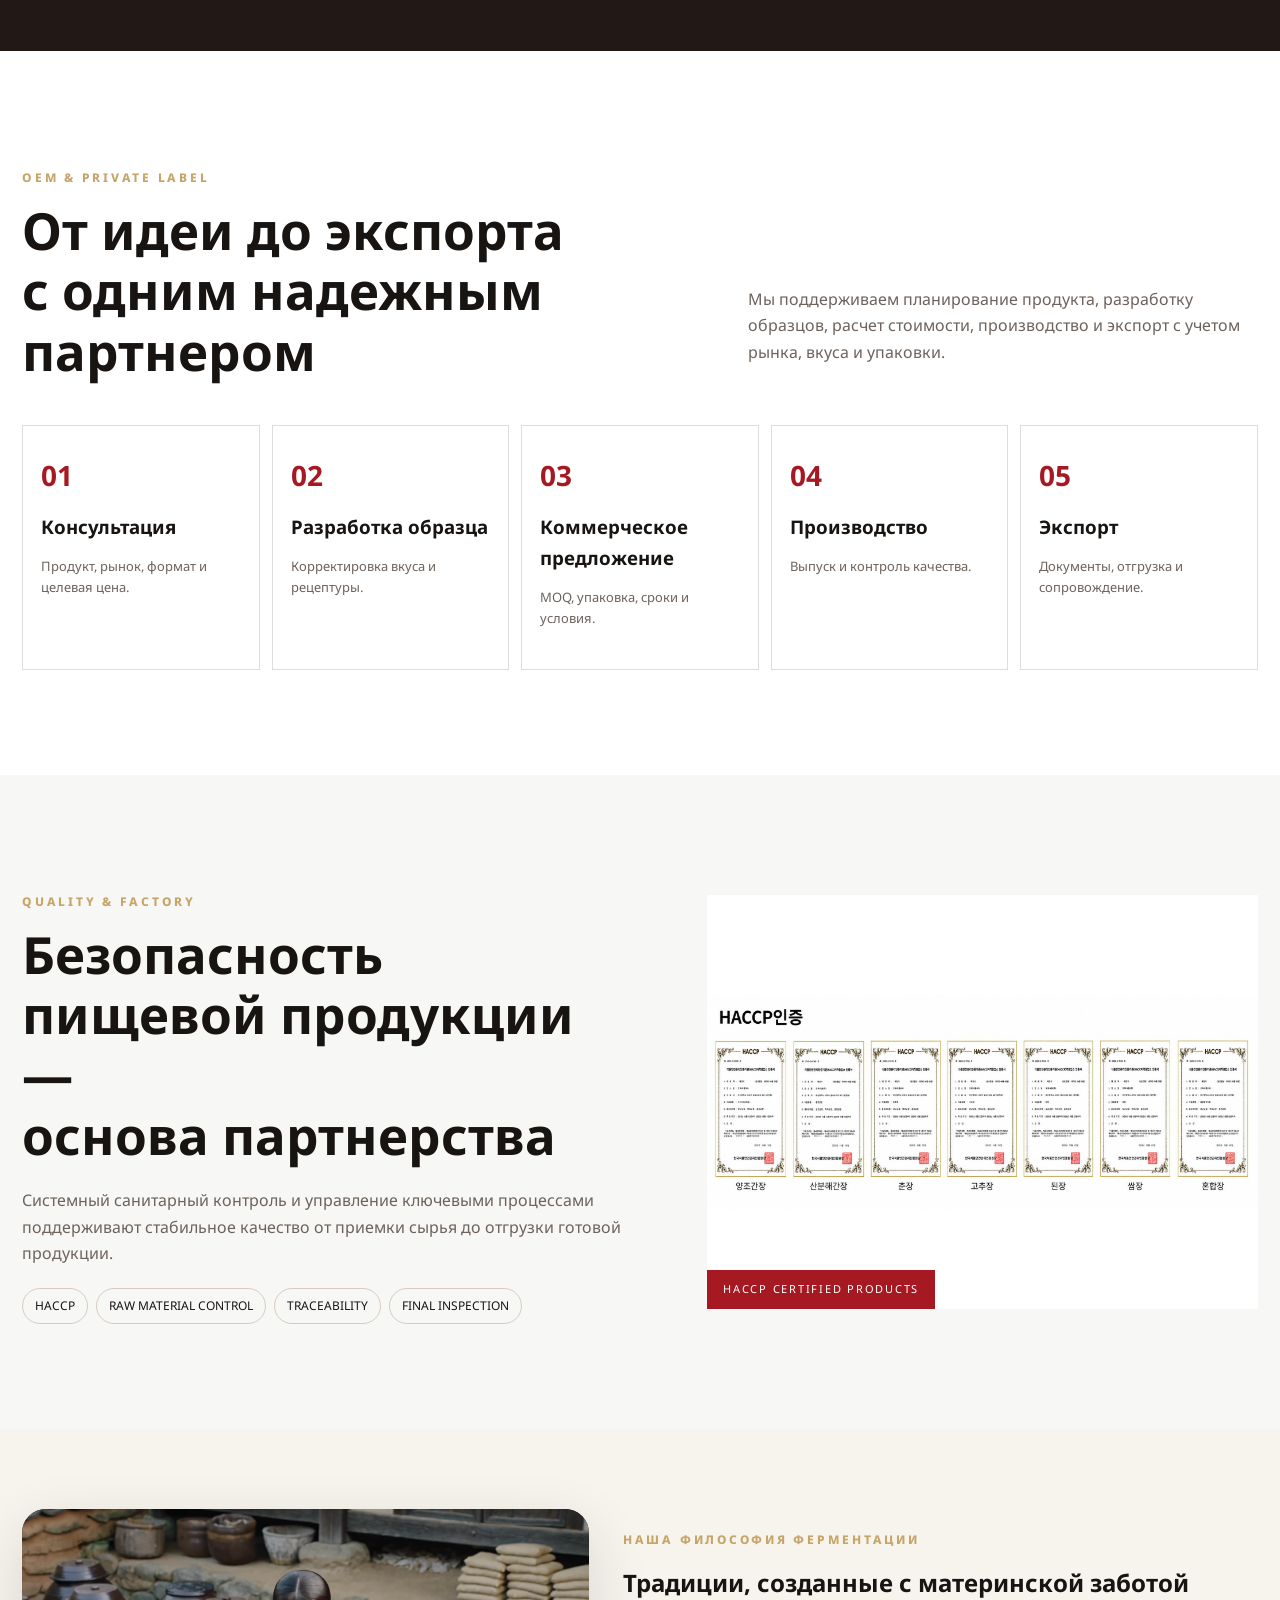
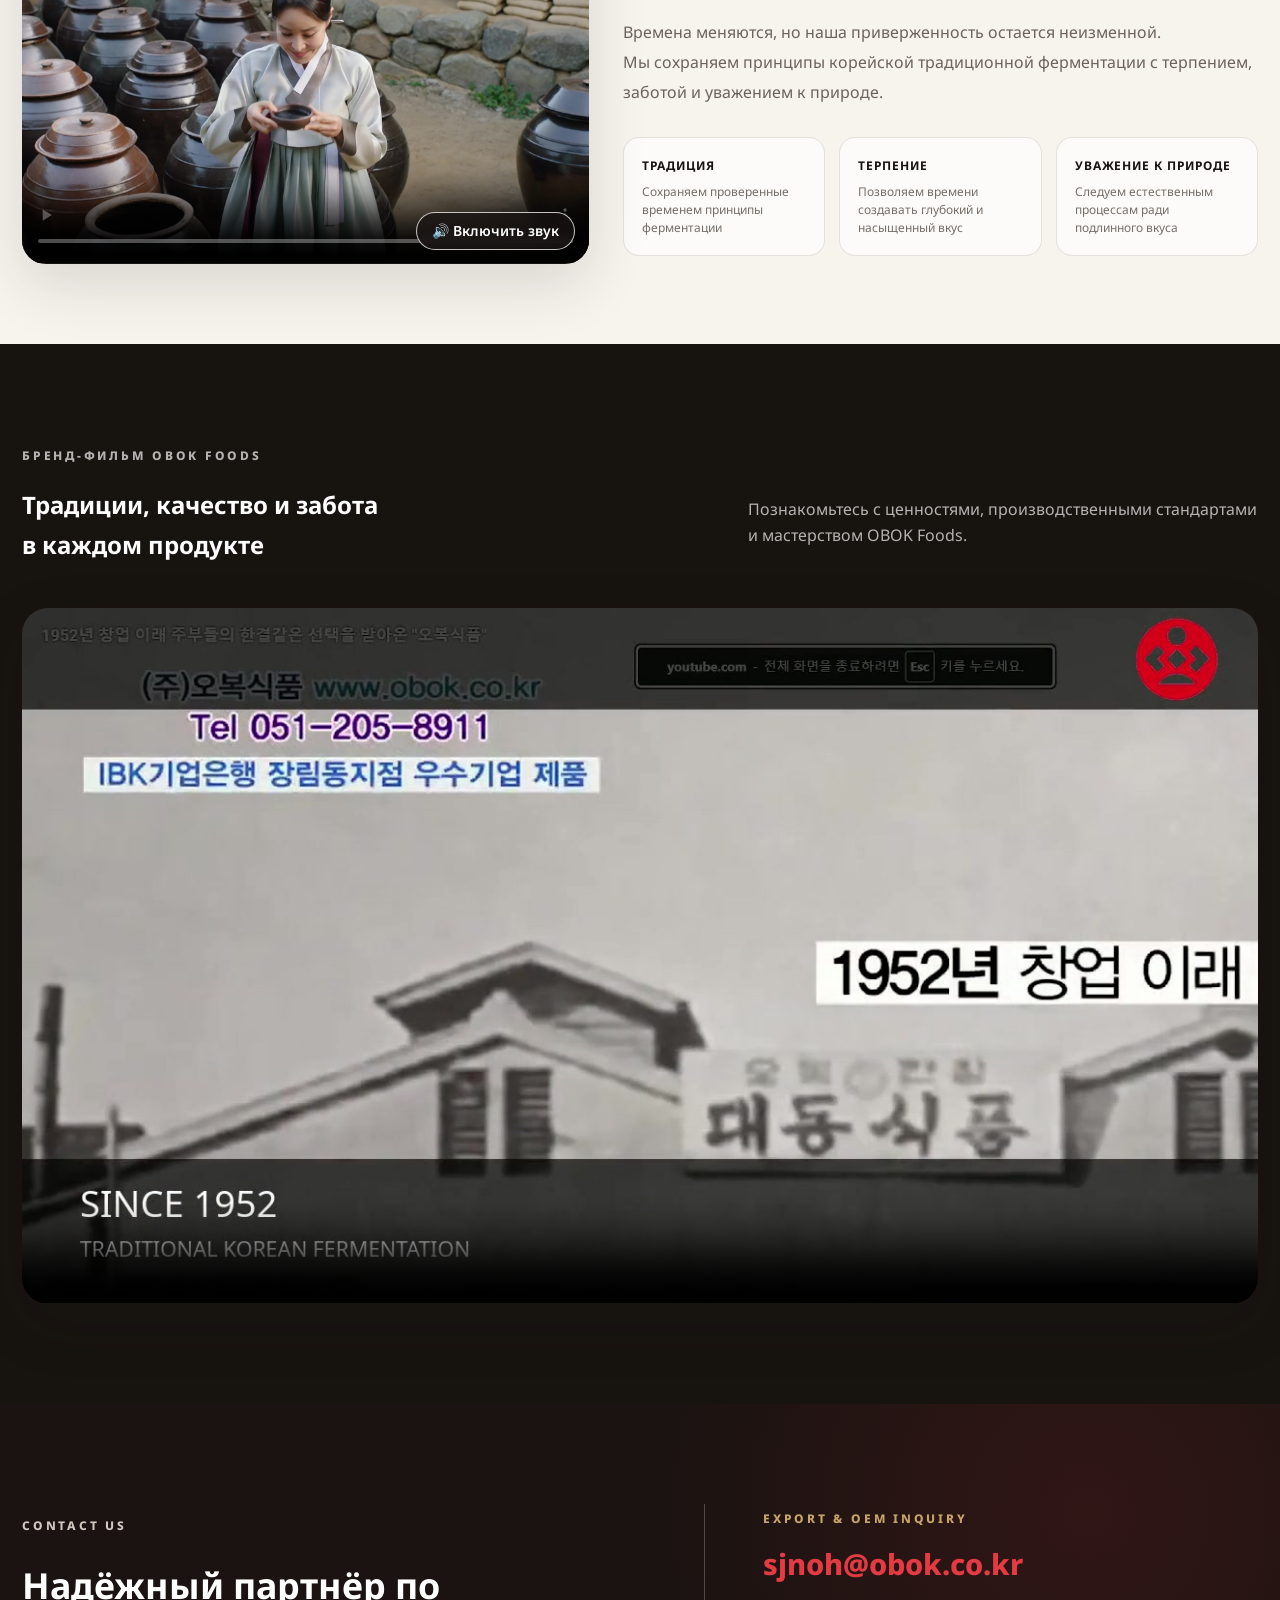
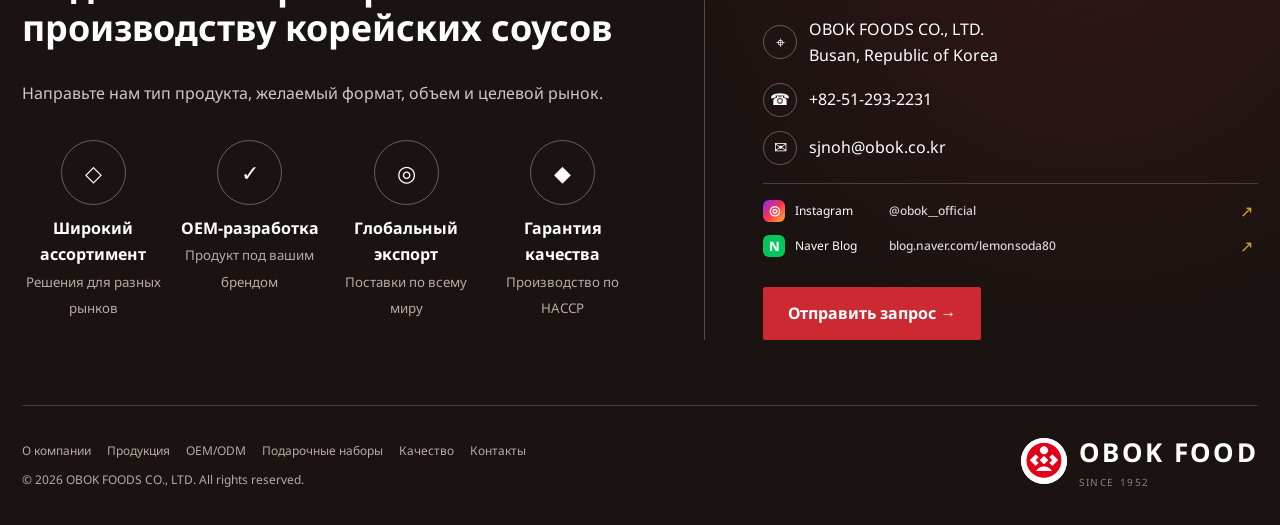
<file: ru/index.html>
<!DOCTYPE html>

<html lang="ru"><head><meta charset="utf-8"/><meta content="width=device-width,initial-scale=1,viewport-fit=cover" name="viewport"/><meta content="#1a1311" name="theme-color"/><title>OBOK FOODS | Производитель корейских соусов | OEM и Private Label</title><link href="../assets/style.css" rel="stylesheet"/>
<style id="obok-unified-hero-style">
.hero{min-height:0!important;padding:0!important;display:block!important;background:none!important}
.hero::before,.hero::after{display:none!important}
.hero>.container{width:100%!important;max-width:none!important;padding:0!important}
.obok-main-hero-image{display:block;width:100%;height:auto}
.contact .contact-grid h2{font-size:clamp(26px,2.8vw,38px);line-height:1.18;max-width:760px}
.brand img.logo-mark,.footer-brand img.logo-mark{width:46px;height:46px;object-fit:contain;border-radius:50%;background:#fff}
.photo img{width:100%;height:100%;object-fit:contain;background:#fff}
</style>
<style id="obok-video-section-style">
.obok-philosophy-video-section{padding:80px 0;background:#f7f4ee}.obok-video-grid{display:grid;grid-template-columns:minmax(0,1fr) minmax(0,1.12fr);gap:34px;align-items:center}.obok-video-card{position:relative;overflow:hidden;border-radius:24px;background:#17130f;box-shadow:0 20px 60px rgba(35,25,18,.14)}.obok-video-card video{display:block;width:100%;height:100%;object-fit:cover}.obok-philosophy-video{aspect-ratio:16/10}.obok-video-copy h2{margin:.15em 0 .45em}.obok-video-copy p{line-height:1.85}.obok-values{display:grid;grid-template-columns:repeat(3,1fr);gap:14px;margin-top:30px}.obok-values div{padding:18px;border:1px solid rgba(70,55,40,.13);border-radius:16px;background:rgba(255,255,255,.62)}.obok-values b{display:block;margin-bottom:7px;font-size:12px;letter-spacing:.08em}.obok-values span{display:block;color:#776f68;font-size:12px;line-height:1.5}.obok-brand-film{padding:90px 0 100px;background:#17130f;color:#fff}.obok-brand-film .section-head p{color:rgba(255,255,255,.68)}.obok-brand-film .kicker{color:#d8b46a}.obok-brand-video{margin-top:34px;aspect-ratio:16/9;border-radius:26px}.obok-brand-video video{object-fit:contain}@media(max-width:900px){.obok-video-grid{grid-template-columns:1fr}.obok-values{grid-template-columns:1fr}}@media(max-width:600px){.obok-philosophy-video-section,.obok-brand-film{padding:58px 0}.obok-video-card{border-radius:17px}.contact .contact-grid h2{font-size:28px}}
</style>
<style id="obok-final-polish">
html{scroll-behavior:smooth}
section[id]{scroll-margin-top:88px}
.hero{position:relative}
.hero .container{position:relative}
.hero-cta-overlay{position:absolute;inset:0;z-index:5;pointer-events:none}
.hero-cta-overlay a{position:absolute;display:block;pointer-events:auto;border-radius:8px;outline-offset:4px}
.hero-cta-overlay a:focus-visible{outline:3px solid #ffd86b;background:rgba(255,216,107,.16)}
.hero-contact-link{left:33.3%;top:80.5%;width:12%;height:7.2%}
.hero-products-link{left:46.1%;top:80.5%;width:16%;height:7.2%}
.gift-gallery{display:grid!important;grid-template-columns:repeat(2,minmax(0,1fr))!important;gap:18px!important;align-items:stretch!important}
.gift-gallery img{display:block!important;width:100%!important;height:100%!important;aspect-ratio:4/5!important;object-fit:contain!important;object-position:center!important;padding:18px!important;box-sizing:border-box!important;background:#fff!important}
.nav a.is-active{color:#d8b46a!important}
@media(max-width:900px){section[id]{scroll-margin-top:72px}}
@media(max-width:600px){
  .gift-gallery{gap:10px!important}
  .gift-gallery img{padding:9px!important}
  .hero-contact-link{left:33%;top:80%;width:12.8%;height:8%}
  .hero-products-link{left:45.8%;top:80%;width:16.8%;height:8%}
}
.nav a[href="/brochure/"]{
  background:#b61520;
  color:#fff !important;
  padding:9px 14px;
  border-radius:6px;
  font-weight:700;
  transition:all .2s ease;
}

.nav a[href="/brochure/"]:hover{
  background:#94111a;
  color:#fff !important;
  transform:translateY(-1px);
}  
</style>
<style id="obok-mobile-hero-gap-fix">
@media (max-width: 768px){
  .hero{
    height:auto !important;
    min-height:0 !important;
    padding:0 !important;
    display:block !important;
  }

  .hero > .container{
    height:auto !important;
    min-height:0 !important;
    margin:0 !important;
    padding:0 !important;
  }

  .obok-main-hero-image{
    display:block !important;
    width:100% !important;
    height:auto !important;
    margin:0 !important;
  }

  .hero .stats{
    position:static !important;
    inset:auto !important;
    transform:none !important;
    margin:0 !important;
  }
}
</style>
<style id="obok-video-sound-style">
.obok-philosophy-video{position:relative}
.obok-sound-toggle{
  position:absolute;
  right:14px;
  bottom:14px;
  z-index:5;
  border:1px solid rgba(255,255,255,.75);
  border-radius:999px;
  padding:10px 15px;
  background:rgba(25,20,18,.72);
  color:#fff;
  font:600 14px/1.1 Arial,sans-serif;
  cursor:pointer;
  backdrop-filter:blur(6px);
  -webkit-backdrop-filter:blur(6px);
}
.obok-sound-toggle:focus-visible{outline:3px solid #fff;outline-offset:2px}
@media(max-width:768px){
  .obok-sound-toggle{right:10px;bottom:10px;padding:9px 12px;font-size:13px}
}
</style>
<style id="obok-final-white-header-style">
.header{background:#fff!important;color:#111!important;border-bottom:1px solid rgba(0,0,0,.08)!important;box-shadow:0 2px 12px rgba(0,0,0,.06)!important}
.header .brand span b,.header .brand span small{color:#111!important;text-shadow:none!important}
.header .nav>a,.header .lang{color:#111!important;text-shadow:none!important}
.header .nav>a:hover,.header .nav>a.active{color:#b88a2a!important}
.header .lang{border-color:rgba(0,0,0,.22)!important;background:#fff!important}
.header .menu{color:#111!important}
.hero{margin-top:0!important;background:#fff!important}
.obok-main-hero-image{display:block;width:100%!important;height:auto!important;object-fit:cover!important}
.hero-cta-overlay{display:none!important}
@media(max-width:900px){.header{background:#fff!important}.nav{background:#fff!important}.nav a,.lang{color:#111!important}}
</style>
<meta content="Производитель корейских соевых и ферментированных соусов с 1952 года. OEM и private label под управлением HACCP." name="description"/><meta content="index, follow, max-image-preview:large, max-snippet:-1, max-video-preview:-1" name="robots"/><meta content="index, follow" name="googlebot"/><meta content="9da4c206c8c1f98967bfab53ee171966640bceee" name="naver-site-verification"/><link href="https://obokfoods.com/favicon.ico" rel="icon" type="image/x-icon"/><link href="https://obokfoods.com/assets/favicon-32x32.png" rel="icon" sizes="32x32" type="image/png"/><link href="https://obokfoods.com/assets/apple-touch-icon.png" rel="apple-touch-icon" sizes="180x180"/><link href="https://obokfoods.com/site.webmanifest" rel="manifest"/><meta content="website" property="og:type"/><meta content="OBOK Foods" property="og:site_name"/><meta content="OBOK FOODS | Производитель корейских соусов | OEM и Private Label" property="og:title"/><meta content="Производитель корейских соевых и ферментированных соусов с 1952 года. OEM и private label под управлением HACCP." property="og:description"/><meta content="https://obokfoods.com/ru/" property="og:url"/><meta content="https://obokfoods.com/assets/obok-hero-ru.png" property="og:image"/><meta content="OBOK Foods Korean fermented sauce manufacturer" property="og:image:alt"/><meta content="ru_RU" property="og:locale"/><meta content="summary_large_image" name="twitter:card"/><meta content="OBOK FOODS | Производитель корейских соусов | OEM и Private Label" name="twitter:title"/><meta content="Производитель корейских соевых и ферментированных соусов с 1952 года. OEM и private label под управлением HACCP." name="twitter:description"/><meta content="https://obokfoods.com/assets/obok-hero-ru.png" name="twitter:image"/><script id="obok-organization-schema" type="application/ld+json">{
  "@context": "https://schema.org",
  "@type": "Organization",
  "name": "OBOK Foods",
  "alternateName": "O'BOK Foods",
  "url": "https://obokfoods.com/",
  "logo": "https://obokfoods.com/assets/obok-logo.png",
  "email": "sjnoh@obok.co.kr",
  "description": "1952년 설립된 오복식품은 간장, 고추장, 된장 및 다양한 소스를 제조하며 HACCP 기반 OEM·PB 생산과 수출을 지원합니다.",
  "foundingDate": "1952",
  "address": {
    "@type": "PostalAddress",
    "addressCountry": "KR"
  },
  "contactPoint": {
    "@type": "ContactPoint",
    "contactType": "sales",
    "email": "sjnoh@obok.co.kr",
    "availableLanguage": [
      "Korean",
      "English",
      "Chinese",
      "Russian",
      "Spanish"
    ]
  }
}</script><script id="obok-website-schema" type="application/ld+json">{
  "@context": "https://schema.org",
  "@type": "WebSite",
  "name": "OBOK Foods",
  "url": "https://obokfoods.com/",
  "inLanguage": [
    "ko",
    "en",
    "zh-CN",
    "ru",
    "es"
  ]
}</script>
<!-- Google tag (gtag.js) -->
<script async="" src="https://www.googletagmanager.com/gtag/js?id=G-Y15YXB2DE8"></script>
<script>
  window.dataLayer = window.dataLayer || [];
  function gtag(){dataLayer.push(arguments);}
  gtag('js', new Date());
  gtag('config', 'G-Y15YXB2DE8');
</script>
<link href="https://obokfoods.com/ru/" rel="canonical"/><link href="https://obokfoods.com/" hreflang="ko" rel="alternate"/><link href="https://obokfoods.com/en/" hreflang="en" rel="alternate"/><link href="https://obokfoods.com/cn/" hreflang="zh-CN" rel="alternate"/><link href="https://obokfoods.com/ru/" hreflang="ru" rel="alternate"/><link href="https://obokfoods.com/es/" hreflang="es" rel="alternate"/><link href="https://obokfoods.com/en/" hreflang="x-default" rel="alternate"/>
<style id="obok-v22-responsive-ratio-fix">
/* V22: one consistent media-ratio policy across desktop, tablet and mobile */
.hero{height:auto!important;min-height:0!important;overflow:visible!important;background:#fff!important;padding:0!important}
.hero>.container{width:100%!important;max-width:none!important;margin:0!important;padding:0!important}
.obok-main-hero-image{display:block!important;width:100%!important;height:auto!important;aspect-ratio:16/9!important;object-fit:cover!important;object-position:center center!important}
.product-image img{width:100%!important;height:100%!important;object-fit:contain!important;object-position:center!important;padding:13px!important}
.product-card:first-child .product-image img{object-fit:contain!important;padding:13px!important}
.photo img{width:100%!important;height:auto!important;aspect-ratio:4/3!important;object-fit:contain!important;object-position:center!important;background:#fff!important}
.obok-video-card video,.obok-brand-video video{width:100%!important;height:100%!important}
.obok-brand-video{aspect-ratio:16/9!important}
@media(max-width:768px){
 .hero,.hero>.container{height:auto!important;min-height:0!important}
 .obok-main-hero-image{width:100%!important;height:auto!important;aspect-ratio:16/9!important;object-fit:cover!important}
 .hero .stats{position:static!important}
}
</style>
<link rel="preconnect" href="https://fonts.googleapis.com">
<link rel="preconnect" href="https://fonts.gstatic.com" crossorigin>
<link href="https://fonts.googleapis.com/css2?family=Noto+Sans:wght@400;500;600;700;800&display=swap" rel="stylesheet">
<style>html,body,button,input,textarea,select{font-family:"Noto Sans",sans-serif!important} h1,h2,h3,h4,h5,h6{font-family:"Noto Sans",sans-serif!important}</style>

<style id="obok-mobile-hero-no-crop-fix">
/* Mobile: show the complete 16:9 hero artwork without cropping either side. */
@media(max-width:768px){
  .hero{height:auto!important;min-height:0!important;overflow:visible!important;background:#fff!important;padding:0!important}
  .hero>.container{width:100%!important;max-width:none!important;height:auto!important;min-height:0!important;margin:0!important;padding:0!important;overflow:visible!important}
  .obok-main-hero-image{
    display:block!important;width:100%!important;height:auto!important;max-height:none!important;
    aspect-ratio:auto!important;object-fit:contain!important;object-position:center center!important;
    margin:0!important;background:#fff!important
  }
  .hero .stats{position:static!important;inset:auto!important;transform:none!important;margin:0!important}
  .hero-cta-overlay{display:none!important}
}
</style>

<style id="obok-mobile-fixed-header-offset-fix">
/* Mobile/tablet: the global header is fixed, so keep the hero artwork below it.
   Without this offset, the top of the hero (headline and subject's face) is hidden behind the header. */
@media (max-width:980px){
  main#top{padding-top:76px!important;}
}
@media (max-width:600px){
  main#top{padding-top:68px!important;}
}
</style>
</head><body>
<header class="header"><a class="brand" href="#top"><img alt="OBOK logo" class="logo-mark" decoding="async" loading="lazy" src="../assets/obok-logo.png"/><span><b>OBOK FOOD</b><small>SINCE 1952</small></span></a><button aria-label="Menu" class="menu">☰</button><nav class="nav"><a href="#about">О компании</a><a href="#products">Продукция</a><a href="#bulk">HoReCa и OEM</a><a href="#gifts">Подарочные наборы</a><a href="#quality">Производство</a><a href="/brochure/">Электронная брошюра</a><a href="#contact">Контакты</a><div class="lang-wrap"><button class="lang">🌐 Русский ▾</button><div class="lang-menu"><a data-language="ko" href="https://obokfoods.com/">한국어</a><a data-language="en" href="https://obokfoods.com/en/">English</a><a data-language="cn" href="https://obokfoods.com/cn/">简体中文</a><a data-language="ru" href="https://obokfoods.com/ru/">Русский</a><a data-language="es" href="https://obokfoods.com/es/">Español</a></div></div></nav></header>
<main id="top"><section class="hero"><div class="container"><img alt="OBOK Foods — более 70 лет корейских традиций ферментации" class="obok-main-hero-image" src="../assets/obok-hero-ru-v22.webp"/></div><div class="stats"><div class="stat"><b>1952</b><span>Год основания</span></div><div class="stat"><b>70+</b><span>Лет опыта</span></div><div class="stat"><b>HACCP</b><span>Контроль качества</span></div><div class="stat"><b>OEM</b><span>Контрактное производство</span></div></div></section>
<section class="section" id="about"><div class="container split"><div class="photo reveal"><img alt="OBOK Foods" decoding="async" loading="lazy" src="../assets/obok-representative-production.webp"/><span class="photo-tag">BUSAN · KOREA</span></div><div class="reveal"><p class="kicker">ABOUT OBOK</p><h2>Корейские традиции ферментации<br/>для мирового рынка</h2><p class="muted">Более семи десятилетий OBOK сочетает традиционные методы ферментации с современными пищевыми технологиями. Мы производим соевый соус, кочуджан, твенджан и широкий ассортимент соусов для зарубежных партнеров.</p><div class="facts"><div><b>Сделано в Корее</b><span>Надежное производство и поставки</span></div><div><b>Разработка рецептур</b><span>Адаптация под целевой рынок</span></div><div><b>Контроль качества</b><span>От сырья до отгрузки</span></div><div><b>Экспортная поддержка</b><span>Форматы, этикетки и упаковка</span></div></div></div></div></section>
<section class="section products" id="products"><div class="container"><div class="section-head reveal"><div><p class="kicker">PRODUCT CENTER</p><h2>Основная продукция</h2></div><p>От традиционных корейских паст и соусов до рецептур для конкретного рынка — OBOK предлагает гибкие решения по разработке и производству.</p></div><div class="product-grid"><article class="product-card reveal"><div class="product-image"><img alt="Ферментированный соевый соус" decoding="async" loading="lazy" src="../assets/soy.webp"/></div><div class="product-body"><span class="num">01</span><h3>Ферментированный соевый соус</h3><p>Глубокий аромат и сбалансированный вкус для HoReCa, розницы и OEM.</p><small>KOREAN BREWED SOY SAUCE</small></div></article><article class="product-card reveal"><div class="product-image"><img alt="Кочуджан" decoding="async" loading="lazy" src="../assets/gochujang.webp"/></div><div class="product-body"><span class="num">02</span><h3>Кочуджан</h3><p>Сбалансированное сочетание сладости, остроты и умами для риса, барбекю и соусов.</p><small>GOCHUJANG</small></div></article><article class="product-card reveal"><div class="product-image"><img alt="Твенджан" decoding="async" loading="lazy" src="../assets/doenjang.webp"/></div><div class="product-body"><span class="num">03</span><h3>Твенджан</h3><p>Насыщенный вкус ферментированной сои для супов, тушеных блюд и приправ.</p><small>DOENJANG</small></div></article><article class="product-card reveal"><div class="product-image"><img alt="Чунджан" decoding="async" loading="lazy" src="../assets/chunjang.webp"/></div><div class="product-body"><span class="num">04</span><h3>Чунджан</h3><p>Для корейской лапши с черной бобовой пастой и разнообразных блюд HoReCa.</p><small>CHUNJANG</small></div></article><article class="product-card reveal"><div class="product-image"><img alt="Самджан" decoding="async" loading="lazy" src="../assets/ssamjang.webp"/></div><div class="product-body"><span class="num">05</span><h3>Самджан</h3><p>Сладко-соленый и умеренно острый соус для мяса, салатных листьев и дипов.</p><small>SSAMJANG</small></div></article></div></div></section>
<section class="factory-band"><div class="reveal"><img alt="OBOK factory" decoding="async" loading="lazy" src="../assets/factory.webp"/></div><div class="factory-copy reveal"><p class="kicker">MANUFACTURING STRENGTH</p><h2>Масштабируемое производство<br/>и многолетний опыт ферментации</h2><p>Специализированные емкости, стандартизированные процессы и опытная команда обеспечивают стабильное качество и надежные сроки поставки.</p><ul><li>Емкости для ферментации и хранения</li><li>Стандартизированное управление</li><li>Различные форматы упаковки</li><li>Стабильные поставки и экспорт</li></ul></div></section>
<section class="section" id="bulk"><div class="container"><div class="section-head reveal"><div><p class="kicker">FOOD SERVICE &amp; BULK</p><h2>Крупные форматы для HoReCa,<br/>производителей и дистрибьюторов</h2></div><p>Поставляем профессиональные и крупные форматы для общественного питания, промышленного использования и зарубежной дистрибуции. Возможна адаптация упаковки и маркировки.</p></div><div class="bulk-grid"><article class="bulk-main reveal"><img alt="14 kg gochujang" decoding="async" loading="lazy" src="../assets/bulk-gochujang-box.webp"/><div class="bulk-copy"><p class="kicker">BULK SUPPLY</p><h3>Кочуджан 14 кг для HoReCa</h3><p class="muted">Поставляем профессиональные и крупные форматы для общественного питания, промышленного использования и зарубежной дистрибуции. Возможна адаптация упаковки и маркировки.</p><div class="chips"><span>Ведро 14 кг</span><span>Короб 14 кг</span><span>Канистра 15 л</span><span>OEM-упаковка</span><span>Private Label</span></div></div></article><div class="bulk-side reveal"><div class="bulk-item"><img decoding="async" loading="lazy" src="../assets/bulk-gochujang-pail.webp"/><b>Кочуджан 14 кг, ведро</b></div><div class="bulk-item"><img decoding="async" loading="lazy" src="../assets/bulk-doenjang-pail.webp"/><b>Твенджан 14 кг, ведро</b></div><div class="bulk-item"><img decoding="async" loading="lazy" src="../assets/bulk-doenjang-box.webp"/><b>Традиционный твенджан 14 кг</b></div><div class="bulk-item"><img decoding="async" loading="lazy" src="../assets/bulk-gochujang-box.webp"/><b>OEM / PRIVATE LABEL</b></div></div></div></div></section>
<section class="section gift" id="gifts"><div class="container gift-grid"><div class="reveal"><p class="kicker">PREMIUM GIFT COLLECTION</p><h2>Корейский вкус<br/>в премиальном оформлении</h2><p>Подарочные наборы соевых соусов для праздников, корпоративных подарков и зарубежной розницы. Состав и упаковка могут быть адаптированы.</p><div class="gift-list"><span>Праздничный подарок</span><span>Корпоративный подарок</span><span>Экспортная коллекция</span></div></div><div class="gift-gallery reveal"><img alt="OBOK gift set" decoding="async" loading="lazy" src="../assets/gift-premium.webp"/><img alt="OBOK gift set" decoding="async" loading="lazy" src="../assets/gift-duo.webp"/></div></div></section>
<section class="section" id="oem"><div class="container"><div class="section-head reveal"><div><p class="kicker">OEM &amp; PRIVATE LABEL</p><h2>От идеи до экспорта<br/>с одним надежным партнером</h2></div><p>Мы поддерживаем планирование продукта, разработку образцов, расчет стоимости, производство и экспорт с учетом рынка, вкуса и упаковки.</p></div><div class="process"><div class="step reveal"><strong>01</strong><h3>Консультация</h3><p>Продукт, рынок, формат и целевая цена.</p></div><div class="step reveal"><strong>02</strong><h3>Разработка образца</h3><p>Корректировка вкуса и рецептуры.</p></div><div class="step reveal"><strong>03</strong><h3>Коммерческое предложение</h3><p>MOQ, упаковка, сроки и условия.</p></div><div class="step reveal"><strong>04</strong><h3>Производство</h3><p>Выпуск и контроль качества.</p></div><div class="step reveal"><strong>05</strong><h3>Экспорт</h3><p>Документы, отгрузка и сопровождение.</p></div></div></div></section>
<section class="section quality" id="quality"><div class="container split"><div class="reveal"><p class="kicker">QUALITY &amp; FACTORY</p><h2>Безопасность пищевой продукции —<br/>основа партнерства</h2><p class="muted">Системный санитарный контроль и управление ключевыми процессами поддерживают стабильное качество от приемки сырья до отгрузки готовой продукции.</p><div class="chips"><span>HACCP</span><span>RAW MATERIAL CONTROL</span><span>TRACEABILITY</span><span>FINAL INSPECTION</span></div></div><div class="photo reveal"><img alt="OBOK HACCP certificates" decoding="async" loading="lazy" src="../assets/haccp-certificates.jpg"/><span class="photo-tag">HACCP CERTIFIED PRODUCTS</span></div></div></section>
<section class="obok-philosophy-video-section" id="philosophy"><div class="container obok-video-grid">
<div class="obok-video-card obok-philosophy-video reveal"><video autoplay="" controls="" loop="" muted="" playsinline="" poster="../assets/philosophy-poster.jpg" preload="metadata"><source src="../assets/fermentation-philosophy.mp4" type="video/mp4"/></video><button aria-pressed="false" class="obok-sound-toggle" data-off-label="🔇 Выключить звук" data-on-label="🔊 Включить звук" type="button">🔊 Включить звук</button></div>
<div class="obok-video-copy reveal"><p class="kicker">НАША ФИЛОСОФИЯ ФЕРМЕНТАЦИИ</p><h2>Традиции, созданные с материнской заботой</h2><p class="muted">Времена меняются, но наша приверженность остается неизменной.<br/>Мы сохраняем принципы корейской традиционной ферментации с терпением, заботой и уважением к природе.</p><div class="obok-values"><div><b>ТРАДИЦИЯ</b><span>Сохраняем проверенные временем принципы ферментации</span></div><div><b>ТЕРПЕНИЕ</b><span>Позволяем времени создавать глубокий и насыщенный вкус</span></div><div><b>УВАЖЕНИЕ К ПРИРОДЕ</b><span>Следуем естественным процессам ради подлинного вкуса</span></div></div></div>
</div></section>
<section class="obok-brand-film" id="brand-film"><div class="container">
<div class="section-head reveal"><div><p class="kicker">БРЕНД-ФИЛЬМ OBOK FOODS</p><h2>Традиции, качество и забота<br/>в каждом продукте</h2></div><p>Познакомьтесь с ценностями, производственными стандартами и мастерством OBOK Foods.</p></div>
<div class="obok-video-card obok-brand-video reveal"><video controls="" playsinline="" poster="../assets/brand-film-poster.jpg" preload="metadata"><source src="../assets/obok-brand-film.mp4" type="video/mp4"/></video></div>
</div></section><section class="contact" id="contact"><div class="container"><div class="contact-grid reveal"><div><p class="kicker">CONTACT US</p><h2>Надёжный партнёр по производству корейских соусов</h2><p>Направьте нам тип продукта, желаемый формат, объем и целевой рынок.</p><div class="benefits"><div class="benefit"><i>◇</i><b>Широкий ассортимент</b><small>Решения для разных рынков</small></div><div class="benefit"><i>✓</i><b>OEM-разработка</b><small>Продукт под вашим брендом</small></div><div class="benefit"><i>◎</i><b>Глобальный экспорт</b><small>Поставки по всему миру</small></div><div class="benefit"><i>◆</i><b>Гарантия качества</b><small>Производство по HACCP</small></div></div></div><div class="contact-info"><span class="kicker">Export &amp; OEM Inquiry</span><a class="mail" href="mailto:sjnoh@obok.co.kr">sjnoh@obok.co.kr</a><div class="details"><div><i>⌖</i><span>OBOK FOODS CO., LTD.<br/>Busan, Republic of Korea</span></div><div><i>☎</i><span>+82-51-293-2231</span></div><div><i>✉</i><span>sjnoh@obok.co.kr</span></div></div><div class="obok-social-links">
          <a href="https://www.instagram.com/obok__official?utm_source=qr" target="_blank" rel="noopener noreferrer"><span class="social-badge instagram">◎</span><span>Instagram</span><b>@obok__official</b><span class="external">↗</span></a>
          <a href="https://blog.naver.com/lemonsoda80" target="_blank" rel="noopener noreferrer"><span class="social-badge naver">N</span><span>Naver Blog</span><b>blog.naver.com/lemonsoda80</b><span class="external">↗</span></a>
        </div><div class="actions"><a class="btn btn-primary" href="mailto:sjnoh@obok.co.kr?subject=OBOK%20Export%20and%20OEM%20Inquiry">Отправить запрос →</a></div></div></div><footer class="footer"><div><nav class="footer-links"><a href="#about">О компании</a><a href="#products">Продукция</a><a href="#oem">OEM/ODM</a><a href="#gifts">Подарочные наборы</a><a href="#quality">Качество</a><a href="#contact">Контакты</a></nav><div>© <span id="year"></span> OBOK FOODS CO., LTD. All rights reserved.</div></div><div class="footer-brand"><img alt="OBOK logo" class="logo-mark" decoding="async" loading="lazy" src="../assets/obok-logo.png"/><span><b>OBOK FOOD</b><small>SINCE 1952</small></span></div></footer></div></section></main><script src="../assets/main.js"></script>
<script id="obok-final-navigation">
document.addEventListener('DOMContentLoaded',function(){
  const header=document.querySelector('.header');
  const menuButton=document.querySelector('.menu');
  const nav=document.querySelector('.nav');

  document.querySelectorAll('a[href^="#"]').forEach(function(link){
    link.addEventListener('click',function(event){
      const id=this.getAttribute('href');
      if(!id||id==='#')return;
      const target=document.querySelector(id);
      if(!target)return;
      event.preventDefault();
      const headerHeight=header?header.offsetHeight:0;
      const y=target.getBoundingClientRect().top+window.scrollY-headerHeight;
      window.scrollTo({top:y,behavior:'smooth'});
      if(nav)nav.classList.remove('open');
      if(menuButton)menuButton.setAttribute('aria-expanded','false');
    });
  });

  const sections=Array.from(document.querySelectorAll('main section[id]'));
  const navLinks=Array.from(document.querySelectorAll('.nav > a[href^="#"]'));
  if('IntersectionObserver' in window&&sections.length){
    const observer=new IntersectionObserver(function(entries){
      const visible=entries.filter(e=>e.isIntersecting).sort((a,b)=>b.intersectionRatio-a.intersectionRatio)[0];
      if(!visible)return;
      navLinks.forEach(function(link){
        link.classList.toggle('is-active',link.getAttribute('href')==='#'+visible.target.id);
      });
    },{rootMargin:'-25% 0px -60% 0px',threshold:[0.05,0.2,0.5]});
    sections.forEach(section=>observer.observe(section));
  }
});
</script>
<script id="obok-video-sound-script">
document.addEventListener('DOMContentLoaded', function () {
  document.querySelectorAll('.obok-philosophy-video').forEach(function(card){
    const video = card.querySelector('video');
    const button = card.querySelector('.obok-sound-toggle');
    if (!video || !button) return;

    const onLabel = button.dataset.onLabel;
    const offLabel = button.dataset.offLabel;

    button.addEventListener('click', async function () {
      video.muted = !video.muted;
      if (!video.paused) {
        button.textContent = video.muted ? onLabel : offLabel;
        button.setAttribute('aria-pressed', String(!video.muted));
        return;
      }
      try {
        await video.play();
        button.textContent = video.muted ? onLabel : offLabel;
        button.setAttribute('aria-pressed', String(!video.muted));
      } catch (e) {
        video.muted = true;
        button.textContent = onLabel;
        button.setAttribute('aria-pressed', 'false');
      }
    });
  });
});
</script>

<script id="obok-language-direct">
document.querySelectorAll('.lang-menu a[data-language]').forEach(function(link){
  link.addEventListener('click', function(e){
    e.preventDefault();
    window.location.assign(this.href);
  });
});
</script>

</body></html>
</file>
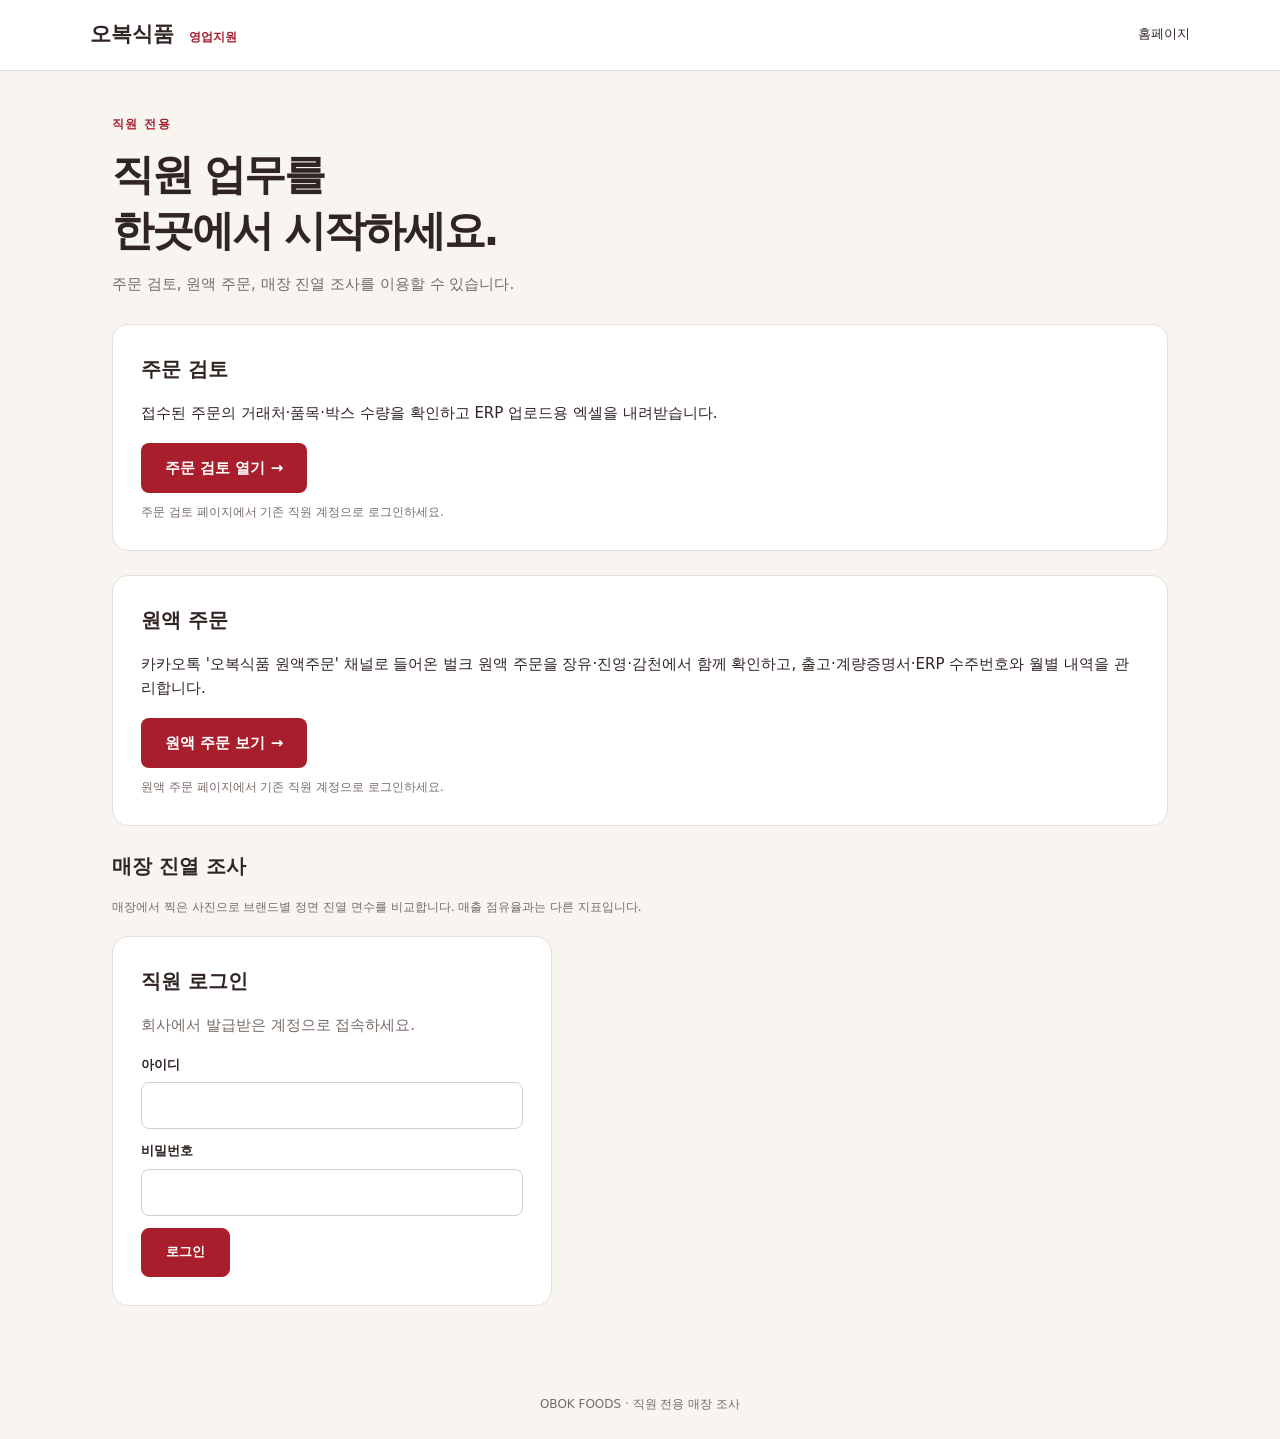
<file: staff/index.html>
<!doctype html>
<html lang="ko"><head><meta charset="utf-8"><meta name="viewport" content="width=device-width, initial-scale=1"><meta name="robots" content="noindex,nofollow"><title>직원 전용 | 오복식품</title><link rel="stylesheet" href="style.css?v=20261028-accounts"></head>
<body><header><a href="/" class="brand">오복식품 <small>영업지원</small></a><div><span id="user"></span><button id="password-tab" hidden>비밀번호 변경</button><button id="logout" hidden>로그아웃</button><a href="/">홈페이지</a></div></header>
<main><div class="intro"><span class="eyebrow">직원 전용</span><h1>직원 업무를<br>한곳에서 시작하세요.</h1><p>주문 검토, 원액 주문, 매장 진열 조사를 이용할 수 있습니다.</p></div>
<section class="card" aria-labelledby="order-review-heading"><h2 id="order-review-heading">주문 검토</h2><p>접수된 주문의 거래처·품목·박스 수량을 확인하고 ERP 업로드용 엑셀을 내려받습니다.</p><a class="primary" style="display:inline-block;border-radius:8px" href="https://obok-order-api.jin0034.workers.dev/staff/">주문 검토 열기 →</a><p class="muted" style="margin-bottom:0">주문 검토 페이지에서 기존 직원 계정으로 로그인하세요.</p></section>
<section class="card" aria-labelledby="bulk-order-heading"><h2 id="bulk-order-heading">원액 주문</h2><p>카카오톡 '오복식품 원액주문' 채널로 들어온 벌크 원액 주문을 장유·진영·감천에서 함께 확인하고, 출고·계량증명서·ERP 수주번호와 월별 내역을 관리합니다.</p><a class="primary" style="display:inline-block;border-radius:8px" href="https://obok-bulk-api.jin0034.workers.dev/staff/">원액 주문 보기 →</a><p class="muted" style="margin-bottom:0">원액 주문 페이지에서 기존 직원 계정으로 로그인하세요.</p></section>
<h2>매장 진열 조사</h2><p class="muted">매장에서 찍은 사진으로 브랜드별 정면 진열 면수를 비교합니다. 매출 점유율과는 다른 지표입니다.</p>
<p id="notice" role="status" aria-live="polite"></p>
<section id="login-card" class="card login"><h2>직원 로그인</h2><p>회사에서 발급받은 계정으로 접속하세요.</p><form id="login"><label>아이디<input id="username" autocomplete="username" required maxlength="80"></label><label>비밀번호<input id="password" type="password" autocomplete="current-password" required></label><button class="primary">로그인</button></form></section>
<section id="password-card" class="card login" hidden><h2 id="password-heading">비밀번호 변경</h2><p id="password-help">새 비밀번호는 12자 이상으로 설정해 주세요.</p><form id="password-form"><label>현재 비밀번호 / 임시 비밀번호<input id="current-password" type="password" autocomplete="current-password" required maxlength="256"></label><label>새 비밀번호<input id="new-password" type="password" autocomplete="new-password" required minlength="12" maxlength="128"></label><label>새 비밀번호 확인<input id="confirm-password" type="password" autocomplete="new-password" required minlength="12" maxlength="128"></label><button class="primary">새 비밀번호 저장</button><button id="password-cancel" type="button">취소</button></form></section>
<div id="workspace" hidden><nav class="tabs"><button id="new-tab" class="active">새 조사</button><button id="history-tab">조사 기록</button><button id="accounts-tab" hidden>직원 계정 관리</button></nav>
<section id="survey"><form id="survey-form" class="card"><div class="section-head"><h2><span class="step">1</span>매장과 사진 등록</h2><span>사진 1~2장</span></div><div class="fields"><label>마트명<input id="store" placeholder="예: ○○마트" required maxlength="100"></label><label>지점명<input id="branch" placeholder="예: 감천점" required maxlength="100"></label><label>상품군<select id="category"><option>간장</option><option>된장</option><option>고추장</option><option>쌈장</option><option>춘장</option><option>기타 장류</option></select></label><label>촬영일<input id="date" type="date" required></label></div>
<label>사진 구성<select id="layout"><option value="continuous">같은 진열대의 이어지는 사진 (겹치는 제품은 한 번만 계산)</option><option value="separate">서로 다른 진열 구역 (두 사진의 면수를 합산)</option></select></label>
<label class="upload">진열대 사진 선택<input id="photos" type="file" accept="image/jpeg,image/png,image/webp" multiple required><span>제품명이 보이도록 정면에서 촬영하세요. 같은 상품군 전체를 담아주세요.</span></label><div id="previews" class="photos"></div><p class="muted">사진은 분석을 위해 AI 서버에 전송됩니다. 저장한 사진은 10일 경과 후 자동 삭제되며, 조사 수치와 메모는 유지됩니다. 고객 얼굴·전화번호 등이 담기지 않도록 촬영해 주세요.</p><button id="analyze" class="primary">사진으로 진열 분석</button></form>
<section id="result" class="card" hidden><div class="section-head"><h2><span class="step">2</span>결과 확인 후 저장</h2><span id="result-tag">AI 추정 · 직원 확인 전</span></div><p id="warnings" class="warning"></p><div class="metrics"><div><span>오복 진열 점유율</span><strong id="obok-share">—</strong></div><div><span>전체 진열 면수</span><strong id="total">—</strong></div><div><span>판독 불가 면수</span><strong id="unknown">—</strong></div></div>
<div id="bars"></div><div class="table-wrap"><table><thead><tr><th>브랜드</th><th>면수</th><th>점유율</th></tr></thead><tbody id="summary"></tbody></table></div><details open><summary>AI가 센 위치와 수량 확인·수정</summary><p class="muted">이미지 번호·표시 번호를 확인하고 수정하세요. 겹친 제품은 한 줄만 남깁니다. 수량을 0으로 바꾸면 계산에서 제외됩니다.</p><div id="marked" class="photos"></div><div class="table-wrap"><table><thead><tr><th>번호</th><th>브랜드</th><th>진열 면수</th><th>판독 메모</th><th></th></tr></thead><tbody id="items"></tbody></table></div><button id="add-row" type="button">누락 제품 추가</button></details><label>조사 메모<textarea id="memo" maxlength="1000" placeholder="예: 오복 제품은 하단에 진열, 일부 품절"></textarea></label><label class="check"><input id="confirmed" type="checkbox">사진과 수량을 확인했습니다.</label><div class="actions"><button id="save" class="primary">확인한 조사 저장</button><button id="csv">결과 CSV 받기</button></div><p id="save-status" class="save-status" role="status" aria-live="polite" aria-atomic="true"></p><p class="muted">점유율 = 브랜드 면수 ÷ 전체 면수. 판독 불가도 전체 면수에 포함합니다. 진열 폭과 뒤쪽 재고 수량은 계산하지 않습니다.</p></section></section>
<section id="accounts-card" class="card" hidden><div class="section-head"><h2>직원 계정 관리</h2><button id="accounts-reload">새로고침</button></div><p>직원 이름과 아이디를 등록하면 임시 비밀번호가 자동 발급됩니다. 직원은 첫 로그인 시 비밀번호를 변경해야 합니다.</p><form id="account-create"><div class="fields"><label>직원 이름<input id="employee-name" required maxlength="80" placeholder="예: 홍길동" autocomplete="off"></label><label>아이디<input id="employee-id" required minlength="3" maxlength="40" pattern="[a-z][a-z0-9._\-]{2,39}" placeholder="예: obok.sales01" autocomplete="off" autocapitalize="none" spellcheck="false"></label></div><p class="muted">아이디는 영문 소문자로 시작하는 3~40자의 영문 소문자·숫자·점·밑줄·하이픈입니다. 발급 후 아이디는 변경하지 않습니다.</p><button class="primary">직원 계정 만들기</button></form><section id="issued-card" class="credential-card" hidden><h3>임시 비밀번호 발급 완료</h3><p>아래 내용을 해당 직원에게 직접 전달하세요. 임시 비밀번호는 72시간 유효하며 이 화면을 닫으면 다시 볼 수 없습니다.</p><label>직원에게 전달할 내용<textarea id="issued-credentials" readonly rows="6" autocomplete="off" spellcheck="false"></textarea></label><div class="actions"><button id="issued-copy">전달 내용 복사</button><button id="issued-close">확인 · 비밀번호 숨기기</button></div><p id="issued-copy-status" role="status"></p></section><p id="accounts-status" role="status" aria-live="polite"></p><div id="account-list"></div></section>
<section id="history" class="card" hidden><div class="section-head"><h2>조사 기록</h2><button id="reload">새로고침</button></div><p class="muted">직원은 본인 기록, 관리자는 전체 기록을 확인합니다.</p><div id="records"></div></section></div>
</main><footer>OBOK FOODS · 직원 전용 매장 조사</footer><script src="config.js"></script><script type="module" src="app.js?v=20261028-accounts"></script></body></html>
</file>
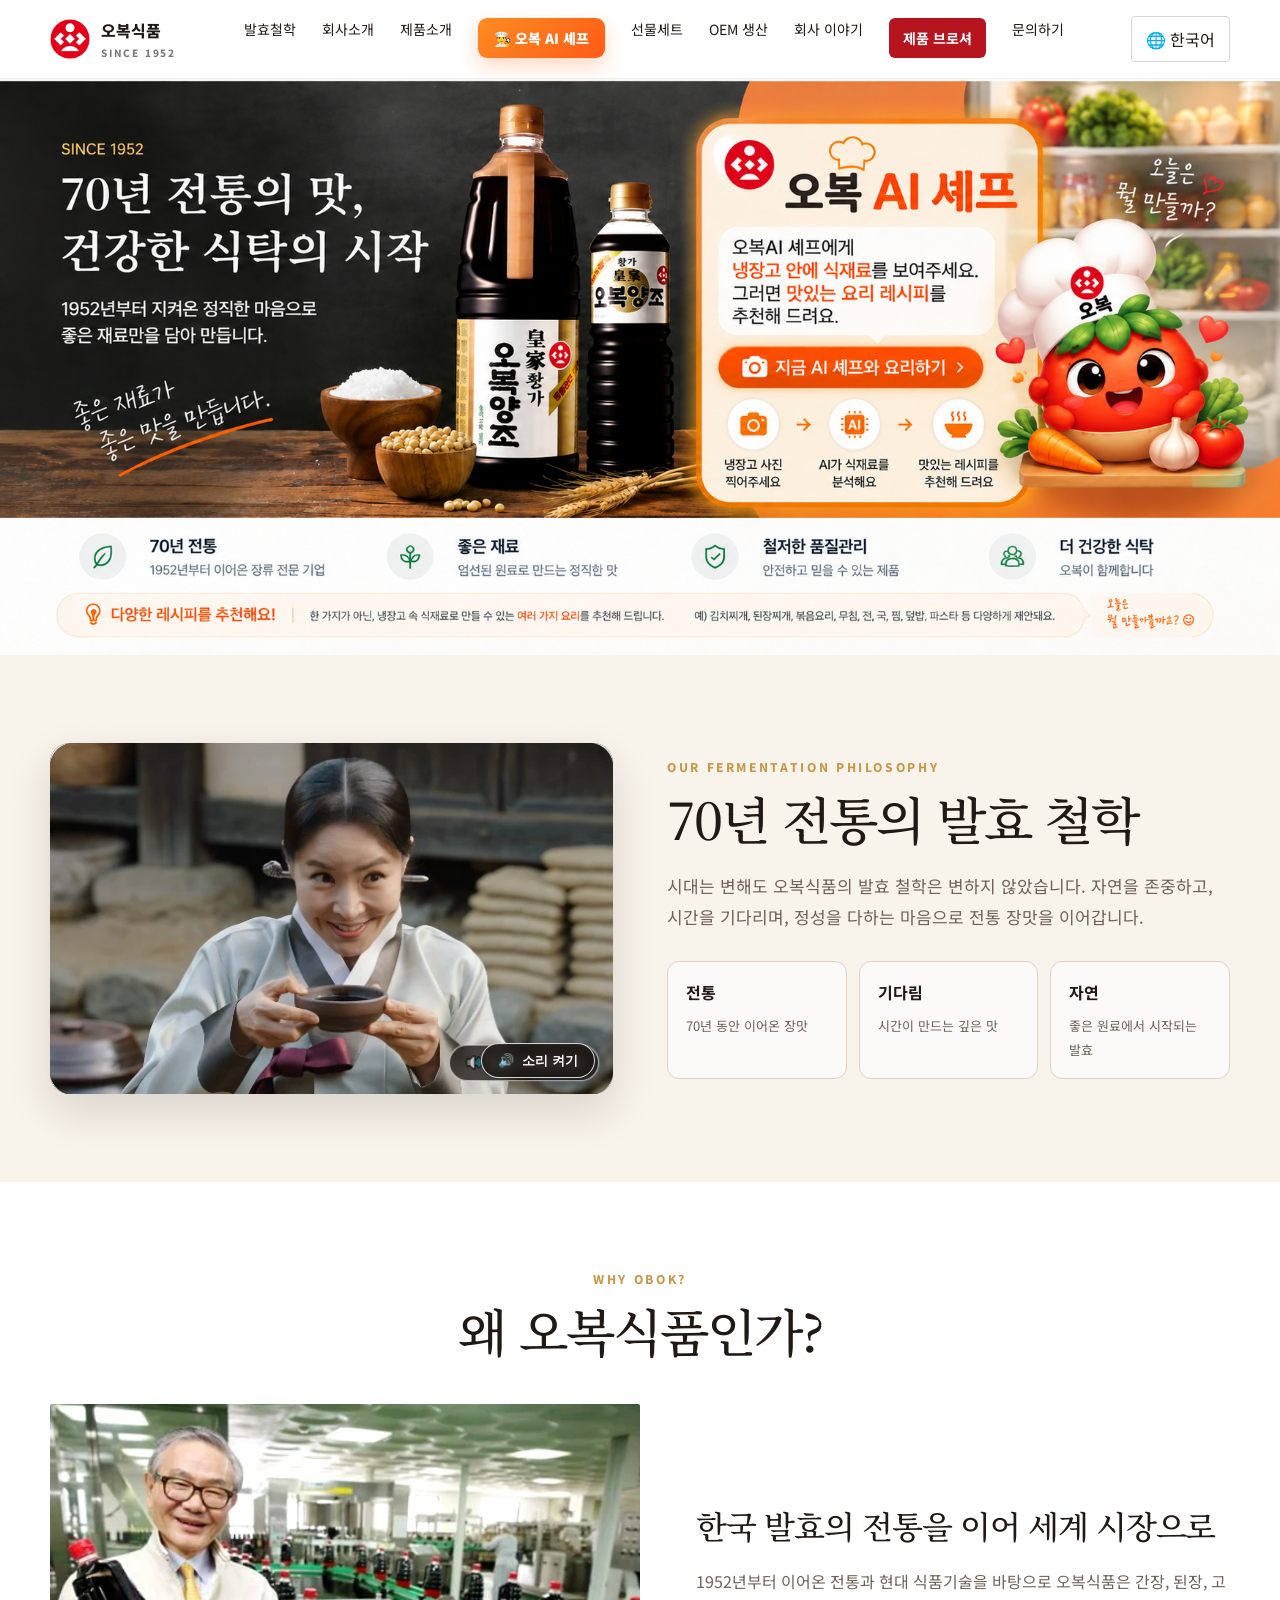
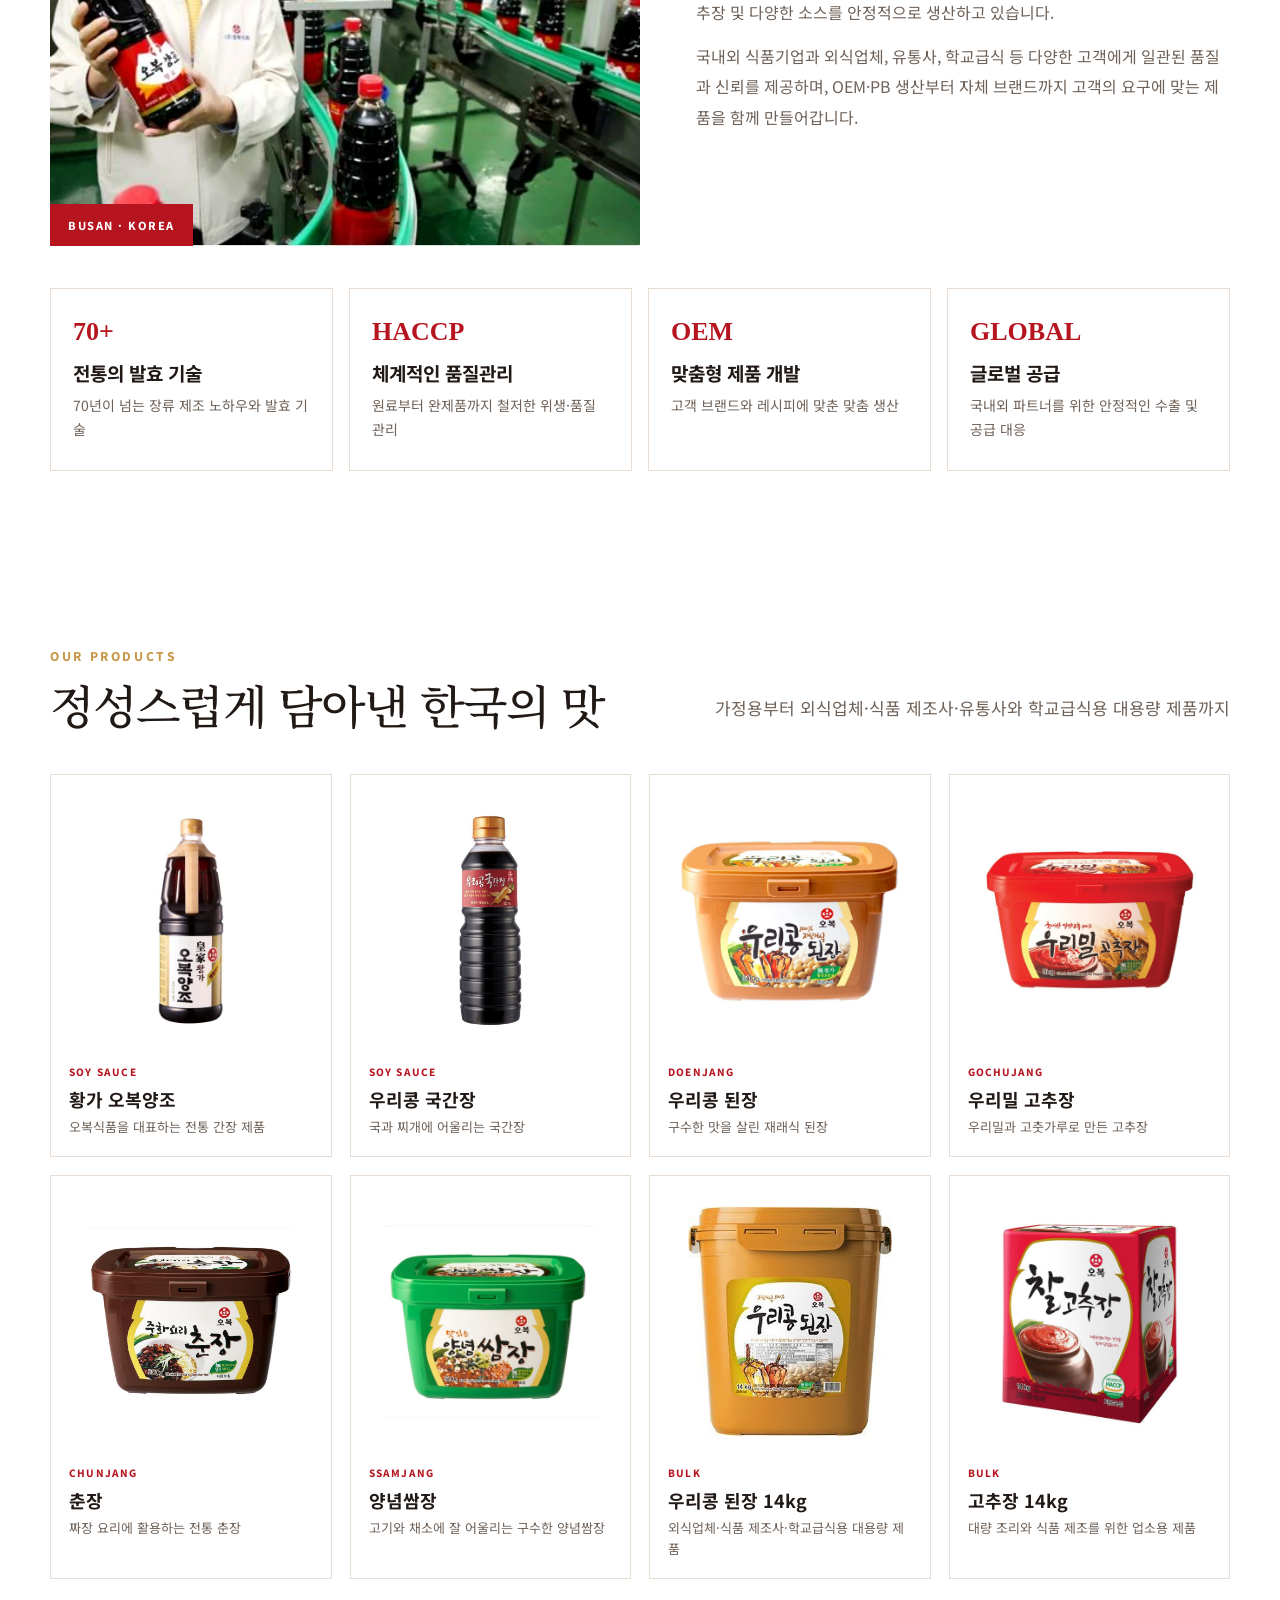
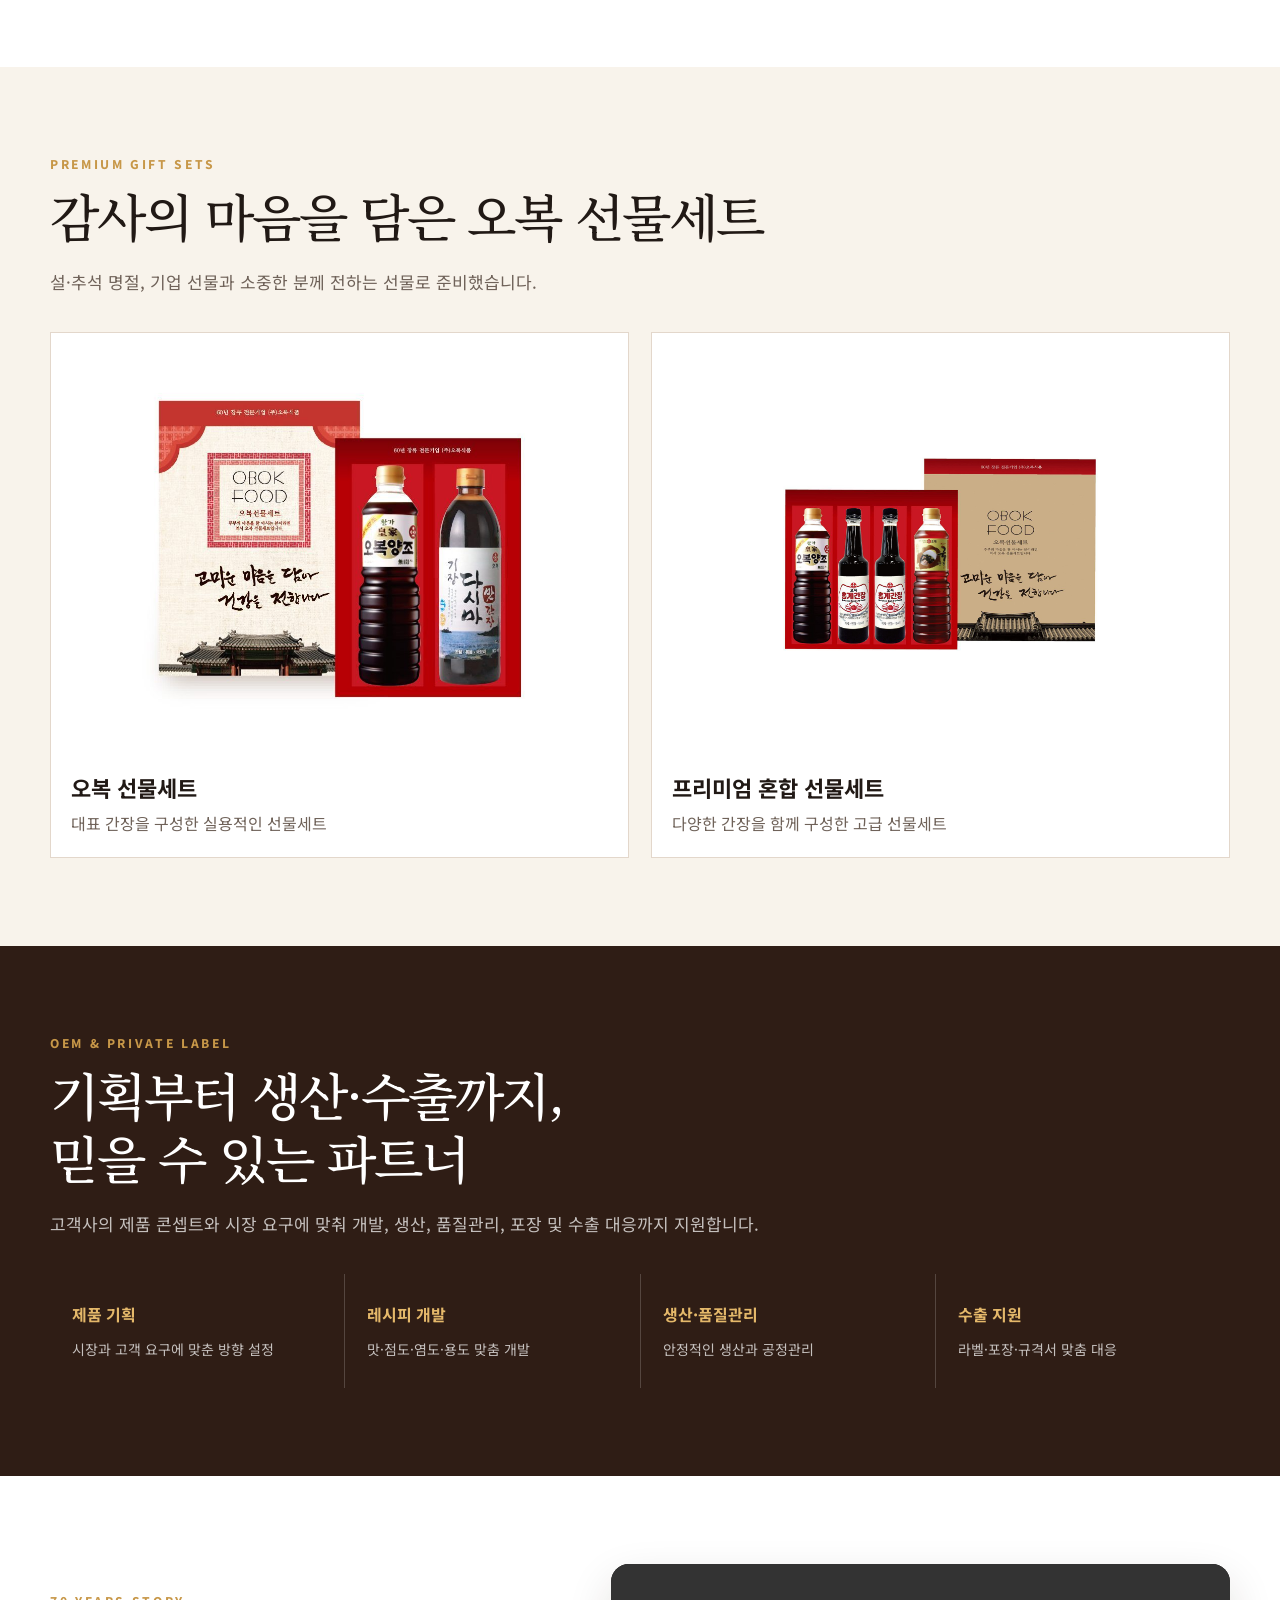
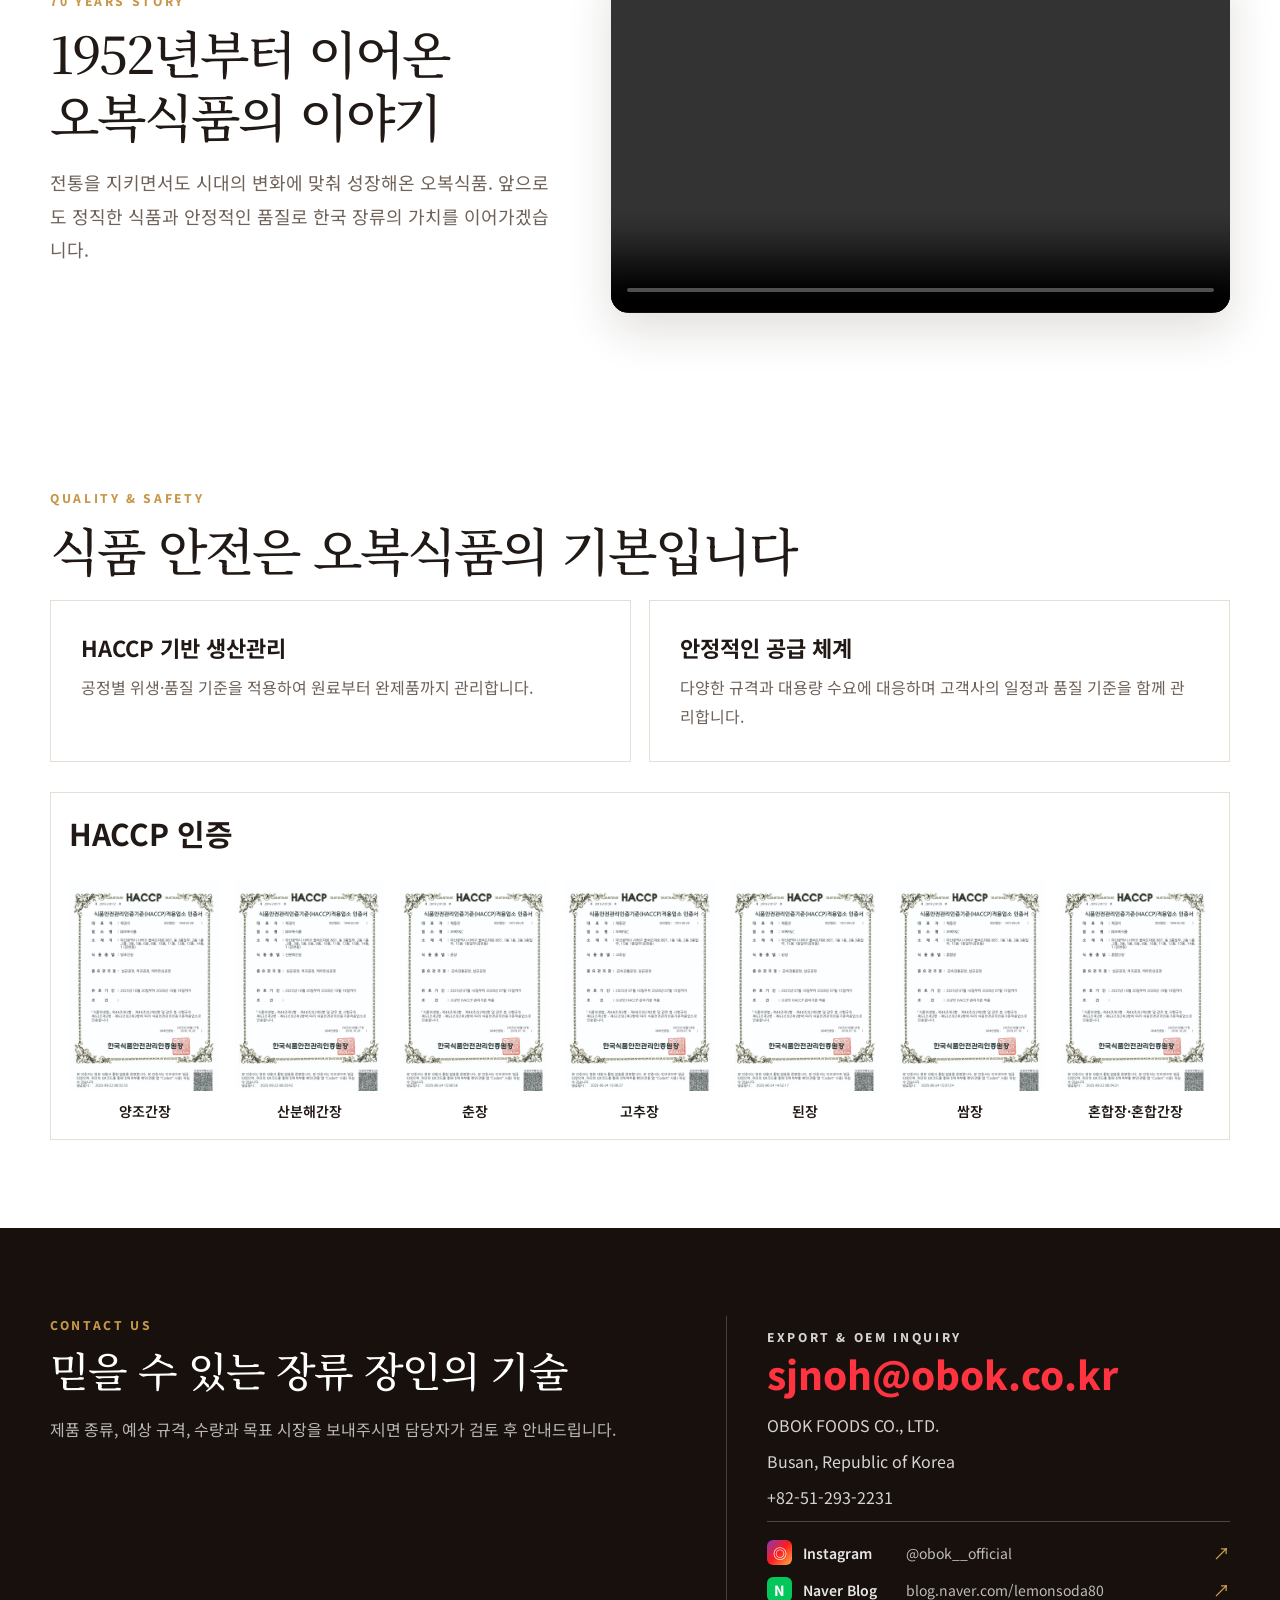
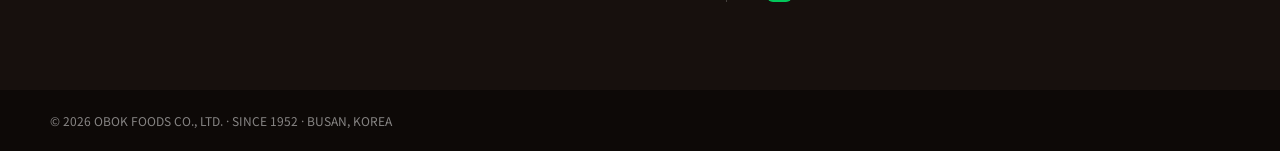
<file: index-2.html>
<!DOCTYPE html>
<html lang="ko">
<head>
<meta charset="utf-8">
<meta name="viewport" content="width=device-width,initial-scale=1,viewport-fit=cover">
<meta name="theme-color" content="#ffffff">
<title>오복식품 | 한국 장류·소스 제조업체 | OEM·PB 생산</title>
<meta name="description" content="1952년 설립된 오복식품. 간장, 된장, 고추장, 춘장과 다양한 소스를 생산하며 OEM·PB·학교급식·대용량 제품을 제공합니다.">
<link rel="canonical" href="https://obokfoods.com/">
<link rel="alternate" hreflang="ko" href="https://obokfoods.com/">
<link rel="alternate" hreflang="en" href="https://obokfoods.com/en/">
<link rel="alternate" hreflang="zh-CN" href="https://obokfoods.com/cn/">
<link rel="alternate" hreflang="ru" href="https://obokfoods.com/ru/">
<link rel="alternate" hreflang="es" href="https://obokfoods.com/es/">
<link rel="alternate" hreflang="x-default" href="https://obokfoods.com/en/">
<meta property="og:type" content="website">
<meta property="og:site_name" content="OBOK Foods">
<meta property="og:url" content="https://obokfoods.com/">
<meta property="og:title" content="오복식품 | 70년 전통의 장맛">
<meta property="og:description" content="정통 한국 장류를 만드는 믿을 수 있는 파트너">
<meta property="og:image" content="https://obokfoods.com/assets/obok-hero-ko-wide-final.jpg">
<style>
:root{
  --red:#b61520;--brown:#2f1d15;--gold:#c79748;--cream:#f8f3eb;
  --ink:#211915;--muted:#6f6259;--line:#e7ddd2;--white:#fff;
}
*{box-sizing:border-box}
html{scroll-behavior:smooth}
body{margin:0;color:var(--ink);font-family:"Noto Sans KR",sans-serif;background:#fff}
img,video{display:block;max-width:100%}
a{text-decoration:none;color:inherit}
.container{width:min(1180px,calc(100% - 40px));margin:auto}
header{position:sticky;top:0;z-index:100;background:rgba(255,255,255,.97);border-bottom:1px solid #eee}
.nav{height:78px;display:flex;align-items:center;justify-content:space-between;gap:24px}
.brand{display:flex;align-items:center;gap:11px;font-weight:800}
.brand img{width:40px;height:40px;object-fit:contain}
.brand small{display:block;font-size:10px;letter-spacing:.18em;color:#777;margin-top:3px}
.menu{display:flex;gap:26px;font-size:14px}
.lang{position:relative}
.lang summary{cursor:pointer;list-style:none;border:1px solid #d6d6d6;padding:10px 14px;border-radius:4px}
.lang-list{display:none;position:absolute;right:0;top:46px;background:#fff;border:1px solid #ddd;width:150px;box-shadow:0 12px 30px rgba(0,0,0,.12)}
.lang[open] .lang-list{display:block}
.lang-list a{display:block;padding:11px 14px}

/* HERO */
.hero{
  position:relative;
  min-height:0;
  aspect-ratio:1600 / 900;
  background-image:url("assets/obok-hero-ko-20260818.jpg");
  background-size:cover;
  background-position:center;
  background-repeat:no-repeat;
  overflow:hidden;
}
.hero::after{
  content:"";
  position:absolute;inset:0;
  background:transparent;
  pointer-events:none;
}
.hero-copy{opacity:0;pointer-events:none;
  position:relative;z-index:2;
  width:min(1180px,calc(100% - 40px));
  margin:auto;
  padding-top:235px;
}
.hero-copy-inner{max-width:520px;padding-left:28px}
.hero-kicker{font-family:"Noto Serif KR",serif;font-size:18px;letter-spacing:.04em;color:#ad1720;margin-bottom:16px}
.hero h1{
  font-family:"Noto Serif KR",serif;
  margin:0;
  font-size:clamp(42px,4.2vw,66px);
  line-height:1.12;
  letter-spacing:-.045em;
  font-weight:700;color:#2f1d15;
}
.hero h1 strong{display:block;color:#ad1720;font-weight:700;margin-top:5px}
.hero-lead{font-size:22px;font-weight:700;line-height:1.55;margin:24px 0 14px;color:#2f1d15;text-shadow:none}
.hero-desc{font-size:14px;line-height:1.8;color:#4a3a30;margin:0;text-shadow:none}

/* SECTIONS */
section.content{padding:88px 0}
.kicker{font-size:12px;font-weight:800;letter-spacing:.22em;color:var(--gold)}
h2{
  font-family:"Noto Serif KR",serif;
  font-size:clamp(34px,4vw,54px);line-height:1.22;letter-spacing:-.04em;
  margin:12px 0 20px;font-weight:500;
}
.section-copy{font-size:17px;line-height:1.85;color:var(--muted)}

/* Philosophy video */
.philosophy{background:var(--cream)}
.philosophy-wrap{display:grid;grid-template-columns:1fr 1fr;gap:54px;align-items:center}
.video-shell{border-radius:20px;overflow:hidden;background:#16120f;box-shadow:0 18px 45px rgba(39,26,17,.14)}
.video-shell video,.video-shell img{width:100%;aspect-ratio:16/10;object-fit:cover}.philosophy-video video{background:#16120f}
.philosophy-cards{display:grid;grid-template-columns:repeat(3,1fr);gap:12px;margin-top:28px}
.philosophy-card{padding:18px;border:1px solid #dfd2c4;background:rgba(255,255,255,.65);border-radius:12px}
.philosophy-card b{display:block;margin-bottom:8px}
.philosophy-card span{font-size:13px;color:var(--muted);line-height:1.55}

/* Why */
.why-head{text-align:center;max-width:750px;margin:0 auto 42px}
.why-grid{display:grid;grid-template-columns:repeat(4,1fr);gap:16px}
.why-card{padding:28px 22px;border:1px solid var(--line);background:#fff}
.why-card strong{display:block;color:var(--red);font:700 26px Georgia,serif;margin-bottom:12px}
.why-card h3{margin:0 0 8px;font-size:19px}
.why-card p{margin:0;color:var(--muted);font-size:14px;line-height:1.7}

/* Products */
.products{background:#fff}
.products-head{display:flex;align-items:end;justify-content:space-between;gap:30px;margin-bottom:34px}
.products-head h2{font-size:clamp(32px,3.6vw,48px);white-space:nowrap;margin-bottom:8px}.product-grid{display:grid;grid-template-columns:repeat(4,1fr);gap:18px}
.product-card{border:1px solid var(--line);background:#fff;padding:18px;transition:.25s}
.product-card:hover{transform:translateY(-4px);box-shadow:0 16px 34px rgba(38,24,15,.1)}
.product-image{height:255px;display:flex;align-items:center;justify-content:center;background:#fff;overflow:hidden}
.product-image img{width:100%;height:100%;object-fit:contain}
.product-card .tag{font-size:10px;color:var(--red);font-weight:800;letter-spacing:.12em;display:block;margin-top:16px}
.product-card h3{font-size:18px;margin:7px 0 5px}
.product-card p{font-size:13px;color:var(--muted);line-height:1.6;margin:0}

/* Gift */
.gifts{background:var(--cream)}
.gift-grid{display:grid;grid-template-columns:1fr 1fr;gap:22px;margin-top:34px}
.gift-card{background:#fff;border:1px solid #e3d7cb;padding:20px}
.gift-card img{width:100%;aspect-ratio:4/3;object-fit:contain;background:#fff}
.gift-card h3{font-size:22px;margin:16px 0 7px}
.gift-card p{margin:0;color:var(--muted);line-height:1.7}

/* OEM */
.oem{background:var(--brown);color:#fff}
.oem .section-copy{color:rgba(255,255,255,.72)}
.oem-grid{display:grid;grid-template-columns:repeat(4,1fr);gap:1px;background:rgba(255,255,255,.18);margin-top:34px}
.oem-grid div{background:var(--brown);padding:28px 22px}
.oem-grid b{color:#e4b86a;display:block;margin-bottom:10px}
.oem-grid span{color:rgba(255,255,255,.72);font-size:14px;line-height:1.6}

/* Story / history */
.story-wrap{display:grid;grid-template-columns:.9fr 1.1fr;gap:54px;align-items:center}
.story-video{border-radius:18px;overflow:hidden;background:#12100e;box-shadow:0 18px 45px rgba(39,26,17,.14)}
.story-video video{width:100%;aspect-ratio:16/9;object-fit:cover}
.story-copy .quote{font-size:18px;color:var(--muted);line-height:1.85}

/* Quality / Contact */
.quality{background:#fff}
.quality-grid{display:grid;grid-template-columns:1fr 1fr;gap:18px}
.quality-box{border:1px solid var(--line);padding:30px}
.quality-box h3{font-size:22px;margin:0 0 10px}
.quality-box p{margin:0;color:var(--muted);line-height:1.8}.haccp-photo{margin-top:30px;border:1px solid var(--line);background:#fff;padding:18px}.haccp-photo img{width:100%;height:auto}
.contact{background:#17100d;color:#fff}
.contact-wrap{display:grid;grid-template-columns:1.1fr .9fr;gap:60px}
.contact p{color:rgba(255,255,255,.7);line-height:1.8}
.contact-info{border-left:1px solid rgba(255,255,255,.2);padding-left:40px}
.email{color:#ff3440;font-size:clamp(27px,3vw,40px);font-weight:800;word-break:break-all}
.contact-info div:not(.email){margin-top:12px;color:rgba(255,255,255,.82)}
footer{padding:22px 0;background:#0d0907;color:rgba(255,255,255,.5);font-size:12px}

@media(max-width:960px){
  .menu{display:none}
  .philosophy-wrap,.story-wrap,.contact-wrap{grid-template-columns:1fr}
  .product-grid{grid-template-columns:repeat(2,1fr)}
  .why-grid,.oem-grid{grid-template-columns:repeat(2,1fr)}
  .contact-info{border-left:0;border-top:1px solid rgba(255,255,255,.2);padding:28px 0 0}
}
@media(max-width:650px){
  .nav{height:68px}
  .hero-copy{opacity:0;pointer-events:none;width:calc(100% - 28px)}
  .hero{min-height:590px;background-position:62% top}
  .hero-copy{opacity:0;pointer-events:none;padding-top:300px}
  .hero-copy-inner{max-width:100%}
  .hero h1{font-size:38px}
  .hero-lead{font-size:19px}
  .hero-desc{font-size:14px}
  section.content{padding:58px 0}
  .philosophy-cards,.product-grid,.why-grid,.gift-grid,.oem-grid,.quality-grid{grid-template-columns:1fr}
  .products-head{display:block}.products-head h2{white-space:normal;font-size:34px}
  .product-image{height:235px}
}

.philosophy-video{position:relative}
.sound-toggle{
 position:absolute;right:18px;bottom:16px;z-index:4;display:flex;align-items:center;gap:8px;
 border:1px solid rgba(255,255,255,.82);border-radius:999px;padding:10px 16px;
 background:rgba(24,20,17,.78);color:#fff;font:700 13px/1 "Malgun Gothic","Apple SD Gothic Neo",Arial,sans-serif;
 cursor:pointer;box-shadow:0 4px 16px rgba(0,0,0,.18);backdrop-filter:blur(6px)
}
.sound-toggle:hover{background:rgba(24,20,17,.92)}
.sound-toggle:focus-visible{outline:3px solid rgba(240,192,106,.7);outline-offset:3px}
@media(max-width:650px){.sound-toggle{right:12px;bottom:12px;padding:9px 13px;font-size:12px}}


.why-obok{background:#fff}
.why-story{
  display:grid;
  grid-template-columns:1.05fr .95fr;
  gap:56px;
  align-items:center;
  margin-top:26px;
}
.why-photo{position:relative}
.why-photo img{
  width:100%;
  aspect-ratio:4/3;
  object-fit:cover;
  border-radius:2px;
}
.why-photo-label{
  position:absolute;left:0;bottom:0;
  background:#b61520;color:#fff;
  padding:13px 18px;
  font-size:11px;font-weight:800;letter-spacing:.14em;
}
.why-copy h3{
  margin:0 0 20px;
  font-family:"Noto Serif KR",serif;
  font-size:clamp(27px,2.5vw,38px);
  line-height:1.32;
  white-space:nowrap;
  letter-spacing:-.04em;
  font-weight:500;
}
.why-copy p{
  margin:0 0 14px;
  color:var(--muted);
  font-size:16px;
  line-height:1.9;
}
.why-grid-spaced{margin-top:42px}
@media(max-width:960px){
  .why-story{grid-template-columns:1fr;gap:30px}
}


@media(min-width:651px) and (max-width:1180px){
  .hero{background-size:auto 100%;background-position:right center}
}

.contact-title{font-size:clamp(30px,3.2vw,46px);white-space:nowrap}
@media(max-width:650px){
  .why-copy h3{white-space:normal;font-size:31px}
  .contact-title{white-space:normal;font-size:34px}
}


@media(max-width:650px){
  .hero{
    min-height:610px;
    background-size:auto 100%;
    background-position:64% center;
  }
  .hero::after{
    background:linear-gradient(
      180deg,
      rgba(255,255,255,.86) 0%,
      rgba(255,255,255,.68) 36%,
      rgba(255,255,255,.18) 62%,
      rgba(255,255,255,0) 78%
    );
  }
  .hero-copy{opacity:0;pointer-events:none;
    padding-top:285px;
  }
  .hero-copy-inner{
    padding-left:0;
    max-width:100%;
  }
}


@media(max-width:650px){
  .hero{
    min-height:0;
    aspect-ratio:1600 / 900;
    background-size:cover;
    background-position:center;
  }
  .hero-copy{display:none}
}


.haccp-title{font-family:"Noto Sans KR",sans-serif;font-size:30px;margin:0 0 24px}
.haccp-cert-grid{display:grid;grid-template-columns:repeat(7,minmax(0,1fr));gap:14px;align-items:start}
.haccp-cert-grid figure{margin:0;text-align:center}
.haccp-cert-grid img{width:100%;aspect-ratio:0.707/1;object-fit:contain;background:#fff}
.haccp-cert-grid figcaption{font-family:"Noto Sans KR",sans-serif;font-size:14px;font-weight:600;margin-top:9px}
@media(max-width:1100px){.haccp-cert-grid{grid-template-columns:repeat(4,1fr)}}
@media(max-width:700px){.haccp-cert-grid{grid-template-columns:repeat(2,1fr)}}
.menu a[href="/brochure/"]{
  background:#b61520;
  color:#fff !important;
  padding:9px 14px;
  border-radius:6px;
  font-weight:700;
  transition:all .2s ease;
  display:inline-flex;
align-items:center;
justify-content:center;
line-height:1;
position:relative;
top:-1px;  
}

.menu a[href="/brochure/"]:hover{
  background:#94111a;
  color:#fff !important;
  transform:translateY(-1px);
}  
</style>

<style id="obok-v23-hero-final">
/* V23: desktop = true wide banner, mobile = original portrait photo */
.hero{
  position:relative!important;
  width:100%!important;
  height:clamp(480px,39vw,620px)!important;
min-height:0!important;
aspect-ratio:auto!important;
  overflow:hidden!important;
  background:#282926!important;
  padding:0!important;
}
.hero-picture{
  position:absolute!important;
  inset:0!important;
  display:block!important;
  width:100%!important;
  height:100%!important;
}
.obok-main-hero-image{
  display:block!important;
  width:100%!important;
  height:100%!important;
  object-fit:contain!important;
  object-position:right center!important;
}
.hero::after{
  content:""!important;
  position:absolute!important;
  inset:0!important;
  background:linear-gradient(90deg,rgba(13,13,12,.34) 0%,rgba(13,13,12,.13) 38%,rgba(13,13,12,0) 56%)!important;
  pointer-events:none!important;
}
.hero-copy{
  opacity:1!important;
  pointer-events:auto!important;
  position:absolute!important;
  z-index:3!important;
  inset:0!important;
  width:min(1180px,calc(100% - 40px))!important;
  margin:auto!important;
  padding:0!important;
  display:flex!important;
  align-items:center!important;
}
.hero-copy-inner{
  max-width:620px!important;
  padding-left:0!important;
  transform:translateY(-2%)!important;
}
.hero-kicker{
  font-family:"Noto Sans KR",sans-serif!important;
  font-size:14px!important;
  font-weight:700!important;
  letter-spacing:.16em!important;
  color:#d4a653!important;
  margin-bottom:17px!important;
}
.hero h1{
  font-family:"Noto Serif KR",serif!important;
  margin:0!important;
  font-size:clamp(42px,4.1vw,68px)!important;
  line-height:1.25!important;
  letter-spacing:-.045em!important;
  font-weight:600!important;
  color:#fff!important;
  text-shadow:0 2px 15px rgba(0,0,0,.22)!important;
}
.hero-lead{
  font-family:"Noto Sans KR",sans-serif!important;
  font-size:clamp(16px,1.35vw,21px)!important;
  font-weight:500!important;
  line-height:1.75!important;
  margin:25px 0 0!important;
  color:rgba(255,255,255,.90)!important;
  text-shadow:0 1px 8px rgba(0,0,0,.28)!important;
}

/* Keep existing product/photo ratio fixes */
.product-image img{width:100%!important;height:100%!important;object-fit:contain!important;object-position:center!important;padding:13px!important}
.product-card:first-child .product-image img{object-fit:contain!important;padding:13px!important}
.photo img{width:100%!important;height:auto!important;aspect-ratio:4/3!important;object-fit:contain!important;object-position:center!important;background:#fff!important}
.obok-video-card video,.obok-brand-video video{width:100%!important;height:100%!important}
.obok-brand-video{aspect-ratio:16/9!important}

@media(max-width:900px){
  .hero h1{font-size:42px!important}
  .hero-copy-inner{max-width:470px!important}
}
@media(max-width:768px){
  .hero{
    aspect-ratio:auto!important;
    height:72vh!important;
    min-height:520px!important;
    max-height:680px!important;
  }
  .obok-main-hero-image{
    object-fit:cover!important;
    object-position:center center!important;
  }
  .hero::after{background:none!important}
  .hero-copy{display:none!important}
}
</style>
<link rel="preconnect" href="https://fonts.googleapis.com">
<link rel="preconnect" href="https://fonts.gstatic.com" crossorigin>
<link href="https://fonts.googleapis.com/css2?family=Noto+Sans+KR:wght@400;500;600;700;800&family=Noto+Serif+KR:wght@500;600;700&display=swap" rel="stylesheet">

<style id="obok-hero-soft-blend-20260819-v2">
/* Desktop hero: place the photo on the right and fade its left edge into the dark copy area */
@media(min-width:769px){
  .hero{background:#20221f!important;}
  .hero-picture{
    inset:auto 0 0 auto!important;
    left:auto!important;
    right:0!important;
    top:0!important;
    bottom:0!important;
    width:62%!important;
    height:100%!important;
    overflow:hidden!important;
    -webkit-mask-image:linear-gradient(90deg,transparent 0%,rgba(0,0,0,.12) 7%,rgba(0,0,0,.42) 15%,rgba(0,0,0,.78) 25%,#000 38%)!important;
    mask-image:linear-gradient(90deg,transparent 0%,rgba(0,0,0,.12) 7%,rgba(0,0,0,.42) 15%,rgba(0,0,0,.78) 25%,#000 38%)!important;
    -webkit-mask-size:100% 100%!important;
    mask-size:100% 100%!important;
    -webkit-mask-repeat:no-repeat!important;
    mask-repeat:no-repeat!important;
  }
  .obok-main-hero-image{
    width:100%!important;
    height:100%!important;
    object-fit:cover!important;
    object-position:center center!important;
  }
  .hero::after{
    background:linear-gradient(90deg,rgba(25,27,24,.18) 0%,rgba(25,27,24,.10) 42%,rgba(25,27,24,0) 63%)!important;
  }
}
@media(max-width:768px){
  .hero-picture{
    inset:0!important;
    width:100%!important;
    height:100%!important;
    -webkit-mask-image:none!important;
    mask-image:none!important;
  }
  .obok-main-hero-image{object-fit:cover!important;object-position:center center!important;}
}

/* Contact social links */
.contact-social{margin-top:22px;padding-top:18px;border-top:1px solid rgba(255,255,255,.22);display:grid;gap:12px}
.contact-social a{display:flex;align-items:center;gap:11px;color:rgba(255,255,255,.9);font-size:14px;transition:.2s}
.contact-social a:hover{color:#fff;transform:translateX(2px)}
.social-icon{width:25px;height:25px;border-radius:6px;display:inline-flex;align-items:center;justify-content:center;font-weight:800;color:#fff;flex:0 0 25px}
.social-icon.instagram{background:linear-gradient(135deg,#833ab4,#fd1d1d,#fcb045)}
.social-icon.naver{background:#03c75a}
.social-name{min-width:92px;font-weight:600}
.social-value{color:rgba(255,255,255,.72)}
.social-arrow{margin-left:auto;color:#d4a653;font-size:17px}
@media(max-width:650px){.contact-social a{font-size:13px}.social-name{min-width:82px}.social-value{overflow-wrap:anywhere}}
</style>


<style id="obok-mobile-ai-chef-access-fix">
/* Mobile: keep the AI Chef directly accessible even when the desktop menu is hidden. */
.mobile-chef-link{display:none}
@media(max-width:960px){
  header .container.nav{gap:8px}
  .mobile-chef-link{
    display:inline-flex;align-items:center;justify-content:center;gap:4px;
    margin-left:auto;padding:9px 11px;border-radius:6px;
    background:#b61520;color:#fff;font-size:13px;font-weight:800;
    line-height:1;white-space:nowrap;box-shadow:0 2px 8px rgba(182,21,32,.18)
  }
  .mobile-chef-link:hover,.mobile-chef-link:focus{background:#94111a;color:#fff}
  .lang{margin-left:0}
}
@media(max-width:430px){
  header .container.nav{width:calc(100% - 24px)}
  .brand img{width:42px;height:42px}
  .brand span{font-size:20px}
  .brand small{font-size:10px}
  .mobile-chef-link{padding:9px 9px;font-size:12px}
  .lang summary{padding:9px 10px;font-size:13px}
}
@media(max-width:370px){
  .mobile-chef-link span{display:none}
  .mobile-chef-link{width:38px;padding:9px 0}
}
</style>

<style id="obok-home-v3-final">
.menu .ai-chef-nav-v3{
  display:inline-flex;align-items:center;justify-content:center;
  background:linear-gradient(135deg,#ff8c22,#ff5b16);color:#fff!important;
  padding:10px 16px;border-radius:9px;font-weight:900;
  box-shadow:0 8px 20px rgba(255,100,20,.26);position:relative;top:-1px;
}
.menu .ai-chef-nav-v3:hover{transform:translateY(-1px);box-shadow:0 10px 24px rgba(255,100,20,.33)}

.hero-v3{width:100%;background:#fff}
.hero-v3-desktop{position:relative;width:100%;overflow:hidden;background:#fff}
.hero-v3-desktop>img{display:block;width:100%;height:auto}
.hero-v3-cta-hit{
  position:absolute;left:57.1%;top:46.3%;width:20.2%;height:8.6%;
  border-radius:999px;z-index:3;
}
.hero-v3-cta-hit:hover{box-shadow:0 0 0 4px rgba(255,255,255,.20),0 0 28px rgba(255,116,28,.38)}
.hero-v3-mobile{display:none}

@media(max-width:768px){
  .hero-v3-desktop{display:none}
  .hero-v3-mobile{display:block;background:#fff}
  .hero-v3-product{
    position:relative;background:#292a27;overflow:hidden;
  }
  .hero-v3-product>img{
    width:100%;height:auto;object-fit:contain;object-position:center;
    display:block;background:#292a27;
  }
  .hero-v3-product::after{
    content:"";position:absolute;inset:0;
    background:linear-gradient(180deg,rgba(15,16,15,.03) 35%,rgba(15,16,15,.76) 100%);
    pointer-events:none;
  }
  .hero-v3-product-copy{
    position:absolute;z-index:2;left:22px;right:22px;bottom:24px;color:#fff;
    text-shadow:0 2px 10px rgba(0,0,0,.28);
  }
  .hero-v3-product-copy span{color:#f4b14a;font-weight:900;font-size:12px;letter-spacing:.14em}
  .hero-v3-product-copy h1{font-size:31px!important;line-height:1.24!important;margin:9px 0 12px!important;color:#fff!important}
  .hero-v3-product-copy p{font-size:15px;line-height:1.65;margin:0;font-weight:600}

  .hero-v3-mobile-ai{
    display:grid;grid-template-columns:1.2fr .8fr;align-items:end;gap:4px;
    min-height:430px;padding:24px 16px 0;
    background:linear-gradient(145deg,#ffb454,#ff7a22);color:#2e2118;overflow:hidden;
  }
  .hero-v3-mobile-copy{
    align-self:start;background:rgba(255,249,239,.96);border-radius:24px;
    padding:20px 17px;margin-bottom:18px;box-shadow:0 14px 30px rgba(135,63,18,.15);
  }
  .hero-v3-mobile-title{font-size:27px;font-weight:900;letter-spacing:-.05em;margin-bottom:13px}
  .hero-v3-mobile-title b{color:#f05b1a}
  .hero-v3-mobile-copy p{margin:0;background:#fff;padding:14px;border-radius:16px;font-size:14px;line-height:1.55}
  .hero-v3-mobile-copy em{font-style:normal;color:#f05b1a;font-weight:900}
  .hero-v3-mobile-btn{margin-top:13px;background:#f45c18;color:#fff;border-radius:999px;padding:12px 10px;text-align:center;font-weight:900}
  .hero-v3-mobile-steps{display:flex;justify-content:space-between;gap:6px;margin-top:13px;font-size:10px;font-weight:800;text-align:center}
  .hero-v3-mobile-ai>img{width:100%;align-self:end;filter:drop-shadow(0 12px 18px rgba(103,48,13,.20))}
  .hero-v3-mobile-features{
    display:grid;grid-template-columns:1fr 1fr;gap:1px;background:#e7e2d8;border-top:1px solid #e4dfd5;
  }
  .hero-v3-mobile-features>div{background:#faf8f3;padding:16px 14px}
  .hero-v3-mobile-features b{display:block;font-size:14px;margin-bottom:4px}
  .hero-v3-mobile-features small{display:block;color:#746b63;line-height:1.4;font-size:11px}
}
</style>


<style id="obok-mobile-ai-polish-v4">
@media(max-width:768px){
  /* Keep the Huangga hero as-is, but make the AI area a compact single-card composition */
  .hero-v3-mobile-ai{
    position:relative!important;
    display:block!important;
    min-height:0!important;
    padding:22px 14px 18px!important;
    background:linear-gradient(145deg,#ffb454 0%,#ff8d2d 55%,#ff7420 100%)!important;
    overflow:hidden!important;
  }

  .hero-v3-mobile-copy{
    position:relative!important;
    z-index:3!important;
    width:100%!important;
    min-height:330px!important;
    margin:0!important;
    padding:20px 18px 92px!important;
    background:rgba(255,249,239,.97)!important;
    border-radius:26px!important;
    box-shadow:0 14px 30px rgba(135,63,18,.15)!important;
    text-align:left!important;
  }

  .hero-v3-mobile-title{
    font-size:28px!important;
    line-height:1.15!important;
    margin-bottom:14px!important;
    white-space:nowrap!important;
  }

  .hero-v3-mobile-copy p{
    margin:0!important;
    padding:15px 16px!important;
    border-radius:17px!important;
    background:#fff!important;
    font-size:15px!important;
    line-height:1.62!important;
    max-width:100%!important;
  }

  .hero-v3-mobile-btn{
    margin-top:14px!important;
    padding:13px 16px!important;
    font-size:15px!important;
    border-radius:999px!important;
    text-align:center!important;
    white-space:nowrap!important;
  }

  .hero-v3-mobile-steps{
    position:absolute!important;
    left:18px!important;
    right:18px!important;
    bottom:18px!important;
    display:grid!important;
    grid-template-columns:repeat(3,1fr)!important;
    gap:8px!important;
    margin:0!important;
    font-size:10px!important;
    line-height:1.25!important;
    text-align:center!important;
  }

  .hero-v3-mobile-steps span{
    display:flex!important;
    align-items:center!important;
    justify-content:center!important;
    min-height:34px!important;
    padding:6px 4px!important;
    border-radius:10px!important;
    background:#fff7ef!important;
    color:#5c4030!important;
    font-weight:800!important;
  }

  .hero-v3-mobile-ai>img{
    position:absolute!important;
    z-index:4!important;
    right:-6px!important;
    bottom:12px!important;
    width:132px!important;
    max-width:34vw!important;
    height:auto!important;
    margin:0!important;
    filter:drop-shadow(0 10px 16px rgba(103,48,13,.18))!important;
    pointer-events:none!important;
  }

  .hero-v3-mobile-features{
    grid-template-columns:1fr 1fr!important;
  }
}

@media(max-width:430px){
  .hero-v3-mobile-copy{
    min-height:315px!important;
    padding:18px 16px 86px!important;
  }
  .hero-v3-mobile-title{
    font-size:25px!important;
  }
  .hero-v3-mobile-copy p{
    font-size:14px!important;
    line-height:1.56!important;
    padding:14px!important;
  }
  .hero-v3-mobile-btn{
    font-size:14px!important;
    padding:12px 12px!important;
  }
  .hero-v3-mobile-ai>img{
    width:116px!important;
    right:-4px!important;
    bottom:14px!important;
  }
  .hero-v3-mobile-steps{
    left:14px!important;
    right:130px!important;
    grid-template-columns:1fr!important;
    gap:5px!important;
  }
  .hero-v3-mobile-steps span{
    min-height:28px!important;
    font-size:9px!important;
  }
}
</style>


<style id="obok-mobile-ai-white-v5">
@media(max-width:768px){
  /* Mobile AI Chef section: white background, compact layout, mascot beside title */
  .hero-v3-mobile-ai{
    position:relative!important;
    display:block!important;
    min-height:0!important;
    padding:0!important;
    background:#fff!important;
    color:#2e2118!important;
    overflow:hidden!important;
    border-top:1px solid #eee8df!important;
  }

  .hero-v3-mobile-copy{
    position:relative!important;
    z-index:3!important;
    width:100%!important;
    min-height:0!important;
    margin:0!important;
    padding:28px 18px 22px!important;
    background:#fff!important;
    border-radius:0!important;
    box-shadow:none!important;
    text-align:left!important;
  }

  .hero-v3-mobile-title{
    min-height:82px!important;
    padding-right:145px!important;
    margin:0 0 8px!important;
    font-size:29px!important;
    line-height:1.16!important;
    font-weight:900!important;
    letter-spacing:-.055em!important;
    white-space:nowrap!important;
  }
  .hero-v3-mobile-title b{color:#f15a1b!important}

  .hero-v3-mobile-copy p{
    margin:0!important;
    padding:0 130px 0 0!important;
    max-width:none!important;
    background:transparent!important;
    border-radius:0!important;
    font-size:15px!important;
    line-height:1.62!important;
    color:#2f2925!important;
  }
  .hero-v3-mobile-copy p strong{font-weight:800!important}
  .hero-v3-mobile-copy em{
    font-style:normal!important;
    color:#f15a1b!important;
    font-weight:900!important;
  }

  .hero-v3-mobile-btn{
    margin:22px 0 18px!important;
    padding:15px 18px!important;
    border-radius:999px!important;
    background:linear-gradient(135deg,#ff781f,#f35417)!important;
    color:#fff!important;
    font-size:16px!important;
    font-weight:900!important;
    text-align:center!important;
    white-space:nowrap!important;
    box-shadow:0 8px 18px rgba(243,84,23,.16)!important;
  }

  .hero-v3-mobile-steps{
    position:static!important;
    display:grid!important;
    grid-template-columns:repeat(3,1fr)!important;
    gap:8px!important;
    margin:0!important;
    padding:0!important;
    text-align:center!important;
  }
  .hero-v3-mobile-steps span{
    min-height:66px!important;
    display:flex!important;
    align-items:center!important;
    justify-content:center!important;
    padding:9px 6px!important;
    border:1px solid #f0e6dc!important;
    border-radius:14px!important;
    background:#fff!important;
    color:#4e4037!important;
    font-size:10px!important;
    font-weight:800!important;
    line-height:1.28!important;
  }

  .hero-v3-mobile-ai>img{
    position:absolute!important;
    z-index:4!important;
    top:18px!important;
    right:12px!important;
    bottom:auto!important;
    width:142px!important;
    max-width:36vw!important;
    height:auto!important;
    margin:0!important;
    filter:drop-shadow(0 7px 10px rgba(90,55,35,.12))!important;
    pointer-events:none!important;
  }

  .hero-v3-mobile-features{
    margin-top:0!important;
    border-top:1px solid #eee8df!important;
  }
}

@media(max-width:430px){
  .hero-v3-mobile-title{
    min-height:74px!important;
    padding-right:128px!important;
    font-size:27px!important;
  }
  .hero-v3-mobile-copy p{
    padding-right:112px!important;
    font-size:14px!important;
    line-height:1.58!important;
  }
  .hero-v3-mobile-ai>img{
    width:125px!important;
    max-width:35vw!important;
    right:8px!important;
    top:16px!important;
  }
  .hero-v3-mobile-btn{
    margin-top:19px!important;
    font-size:15px!important;
    padding:14px 12px!important;
  }
  .hero-v3-mobile-steps span{
    min-height:60px!important;
    font-size:9px!important;
    padding:8px 4px!important;
  }
}
</style>

</head>
<body>
<header>
  <div class="container nav">
    <a class="brand" href="/">
      <img src="assets/obok-logo-mark.png" alt="오복식품 로고">
      <span>오복식품<small>SINCE 1952</small></span>
    </a>
    <nav class="menu">
      <a href="#philosophy">발효철학</a>
      <a href="#about">회사소개</a>
      <a href="#products">제품소개</a>
      <a class="ai-chef-nav-v3" href="/chef/">👨‍🍳 오복 AI 셰프</a>
      <a href="#gifts">선물세트</a>
      <a href="#oem">OEM 생산</a>
      <a href="#story">회사 이야기</a>
     <a href="/brochure/">제품 브로셔</a>
      <a href="#contact">문의하기</a>
    </nav>
    <a class="mobile-chef-link" href="/chef/" aria-label="오복 AI 요리사 열기">👨‍🍳 <span>AI 셰프</span></a>
    <details class="lang">
      <summary>🌐 한국어</summary>
      <div class="lang-list">
        <a href="https://obokfoods.com/">한국어</a>
        <a href="https://obokfoods.com/en/">English</a>
        <a href="https://obokfoods.com/cn/">简体中文</a>
        <a href="https://obokfoods.com/ru/">Русский</a>
        <a href="https://obokfoods.com/es/">Español</a>
      </div>
    </details>
  </div>
</header>

<main>
  <!-- OBOK Korean V16 FINAL: woman fermentation video + full-photo hero + products + gifts + HACCP -->

  <section class="hero-v3" aria-label="오복식품과 오복 AI 셰프">
    <div class="hero-v3-desktop">
      <img src="assets/obok-ai-hero-desktop-v3.jpg"
           alt="황가 오복양조 간장과 오복 AI 셰프 소개">
      <a class="hero-v3-cta-hit" href="/chef/" aria-label="지금 오복 AI 셰프와 요리하기"></a>
    </div>

    <div class="hero-v3-mobile">
      <section class="hero-v3-product">
        <img src="assets/obok-hero-soysauce-original.jpg" alt="황가 오복양조 간장 제품">
        <div class="hero-v3-product-copy">
          <span>SINCE 1952</span>
          <h1>70년 전통의 맛,<br>건강한 식탁의 시작</h1>
          <p>1952년부터 지켜온 정직한 마음으로<br>좋은 재료만을 담아 만듭니다.</p>
        </div>
      </section>
      <a class="hero-v3-mobile-ai" href="/chef/">
        <div class="hero-v3-mobile-copy">
          <div class="hero-v3-mobile-title">👨‍🍳 오복 <b>AI 셰프</b></div>
          <p><strong>오복AI 셰프에게<br><em>냉장고 안에 식재료</em>를 보여주세요.</strong><br>
             그러면 <em>맛있는 요리 레시피</em>를<br>추천해 드려요.</p>
          <div class="hero-v3-mobile-btn">📷 지금 AI 셰프와 요리하기 ›</div>
          <div class="hero-v3-mobile-steps">
            <span>📷 냉장고 사진</span><span>AI 식재료 분석</span><span>🍲 다양한 레시피</span>
          </div>
        </div>
        <img src="assets/obok-ai-chef-mascot.png" alt="오복 AI 셰프 캐릭터">
      </a>
      <div class="hero-v3-mobile-features">
        <div><b>70년 전통</b><small>1952년부터 이어온 장류 전문 기업</small></div>
        <div><b>좋은 재료</b><small>엄선된 원료로 만드는 정직한 맛</small></div>
        <div><b>철저한 품질관리</b><small>안전하고 믿을 수 있는 제품</small></div>
        <div><b>다양한 레시피</b><small>냉장고 재료로 여러 요리를 추천</small></div>
      </div>
    </div>
  </section>


  <section id="philosophy" class="content philosophy">
    <div class="container philosophy-wrap">
      <div class="video-shell philosophy-video">
        <video id="philosophyVideo" autoplay muted loop playsinline preload="metadata"
               poster="assets/fermentation-philosophy-poster.webp"
               aria-label="전통 발효의 맛을 살피는 영상">
          <source src="assets/obok-fermentation-woman.mp4" type="video/mp4">
          사용 중인 브라우저에서 영상을 재생할 수 없습니다.
        </video>
        <button type="button" class="sound-toggle" id="philosophySoundBtn"
                aria-label="발효 철학 영상 소리 켜기" aria-pressed="false">
          <span class="sound-icon" aria-hidden="true">🔊</span>
          <span class="sound-label">소리 켜기</span>
        </button>
      </div>
      <div>
        <div class="kicker">OUR FERMENTATION PHILOSOPHY</div>
        <h2>70년 전통의 발효 철학</h2>
        <p class="section-copy">시대는 변해도 오복식품의 발효 철학은 변하지 않았습니다. 자연을 존중하고, 시간을 기다리며, 정성을 다하는 마음으로 전통 장맛을 이어갑니다.</p>
        <div class="philosophy-cards">
          <div class="philosophy-card"><b>전통</b><span>70년 동안 이어온 장맛</span></div>
          <div class="philosophy-card"><b>기다림</b><span>시간이 만드는 깊은 맛</span></div>
          <div class="philosophy-card"><b>자연</b><span>좋은 원료에서 시작되는 발효</span></div>
        </div>
      </div>
    </div>
  </section>

  <section id="about" class="content why-obok">
    <div class="container">
      <div class="why-head">
        <div class="kicker">WHY OBOK?</div>
        <h2>왜 오복식품인가?</h2>
      </div>

      <div class="why-story">
        <div class="why-photo">
          <img src="assets/obok-representative-production.webp" alt="오복식품 생산 현장에서 제품을 소개하는 모습">
          <span class="why-photo-label">BUSAN · KOREA</span>
        </div>
        <div class="why-copy">
          <h3>한국 발효의 전통을 이어 세계 시장으로</h3>
          <p>1952년부터 이어온 전통과 현대 식품기술을 바탕으로 오복식품은 간장, 된장, 고추장 및 다양한 소스를 안정적으로 생산하고 있습니다.</p>
          <p>국내외 식품기업과 외식업체, 유통사, 학교급식 등 다양한 고객에게 일관된 품질과 신뢰를 제공하며, OEM·PB 생산부터 자체 브랜드까지 고객의 요구에 맞는 제품을 함께 만들어갑니다.</p>
        </div>
      </div>

      <div class="why-grid why-grid-spaced">
        <div class="why-card"><strong>70+</strong><h3>전통의 발효 기술</h3><p>70년이 넘는 장류 제조 노하우와 발효 기술</p></div>
        <div class="why-card"><strong>HACCP</strong><h3>체계적인 품질관리</h3><p>원료부터 완제품까지 철저한 위생·품질 관리</p></div>
        <div class="why-card"><strong>OEM</strong><h3>맞춤형 제품 개발</h3><p>고객 브랜드와 레시피에 맞춘 맞춤 생산</p></div>
        <div class="why-card"><strong>GLOBAL</strong><h3>글로벌 공급</h3><p>국내외 파트너를 위한 안정적인 수출 및 공급 대응</p></div>
      </div>
    </div>
  </section>

  <section id="products" class="content products">
    <div class="container">
      <div class="products-head">
        <div>
          <div class="kicker">OUR PRODUCTS</div>
          <h2>정성스럽게 담아낸 한국의 맛</h2>
        </div>
        <p class="section-copy">가정용부터 외식업체·식품 제조사·유통사와 학교급식용 대용량 제품까지</p>
      </div>
      <div class="product-grid">
        <article class="product-card">
          <div class="product-image"><img src="assets/royal_soy.jpg" alt="황가 오복양조"></div>
          <span class="tag">SOY SAUCE</span><h3>황가 오복양조</h3><p>오복식품을 대표하는 전통 간장 제품</p>
        </article>
        <article class="product-card">
          <div class="product-image"><img src="assets/soybean_soup_soy.jpg" alt="우리콩 국간장"></div>
          <span class="tag">SOY SAUCE</span><h3>우리콩 국간장</h3><p>국과 찌개에 어울리는 국간장</p>
        </article>
        <article class="product-card">
          <div class="product-image"><img src="assets/doenjang_500.jpg" alt="우리콩 된장"></div>
          <span class="tag">DOENJANG</span><h3>우리콩 된장</h3><p>구수한 맛을 살린 재래식 된장</p>
        </article>
        <article class="product-card">
          <div class="product-image"><img src="assets/gochujang_3kg.jpg" alt="우리밀 고추장"></div>
          <span class="tag">GOCHUJANG</span><h3>우리밀 고추장</h3><p>우리밀과 고춧가루로 만든 고추장</p>
        </article>
        <article class="product-card">
          <div class="product-image"><img src="assets/chunjang_500.jpg" alt="춘장"></div>
          <span class="tag">CHUNJANG</span><h3>춘장</h3><p>짜장 요리에 활용하는 전통 춘장</p>
        </article>
        <article class="product-card">
          <div class="product-image"><img src="assets/ssamjang_500.jpg" alt="오복 양념쌈장 500g"></div>
          <span class="tag">SSAMJANG</span><h3>양념쌈장</h3><p>고기와 채소에 잘 어울리는 구수한 양념쌈장</p>
        </article>
        <article class="product-card">
          <div class="product-image"><img src="assets/doenjang_14kg.jpg" alt="우리콩 된장 14kg"></div>
          <span class="tag">BULK</span><h3>우리콩 된장 14kg</h3><p>외식업체·식품 제조사·학교급식용 대용량 제품</p>
        </article>
        <article class="product-card">
          <div class="product-image"><img src="assets/gochujang_14kg.jpg" alt="고추장 14kg"></div>
          <span class="tag">BULK</span><h3>고추장 14kg</h3><p>대량 조리와 식품 제조를 위한 업소용 제품</p>
        </article>
      </div>
    </div>
  </section>

  <section id="gifts" class="content gifts">
    <div class="container">
      <div class="kicker">PREMIUM GIFT SETS</div>
      <h2>감사의 마음을 담은 오복 선물세트</h2>
      <p class="section-copy">설·추석 명절, 기업 선물과 소중한 분께 전하는 선물로 준비했습니다.</p>
      <div class="gift-grid">
        <article class="gift-card">
          <img src="assets/gift_set_2.jpg" alt="오복 선물세트 2종">
          <h3>오복 선물세트</h3><p>대표 간장을 구성한 실용적인 선물세트</p>
        </article>
        <article class="gift-card">
          <img src="assets/gift_set_4.jpg" alt="오복 선물세트 4종">
          <h3>프리미엄 혼합 선물세트</h3><p>다양한 간장을 함께 구성한 고급 선물세트</p>
        </article>
      </div>
    </div>
  </section>

  <section id="oem" class="content oem">
    <div class="container">
      <div class="kicker">OEM & PRIVATE LABEL</div>
      <h2>기획부터 생산·수출까지,<br>믿을 수 있는 파트너</h2>
      <p class="section-copy">고객사의 제품 콘셉트와 시장 요구에 맞춰 개발, 생산, 품질관리, 포장 및 수출 대응까지 지원합니다.</p>
      <div class="oem-grid">
        <div><b>제품 기획</b><span>시장과 고객 요구에 맞춘 방향 설정</span></div>
        <div><b>레시피 개발</b><span>맛·점도·염도·용도 맞춤 개발</span></div>
        <div><b>생산·품질관리</b><span>안정적인 생산과 공정관리</span></div>
        <div><b>수출 지원</b><span>라벨·포장·규격서 맞춤 대응</span></div>
      </div>
    </div>
  </section>

  <section id="story" class="content">
    <div class="container story-wrap">
      <div class="story-copy">
        <div class="kicker">70 YEARS STORY</div>
        <h2>1952년부터 이어온<br>오복식품의 이야기</h2>
        <p class="quote">전통을 지키면서도 시대의 변화에 맞춰 성장해온 오복식품. 앞으로도 정직한 식품과 안정적인 품질로 한국 장류의 가치를 이어가겠습니다.</p>
      </div>
      <div class="story-video">
        <video controls playsinline preload="metadata">
          <source src="assets/obok-brand-20s.mp4" type="video/mp4">
          사용 중인 브라우저에서 영상을 재생할 수 없습니다.
        </video>
      </div>
    </div>
  </section>

  <section class="content quality">
    <div class="container">
      <div class="kicker">QUALITY & SAFETY</div>
      <h2>식품 안전은 오복식품의 기본입니다</h2>
      <div class="quality-grid">
        <div class="quality-box"><h3>HACCP 기반 생산관리</h3><p>공정별 위생·품질 기준을 적용하여 원료부터 완제품까지 관리합니다.</p></div>
        <div class="quality-box"><h3>안정적인 공급 체계</h3><p>다양한 규격과 대용량 수요에 대응하며 고객사의 일정과 품질 기준을 함께 관리합니다.</p></div>
      </div>
      <div class="haccp-photo">
        <h3 class="haccp-title">HACCP 인증</h3>
        <div class="haccp-cert-grid">
          <figure><img src="assets/haccp-brewed-soy.jpg" alt="양조간장 HACCP 인증서"><figcaption>양조간장</figcaption></figure>
          <figure><img src="assets/haccp-hydrolyzed-soy.jpg" alt="산분해간장 HACCP 인증서"><figcaption>산분해간장</figcaption></figure>
          <figure><img src="assets/haccp-chunjang.jpg" alt="춘장 HACCP 인증서"><figcaption>춘장</figcaption></figure>
          <figure><img src="assets/haccp-gochujang.jpg" alt="고추장 HACCP 인증서"><figcaption>고추장</figcaption></figure>
          <figure><img src="assets/haccp-doenjang.jpg" alt="된장 HACCP 인증서"><figcaption>된장</figcaption></figure>
          <figure><img src="assets/haccp-ssamjang.jpg" alt="쌈장 HACCP 인증서"><figcaption>쌈장</figcaption></figure>
          <figure><img src="assets/haccp-mixed-soy.jpg" alt="혼합간장 HACCP 인증서"><figcaption>혼합장·혼합간장</figcaption></figure>
        </div>
      </div>
    </div>
  </section>

  <section id="contact" class="content contact">
    <div class="container contact-wrap">
      <div>
        <div class="kicker">CONTACT US</div>
        <h2 class="contact-title">믿을 수 있는 장류 장인의 기술</h2>
        <p>제품 종류, 예상 규격, 수량과 목표 시장을 보내주시면 담당자가 검토 후 안내드립니다.</p>
      </div>
      <div class="contact-info">
        <div class="kicker">EXPORT & OEM INQUIRY</div>
        <div class="email">sjnoh@obok.co.kr</div>
        <div>OBOK FOODS CO., LTD.</div>
        <div>Busan, Republic of Korea</div>
        <div>+82-51-293-2231</div>
        <div class="contact-social">
          <a href="https://www.instagram.com/obok__official?utm_source=qr" target="_blank" rel="noopener noreferrer" aria-label="오복식품 공식 Instagram 새 창에서 열기">
            <span class="social-icon instagram">◎</span>
            <span class="social-name">Instagram</span>
            <span class="social-value">@obok__official</span>
            <span class="social-arrow">↗</span>
          </a>
          <a href="https://blog.naver.com/lemonsoda80" target="_blank" rel="noopener noreferrer" aria-label="오복식품 Naver Blog 새 창에서 열기">
            <span class="social-icon naver">N</span>
            <span class="social-name">Naver Blog</span>
            <span class="social-value">blog.naver.com/lemonsoda80</span>
            <span class="social-arrow">↗</span>
          </a>
        </div>
      </div>
    </div>
  </section>
</main>

<footer><div class="container">© 2026 OBOK FOODS CO., LTD. · SINCE 1952 · BUSAN, KOREA</div></footer>

<script>
(function(){
 const video=document.getElementById('philosophyVideo');
 const btn=document.getElementById('philosophySoundBtn');
 if(!video||!btn)return;
 const icon=btn.querySelector('.sound-icon');
 const label=btn.querySelector('.sound-label');
 function render(){
   const on=!video.muted;
   icon.textContent=on?'🔇':'🔊';
   label.textContent=on?'소리 끄기':'소리 켜기';
   btn.setAttribute('aria-pressed',on?'true':'false');
   btn.setAttribute('aria-label',on?'발효 철학 영상 소리 끄기':'발효 철학 영상 소리 켜기');
 }
 btn.addEventListener('click',async function(){
   video.muted=!video.muted;
   if(video.paused){try{await video.play();}catch(e){}}
   render();
 });
 video.muted=true; render();
 const p=video.play(); if(p&&p.catch)p.catch(function(){});
})();
</script>

</body>
</html>
</file>
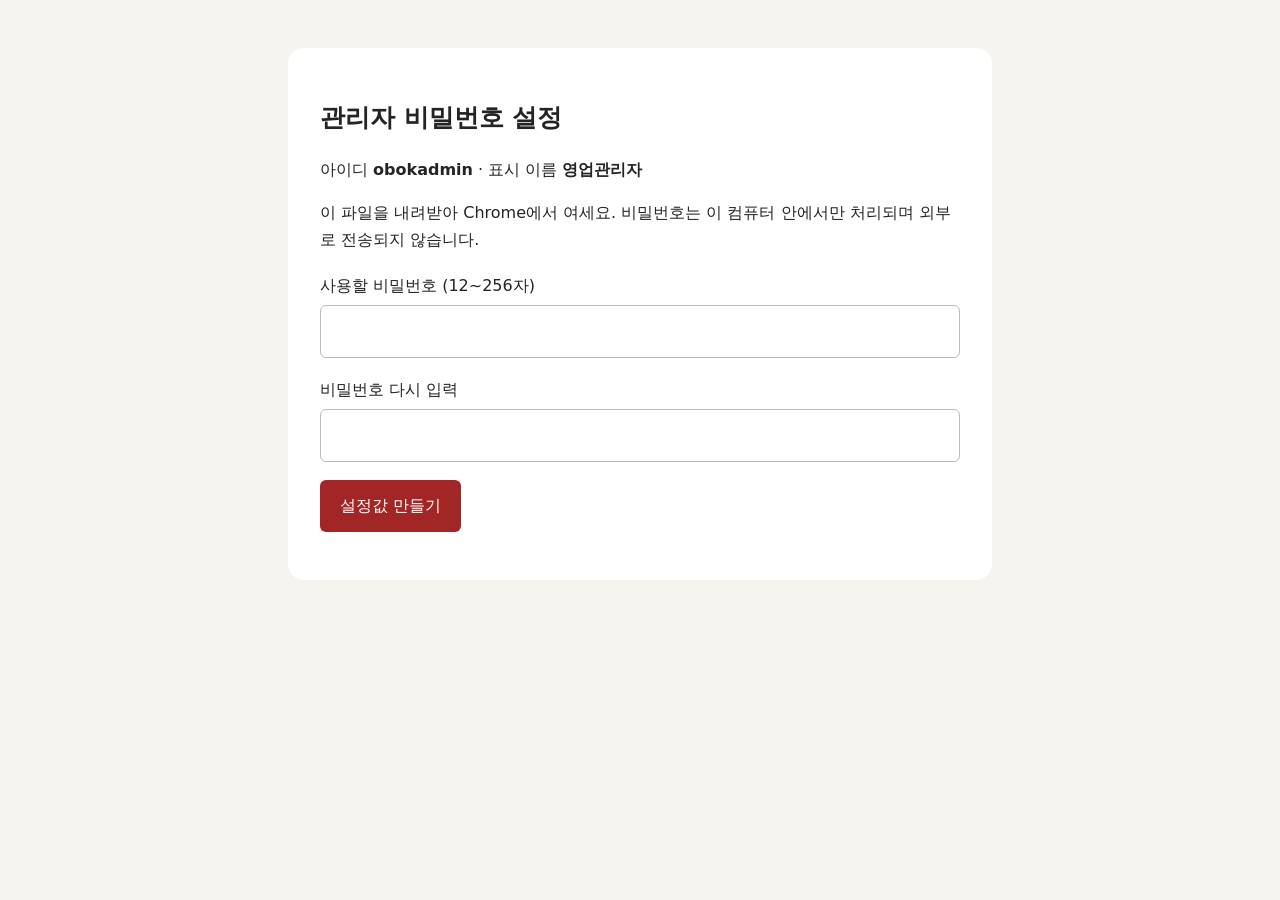
<file: staff/account-setup.html>
<!doctype html>
<html lang="ko">
<meta charset="utf-8">
<meta name="viewport" content="width=device-width,initial-scale=1">
<meta http-equiv="Content-Security-Policy" content="default-src 'none'; script-src 'unsafe-inline'; style-src 'unsafe-inline'; connect-src 'none'; form-action 'none'; base-uri 'none'">
<title>오복식품 관리자 비밀번호 설정</title>
<style>
body{font:16px/1.7 system-ui,sans-serif;background:#f6f4ef;color:#242424;margin:0;padding:24px}main{max-width:640px;margin:24px auto;background:white;padding:32px;border-radius:16px}h1{font-size:25px}label{display:block;margin:18px 0 6px}input,textarea,button{font:inherit;box-sizing:border-box}input,textarea{width:100%;padding:12px;border:1px solid #bbb;border-radius:6px}button{padding:12px 20px;background:#a32626;color:white;border:0;border-radius:6px;cursor:pointer;margin:18px 8px 0 0}button:disabled{opacity:.5}textarea{height:170px;font-size:13px;word-break:break-all}small{color:#666}#message{color:#9b2323}code{background:#eee;padding:3px 6px}
</style>
<main>
<h1>관리자 비밀번호 설정</h1>
<p>아이디 <strong>obokadmin</strong> · 표시 이름 <strong>영업관리자</strong></p>
<p>이 파일을 내려받아 Chrome에서 여세요. 비밀번호는 이 컴퓨터 안에서만 처리되며 외부로 전송되지 않습니다.</p>
<form id="form">
<label for="password">사용할 비밀번호 (12~256자)</label>
<input id="password" type="password" minlength="12" maxlength="256" autocomplete="new-password" required>
<label for="confirm">비밀번호 다시 입력</label>
<input id="confirm" type="password" minlength="12" maxlength="256" autocomplete="new-password" required>
<button id="generate" type="submit">설정값 만들기</button>
</form>
<p id="message" role="status"></p>
<section id="result" hidden>
<label for="output">Cloudflare에 붙여 넣을 계정 설정값</label>
<textarea id="output" readonly spellcheck="false"></textarea>
<button id="copy" type="button">설정값 복사</button>
<p>Cloudflare 직원용 서버 Settings → Add variable</p>
<ul><li>Key: <code>STAFF_USERS_JSON</code></li><li>Value: 위 설정값 전체 붙여 넣기</li><li>Secret: 체크 → Add variable and deploy</li></ul>
<small>직원 계정이 이미 등록되어 있다면 이 값만으로 덮어쓰지 마세요. 이 도구는 첫 관리자 계정용입니다. 비밀번호와 설정값을 채팅이나 공개 저장소에 올리지 마세요.</small>
</section>
</main>
<script>
const $=id=>document.getElementById(id);
const hex=bytes=>Array.from(bytes,b=>b.toString(16).padStart(2,'0')).join('');
async function makeAccount(password){
 const salt=crypto.getRandomValues(new Uint8Array(16));
 const key=await crypto.subtle.importKey('raw',new TextEncoder().encode(password),'PBKDF2',false,['deriveBits']);
 const bits=await crypto.subtle.deriveBits({name:'PBKDF2',hash:'SHA-256',iterations:100000,salt},key,256);
 return [{username:'obokadmin',name:'영업관리자',role:'admin',salt:hex(salt),hash:hex(new Uint8Array(bits))}];
}
$('form').addEventListener('submit',async event=>{
 event.preventDefault();$('result').hidden=true;$('output').value='';
 if($('password').value.length<12||$('password').value.length>256){$('message').textContent='비밀번호를 12~256자로 입력해 주세요.';return;}
 if($('password').value!==$('confirm').value){$('message').textContent='두 비밀번호가 일치하지 않습니다.';return;}
 if(!globalThis.crypto?.subtle){$('message').textContent='이 파일을 내려받은 뒤 Chrome에서 직접 열어 주세요.';return;}
 $('generate').disabled=true;
 try{$('output').value=JSON.stringify(await makeAccount($('password').value));$('result').hidden=false;$('password').value='';$('confirm').value='';$('message').textContent='설정값이 만들어졌습니다. 비밀번호는 따로 기억해 두세요.';}
 catch{$('message').textContent='생성하지 못했습니다. 파일을 Chrome에서 다시 열어 주세요.';}
 finally{$('generate').disabled=false;}
});
$('copy').addEventListener('click',async()=>{
 try{await navigator.clipboard.writeText($('output').value);$('message').textContent='설정값을 복사했습니다.';}
 catch{$('output').focus();$('output').select();$('message').textContent='설정값이 선택됐습니다. Ctrl+C로 복사해 주세요.';}
});
</script>
</html>
</file>
<file: assets/style.css>
:root{--red:#a71922;--red2:#cc2933;--ink:#171411;--muted:#6d635c;--cream:#f4efe7;--gold:#c7a568;--dark:#1a1311;--max:1240px}
*{box-sizing:border-box}html{scroll-behavior:smooth}body{margin:0;background:#fff;color:var(--ink);font-family:"Noto Sans",sans-serif;line-height:1.65}img{display:block;width:100%}a{text-decoration:none;color:inherit}.container{width:min(var(--max),calc(100% - 44px));margin:auto}.header{position:fixed;z-index:100;top:0;left:0;right:0;height:76px;color:#fff;display:flex;align-items:center;justify-content:space-between;padding:0 max(22px,calc((100vw - var(--max))/2));transition:.3s}.header.scrolled{background:rgba(25,18,16,.96);box-shadow:0 8px 25px rgba(0,0,0,.17);backdrop-filter:blur(12px)}.brand,.footer-brand{display:flex;align-items:center;gap:12px}.logo-mark{width:42px;height:42px;flex:0 0 auto}.brand b,.footer-brand b{display:block;letter-spacing:.09em}.brand small,.footer-brand small{display:block;font-size:10px;letter-spacing:.16em;opacity:.72}.nav{display:flex;align-items:center;gap:22px;font-size:13px}.nav a{position:relative;padding:10px 0}.nav a:not(.lang):after{content:"";position:absolute;left:0;right:100%;bottom:5px;height:1px;background:var(--gold);transition:.25s}.nav a:hover:after{right:0}.lang-wrap{position:relative}.lang{border:1px solid rgba(255,255,255,.36);padding:8px 13px!important;border-radius:2px;cursor:pointer;background:none;color:inherit}.lang-menu{display:none;position:absolute;right:0;top:44px;background:#fff;color:#222;min-width:145px;padding:7px;box-shadow:0 14px 32px rgba(0,0,0,.2)}.lang-menu.open{display:block}.lang-menu a{display:block;padding:9px 11px}.lang-menu a:hover{background:#f4efe7}.menu{display:none;border:0;background:none;color:#fff;font-size:27px}.hero{height:100svh;min-height:720px;position:relative;background:url('../assets/hero.webp') center/cover no-repeat;color:#fff;display:flex;align-items:center;overflow:hidden}.hero:before{content:"";position:absolute;inset:0;background:linear-gradient(90deg,rgba(8,8,8,.84),rgba(10,10,10,.56) 50%,rgba(10,10,10,.12) 82%)}.hero-content{position:relative;z-index:2;padding-top:38px;max-width:760px}.eyebrow,.kicker{font-size:12px;letter-spacing:.23em;font-weight:800;color:var(--gold);text-transform:uppercase}.hero h1{font-family:"Noto Sans",sans-serif;font-size:clamp(47px,6vw,84px);line-height:1.06;margin:13px 0 18px;letter-spacing:-.035em}.hero h1 em{color:#f2c8aa;font-style:normal}.hero .slogan{font-size:clamp(21px,2.1vw,31px);font-family:"Noto Sans",sans-serif;margin:0 0 16px}.hero .lead{max-width:660px;color:rgba(255,255,255,.83)}.actions{display:flex;gap:11px;margin-top:28px}.btn{display:inline-flex;align-items:center;justify-content:center;padding:13px 25px;font-weight:700;border-radius:2px;transition:.25s}.btn-primary{background:var(--red2);color:#fff}.btn-primary:hover{background:#a71821;transform:translateY(-2px)}.btn-ghost{border:1px solid rgba(255,255,255,.72);color:#fff}.stats{position:absolute;z-index:3;left:0;right:0;bottom:0;background:rgba(24,19,17,.9);backdrop-filter:blur(7px);display:grid;grid-template-columns:repeat(4,1fr);padding:21px max(22px,calc((100vw - var(--max))/2))}.stat{border-right:1px solid rgba(255,255,255,.18)}.stat:last-child{border:0}.stat b{display:block;font-size:22px}.stat span{font-size:12px;color:#d7d0cb}.section{padding:105px 0}.split{display:grid;grid-template-columns:1.05fr .95fr;gap:76px;align-items:center}.section h2{font-family:"Noto Sans",sans-serif;font-size:clamp(36px,4vw,55px);line-height:1.18;margin:12px 0 22px}.muted{color:var(--muted)}.photo{position:relative;overflow:hidden}.photo img{aspect-ratio:4/3;object-fit:cover}.photo-tag{position:absolute;left:0;bottom:0;background:var(--red);color:#fff;padding:10px 16px;font-size:11px;letter-spacing:.16em}.facts{display:grid;grid-template-columns:1fr 1fr;gap:16px;margin-top:30px}.facts div{border-top:1px solid #ded5cc;padding-top:13px}.facts b,.facts span{display:block}.facts span{font-size:13px;color:var(--muted)}.products{background:var(--cream)}.section-head{display:flex;justify-content:space-between;align-items:end;gap:40px;margin-bottom:44px}.section-head h2{margin-bottom:0}.section-head>p{max-width:510px;color:var(--muted)}.product-grid{display:grid;grid-template-columns:repeat(5,1fr);gap:16px}.product-card{background:#fff;display:flex;flex-direction:column;overflow:hidden;box-shadow:0 10px 30px rgba(40,25,15,.04);transition:.27s}.product-card:hover{transform:translateY(-7px);box-shadow:0 20px 42px rgba(40,25,15,.11)}.product-image{height:260px;display:flex;align-items:center;justify-content:center;background:#fff;overflow:hidden}.product-image img{width:100%;height:100%;object-fit:contain;padding:13px}.product-card:first-child .product-image img{object-fit:cover;padding:0}.product-body{padding:21px;display:flex;flex-direction:column;flex:1}.num{font-weight:800;color:var(--red)}.product-card h3{font-size:20px;margin:4px 0 11px}.product-card p{font-size:13px;color:var(--muted);margin:0 0 20px}.product-card small{margin-top:auto;letter-spacing:.06em}.factory-band{display:grid;grid-template-columns:1.45fr .75fr;background:#1b1b19;color:#fff}.factory-band img{height:100%;min-height:590px;object-fit:cover}.factory-copy{padding:70px 6vw 70px 55px;align-self:center}.factory-copy p{color:#c5bfba}.factory-copy ul{columns:2;padding-left:18px}.bulk-grid{display:grid;grid-template-columns:1.15fr .85fr;gap:20px}.bulk-main,.bulk-side{background:#f7f3ed}.bulk-main{display:grid;grid-template-columns:1fr 1fr;align-items:center;padding:35px}.bulk-main img{height:440px;object-fit:contain}.bulk-copy h3{font-size:34px;margin:5px 0 13px}.chips{display:flex;flex-wrap:wrap;gap:8px;margin-top:22px}.chips span{border:1px solid #d6cbc0;border-radius:999px;padding:7px 12px;font-size:12px}.bulk-side{display:grid;grid-template-columns:1fr 1fr;gap:1px;background:#ded7cf}.bulk-item{background:#fff;padding:18px;text-align:center}.bulk-item img{height:215px;object-fit:contain}.bulk-item b{display:block;margin-top:8px}.gift{background:#221917;color:#fff}.gift-grid{display:grid;grid-template-columns:1fr 1fr;gap:55px;align-items:center}.gift-gallery{display:grid;grid-template-columns:1.1fr .9fr;gap:14px;align-items:center}.gift-gallery img{background:#fff;object-fit:contain}.gift-gallery img:first-child{height:440px}.gift-gallery img:last-child{height:330px}.gift p{color:#d1c6bf}.gift-list{display:flex;gap:10px;flex-wrap:wrap;margin-top:24px}.gift-list span{border:1px solid rgba(255,255,255,.3);padding:8px 13px;font-size:12px}.process{display:grid;grid-template-columns:repeat(5,1fr);gap:12px}.step{padding:26px 18px;border:1px solid #ddd;min-height:200px}.step strong{font-size:28px;color:var(--red)}.step h3{margin:14px 0 5px}.step p{font-size:13px;color:var(--muted)}.quality{background:#f7f7f5}.contact{position:relative;background:var(--dark);color:#fff;padding:100px 0 35px;overflow:hidden}.contact:before{content:"";position:absolute;inset:0;background:radial-gradient(circle at 85% 15%,rgba(140,34,39,.20),transparent 35%)}.contact .container{position:relative}.contact-grid{display:grid;grid-template-columns:1.05fr .95fr;gap:70px}.contact h2{font-size:clamp(38px,4.6vw,64px)}.contact p{color:#d1c6c0}.benefits{display:grid;grid-template-columns:repeat(4,1fr);gap:14px;margin-top:34px}.benefit{text-align:center}.benefit i{font-style:normal;width:65px;height:65px;border:1px solid rgba(255,255,255,.32);border-radius:50%;display:grid;place-items:center;margin:0 auto 10px;font-size:22px}.benefit b{display:block}.benefit small{color:#b9aaa2}.contact-info{border-left:1px solid rgba(255,255,255,.24);padding-left:58px}.contact-info .mail{display:block;color:#e43a43;font-size:29px;font-weight:800;margin:10px 0 28px}.details{display:grid;gap:14px}.details div{display:flex;gap:12px;align-items:center}.details i{font-style:normal;width:34px;height:34px;border:1px solid rgba(255,255,255,.3);border-radius:50%;display:grid;place-items:center}.footer{position:relative;border-top:1px solid rgba(255,255,255,.17);margin-top:65px;padding-top:25px;display:flex;justify-content:space-between;align-items:end;gap:25px;color:#b9aaa2;font-size:12px}.footer-links{display:flex;gap:16px;flex-wrap:wrap;margin-bottom:10px}.footer-brand .logo-mark{width:52px;height:52px}.footer-brand b{font-size:26px;color:#fff}.reveal{opacity:0;transform:translateY(22px);transition:.7s}.reveal.show{opacity:1;transform:none}
@media(max-width:980px){.menu{display:block}.nav{display:none;position:absolute;top:76px;left:0;right:0;background:#211916;flex-direction:column;align-items:stretch;padding:18px 22px;gap:0}.nav.open{display:flex}.nav>a{padding:11px 0}.lang-wrap{margin-top:6px}.lang-menu{position:static;margin-top:6px}.split,.factory-band,.bulk-grid,.gift-grid,.contact-grid{grid-template-columns:1fr}.factory-copy{padding:55px 24px}.product-grid{grid-template-columns:repeat(2,1fr)}.process{grid-template-columns:repeat(2,1fr)}.contact-info{border:0;border-top:1px solid rgba(255,255,255,.24);padding:38px 0 0}.section-head{display:block}.bulk-main{grid-template-columns:1fr 1fr}}
@media(max-width:600px){.container{width:calc(100% - 32px)}.header{height:68px}.nav{top:68px}.brand small{display:none}.hero{min-height:740px;background-position:43% center}.hero-content{padding-bottom:150px}.hero h1{font-size:43px}.stats{grid-template-columns:1fr 1fr;padding:12px 16px;gap:8px}.stat:nth-child(2){border:0}.section{padding:72px 0}.split{gap:38px}.facts,.product-grid,.process,.benefits,.bulk-side{grid-template-columns:1fr}.product-image{height:300px}.bulk-main{grid-template-columns:1fr;padding:22px}.bulk-main img{height:330px}.gift-gallery{grid-template-columns:1fr}.gift-gallery img:first-child,.gift-gallery img:last-child{height:auto}.contact-info .mail{font-size:21px;word-break:break-all}.footer{display:block}.footer-brand{margin-top:25px}.factory-copy ul{columns:1}}

.obok-social-links{margin-top:18px;padding-top:14px;border-top:1px solid rgba(255,255,255,.18);display:grid;gap:9px}.obok-social-links a{display:grid;grid-template-columns:24px 86px 1fr 18px;gap:8px;align-items:center;color:#fff;font-size:12px}.obok-social-links a b{font-weight:500;color:rgba(255,255,255,.82);overflow-wrap:anywhere}.social-badge{width:22px;height:22px;border-radius:6px;display:grid;place-items:center;color:#fff;font-weight:800;font-size:13px}.social-badge.instagram{background:linear-gradient(135deg,#7b2cff,#ff304f,#ffb52e)}.social-badge.naver{background:#03c75a}.external{color:#d7a43a;font-size:16px}
</file>
<file: staff/style.css>
:root{--red:#a91e2c;--ink:#302522;--muted:#776b65;--line:#e7ded8;--bg:#f8f5f1}*{box-sizing:border-box}body{margin:0;background:var(--bg);color:var(--ink);font:15px/1.6 system-ui,'Noto Sans KR',sans-serif}[hidden]{display:none!important}header{display:flex;justify-content:space-between;align-items:center;padding:18px max(20px,calc((100vw - 1100px)/2));background:white;border-bottom:1px solid var(--line);gap:12px}header div{display:flex;gap:15px;align-items:center;font-size:13px}a{color:inherit;text-decoration:none}.brand{font-size:21px;font-weight:800;white-space:nowrap}.brand small{font-size:12px;color:var(--red);margin-left:8px}main{max-width:1100px;margin:auto;padding:40px 22px}.intro{margin-bottom:28px}.eyebrow{font-weight:700;color:var(--red);font-size:12px;letter-spacing:.12em}h1{font-size:clamp(28px,4vw,42px);line-height:1.35;letter-spacing:-.05em;margin:12px 0}h2{font-size:20px;margin:0 0 16px}p{margin:10px 0 18px}.intro p,.muted,.login p{color:var(--muted)}.muted{font-size:12px}.card{background:white;border:1px solid var(--line);border-radius:16px;padding:28px;margin-bottom:24px}.login{max-width:440px}.fields{display:grid;grid-template-columns:repeat(4,1fr);gap:16px}label{display:block;font-size:13px;font-weight:650;margin:12px 0}input,select,textarea{font:inherit;width:100%;padding:12px;border:1px solid #d8cec7;border-radius:8px;background:#fff;color:var(--ink);margin-top:7px}input:focus,select:focus,textarea:focus{outline:2px solid #cc7a83;outline-offset:2px}textarea{min-height:85px}button{font:inherit;font-size:13px;border:1px solid var(--line);border-radius:8px;background:white;padding:10px 16px;cursor:pointer;color:var(--ink)}button:hover{background:#f8eee8}button:disabled{opacity:.55;cursor:wait}.primary{background:var(--red);color:#fff;border-color:var(--red);font-weight:700;padding:13px 24px}.primary:hover{background:#861724}.section-head{display:flex;justify-content:space-between;gap:15px;align-items:center;flex-wrap:wrap}.section-head>span,#result-tag{font-size:12px;color:var(--muted)}.step{display:inline-flex;background:var(--bg);border-radius:50%;width:30px;height:30px;align-items:center;justify-content:center;color:var(--red);margin-right:8px}.upload{border:1px dashed #c9b8aa;border-radius:12px;padding:20px;background:#fcfaf8}.upload span{display:block;font-size:12px;color:var(--muted);font-weight:400;margin-top:8px}.upload input{border:0;padding:4px}.photos{display:grid;grid-template-columns:repeat(2,minmax(0,1fr));gap:14px;margin:15px 0}.photo{position:relative}.photo img{width:100%;display:block;border-radius:8px}.photo .box{position:absolute;border:2px solid #f32343;background:#ff335510;color:#fff;font-size:11px;pointer-events:none}.box b{background:#981524;padding:1px 4px}.photo small{display:block}.metrics{display:grid;grid-template-columns:repeat(3,1fr);gap:12px;margin:22px 0}.metrics div{padding:18px;background:var(--bg);border-radius:10px}.metrics span{display:block;font-size:12px;color:var(--muted)}.metrics strong{font-size:30px}.metrics div:first-child{background:#f8e9eb;color:var(--red)}.table-wrap{overflow:auto}table{width:100%;border-collapse:collapse;margin:16px 0}th{text-align:left;background:var(--bg);font-size:12px}td,th{padding:11px;border-bottom:1px solid var(--line)}td input,td select{margin:0;min-width:90px;padding:8px}td:nth-child(4) input{min-width:180px}details summary{cursor:pointer;font-weight:700;margin:20px 0 8px}.check{display:flex;gap:10px;align-items:center}.check input{width:auto;margin:0}.actions,.tabs{display:flex;gap:10px}.tabs{margin-bottom:18px}.tabs .active{background:var(--ink);color:white}#notice:not(:empty){border:1px solid #e6c6a1;background:#fff1db;padding:13px;border-radius:8px}.warning:not(:empty){border-left:3px solid #bc7d30;background:#fff7e8;padding:12px;font-size:13px}.bar{display:flex;height:20px;margin-bottom:8px;background:#eee;border-radius:4px;overflow:hidden}.bar span{background:var(--red)}.bar-label{display:flex;justify-content:space-between;font-size:12px}.record{border-bottom:1px solid var(--line);padding:18px 0;display:flex;gap:16px;align-items:center;justify-content:space-between}.record small{display:block;color:var(--muted)}footer{text-align:center;padding:25px;color:var(--muted);font-size:12px}@media(max-width:650px){main{padding:25px 14px}.card{padding:20px}.fields{grid-template-columns:1fr 1fr}.metrics{gap:7px}.metrics div{padding:12px}.metrics strong{font-size:24px}.metrics span{font-size:11px}header{padding:14px}header #user{display:none}.photos{grid-template-columns:1fr}.actions{flex-wrap:wrap}}

.save-status:empty{display:none}.save-status{padding:14px 16px;border-radius:8px;background:#f5f3ef;font-weight:700}.save-status.success{background:#e8f5ec;color:#176337;border:1px solid #a8d5b4}.save-status.error{background:#fff0ed;color:#9e2920;border:1px solid #e8b8af}#save:disabled{cursor:default;opacity:.7}

.credential-card{background:#edf7f0;border:1px solid #a8d5b4;border-radius:10px;padding:20px;margin:24px 0}.credential-card textarea{font-family:inherit;background:white;resize:vertical}#account-create{padding-bottom:24px;border-bottom:1px solid var(--line)}#account-list .actions{flex-wrap:wrap}#account-list .record{flex-wrap:wrap}#accounts-status:not(:empty){padding:12px;background:#fff1db;border-radius:8px}#password-form button{margin:6px 6px 0 0}
</file>
